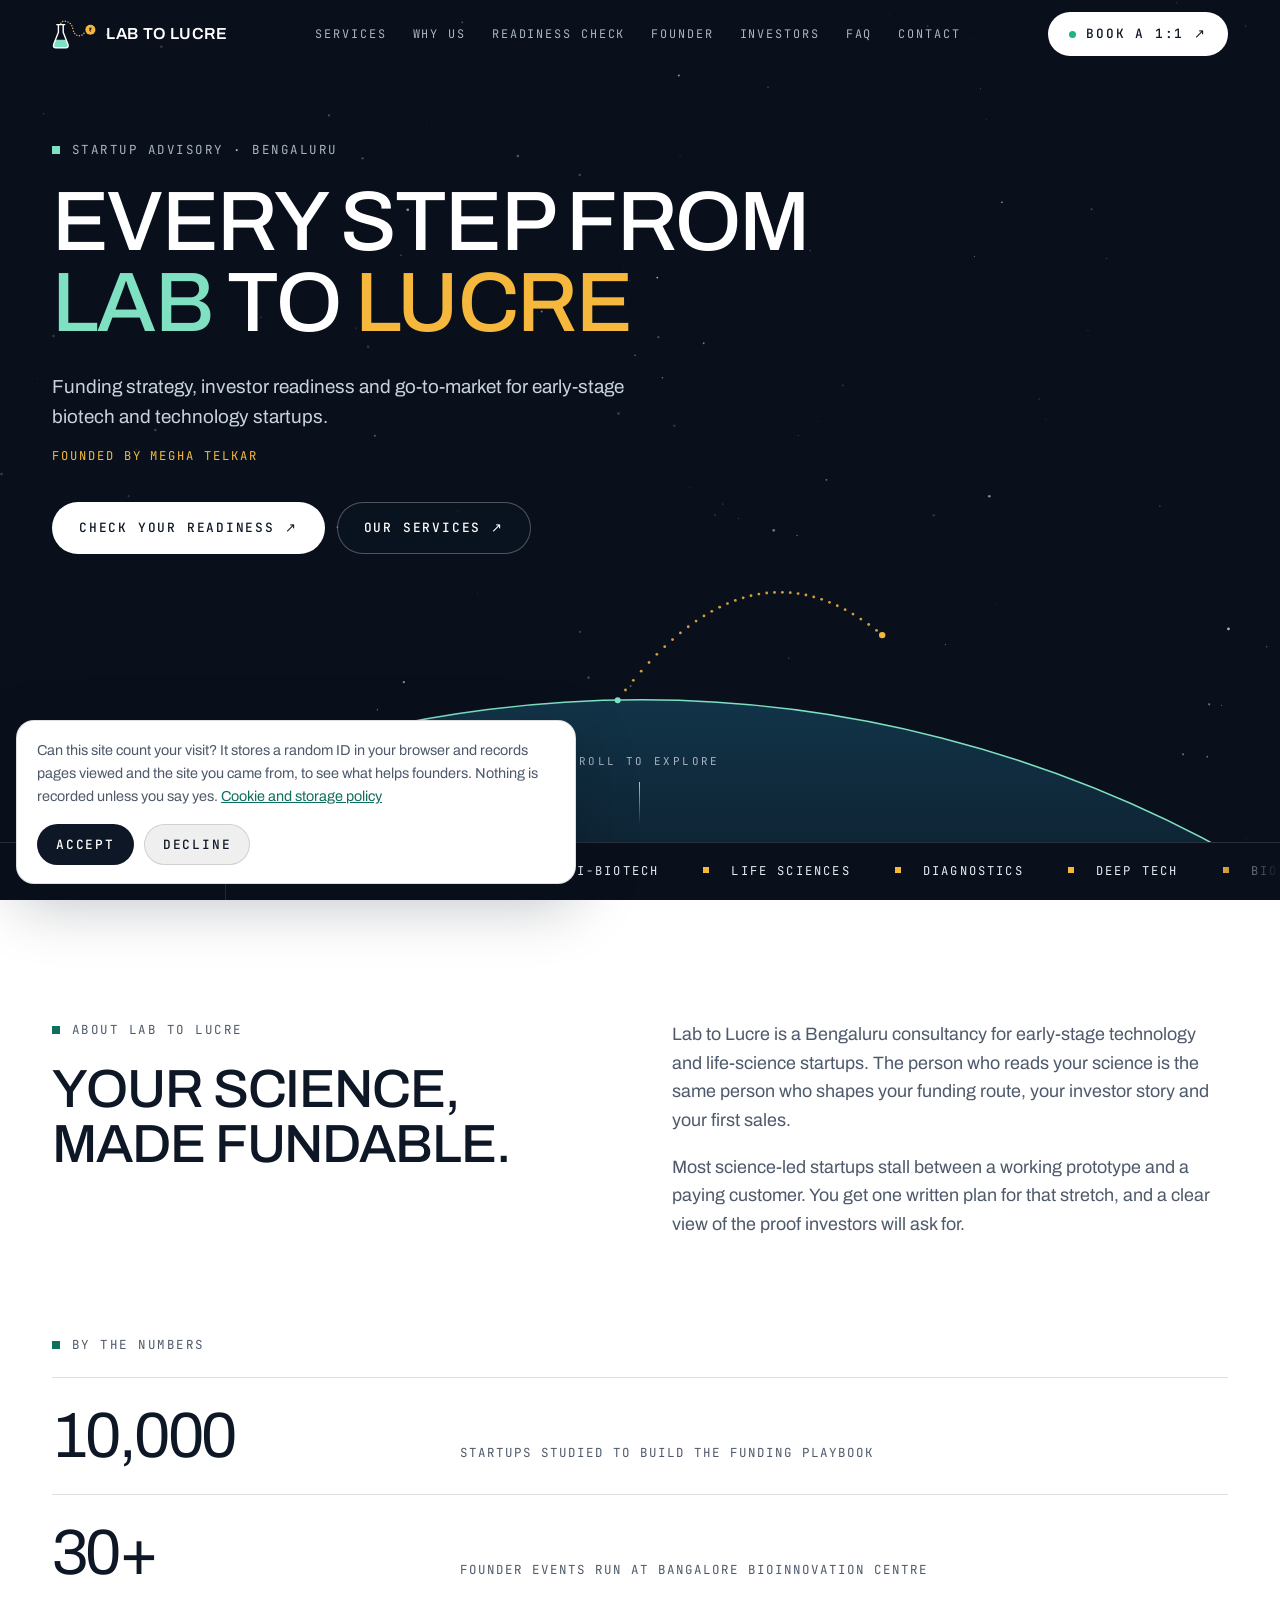
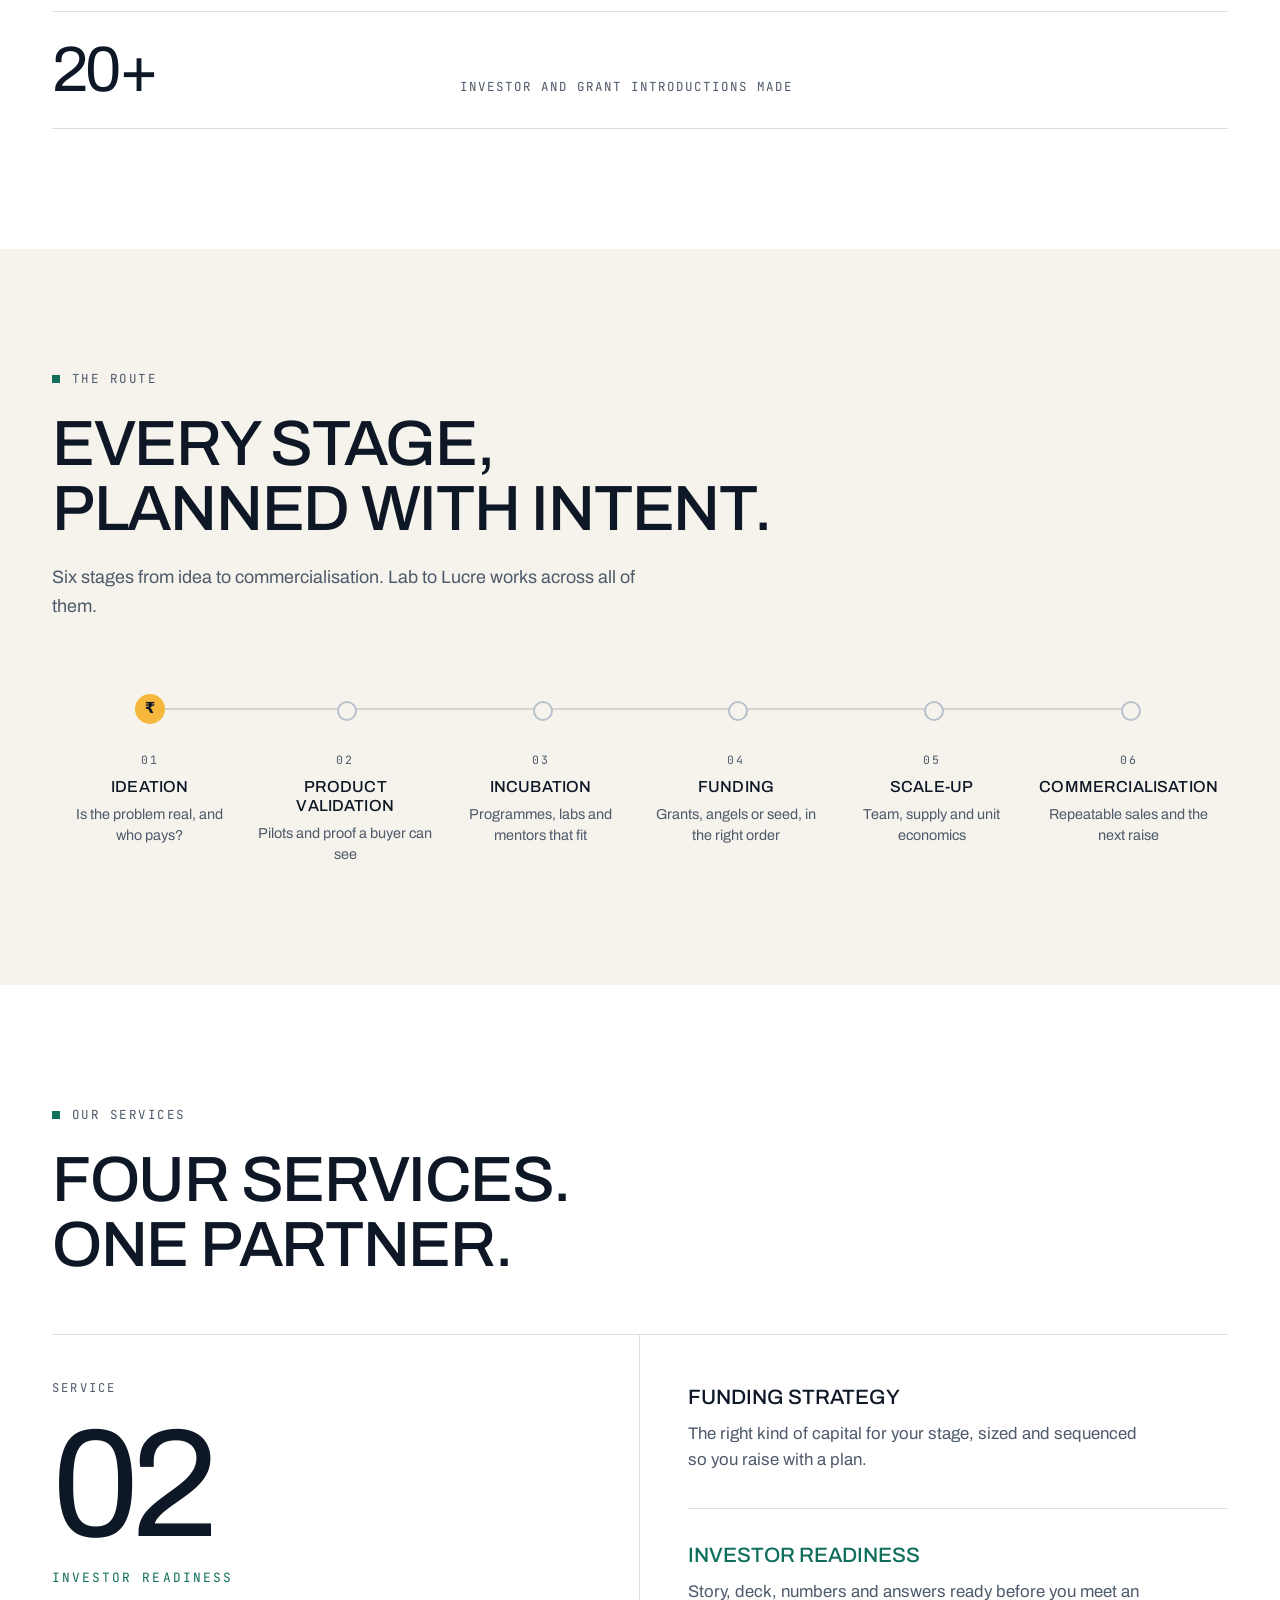
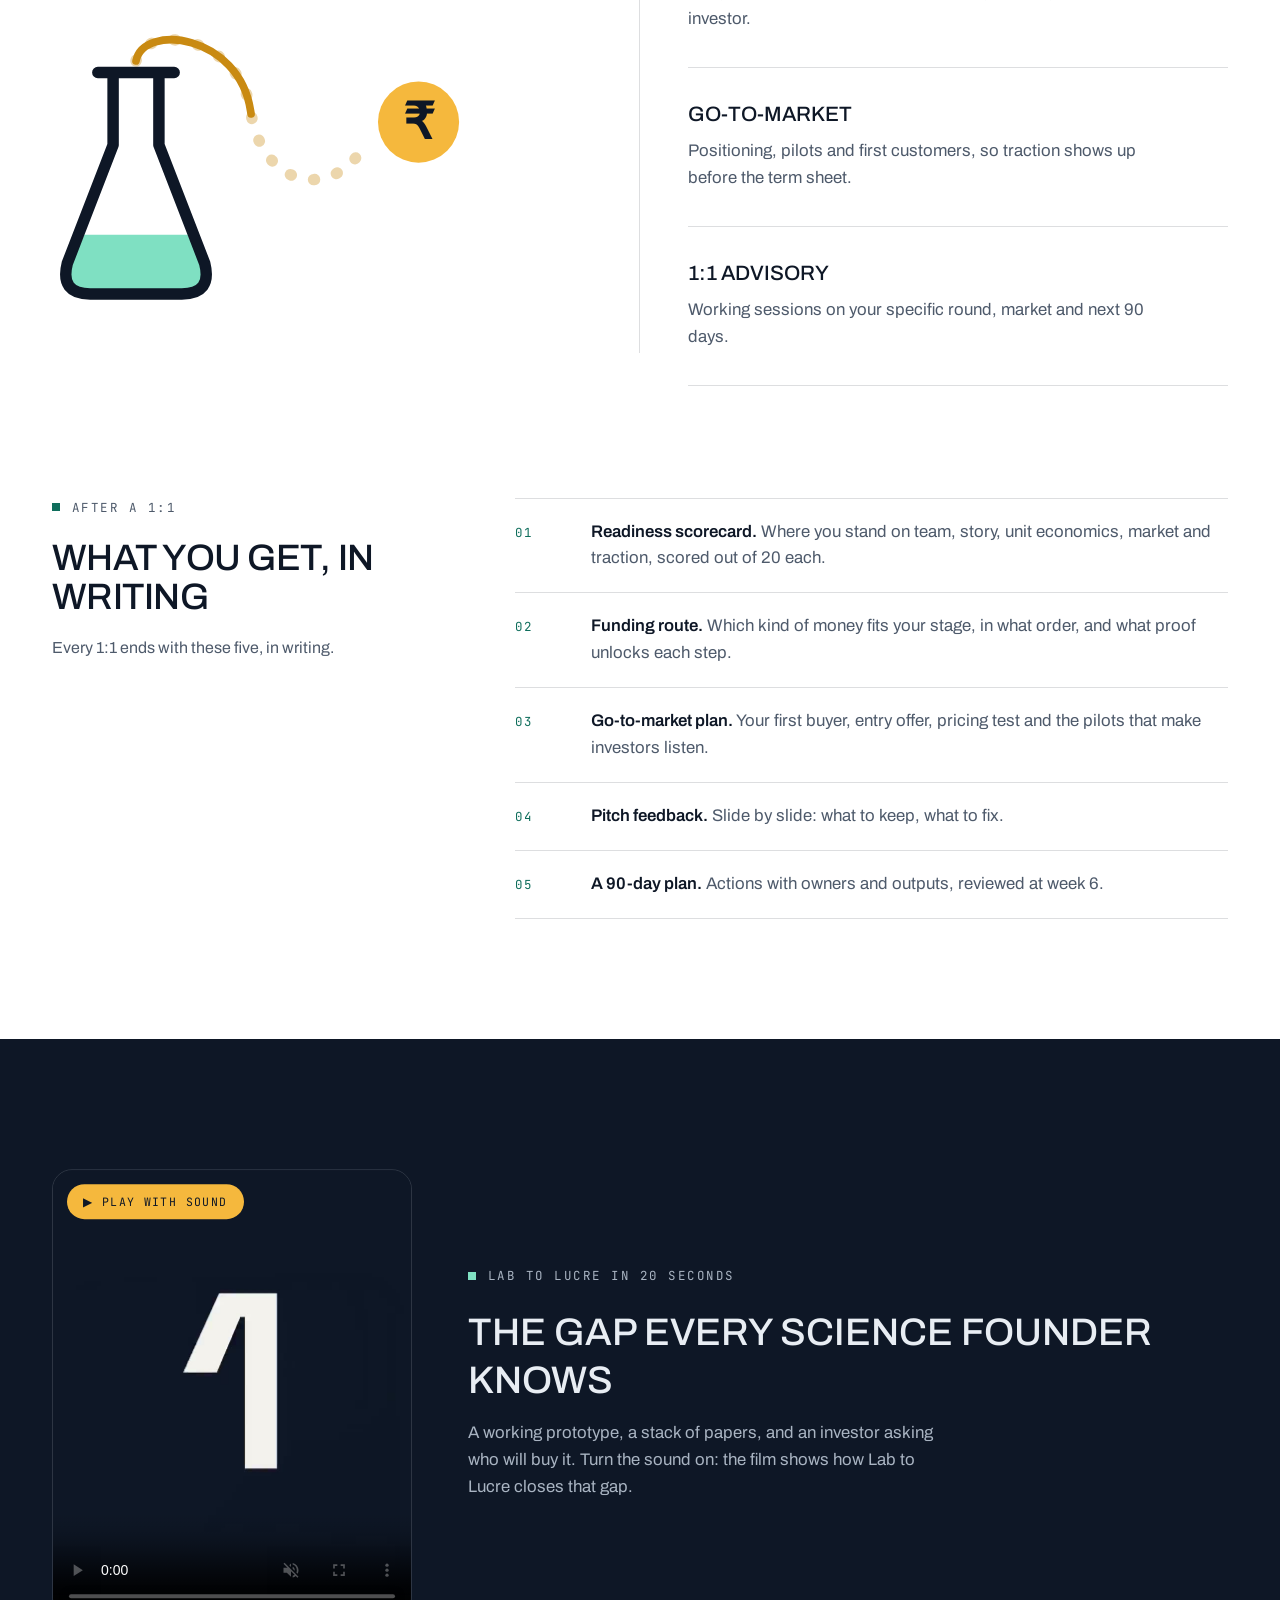
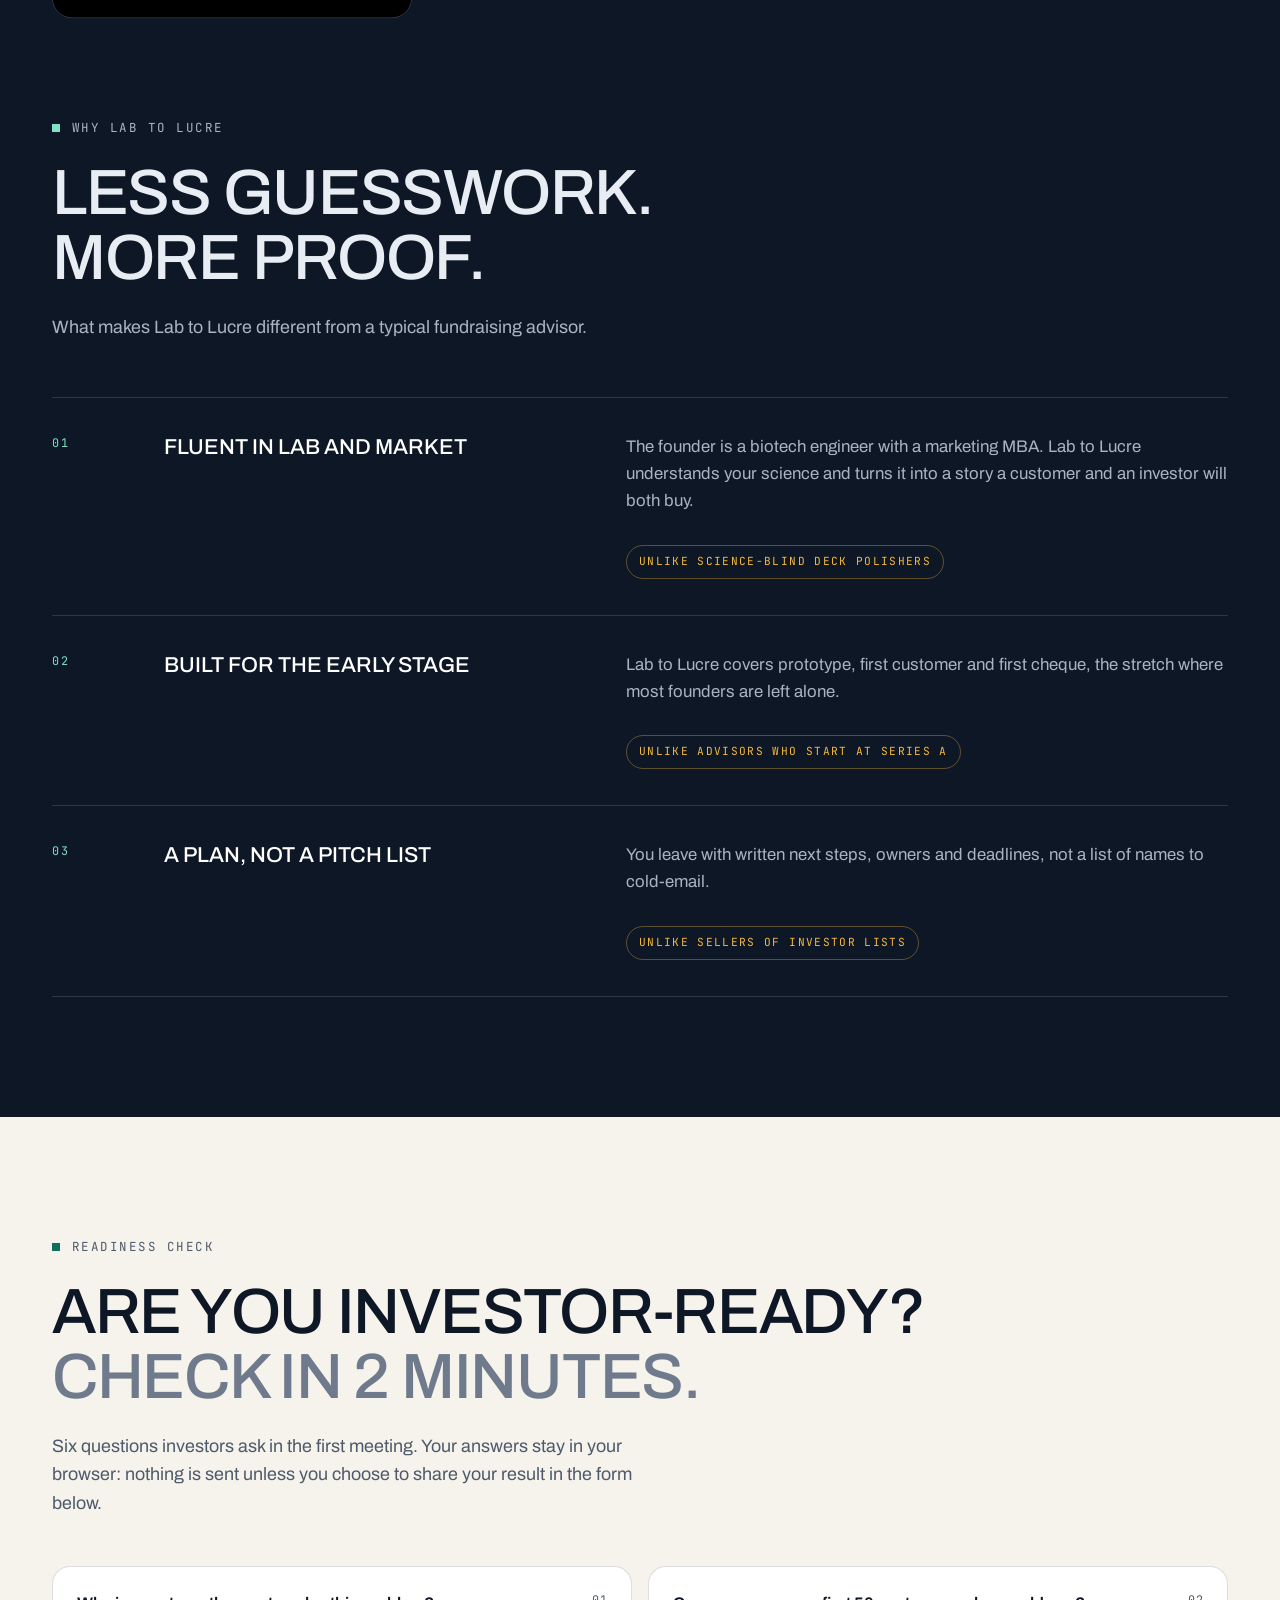
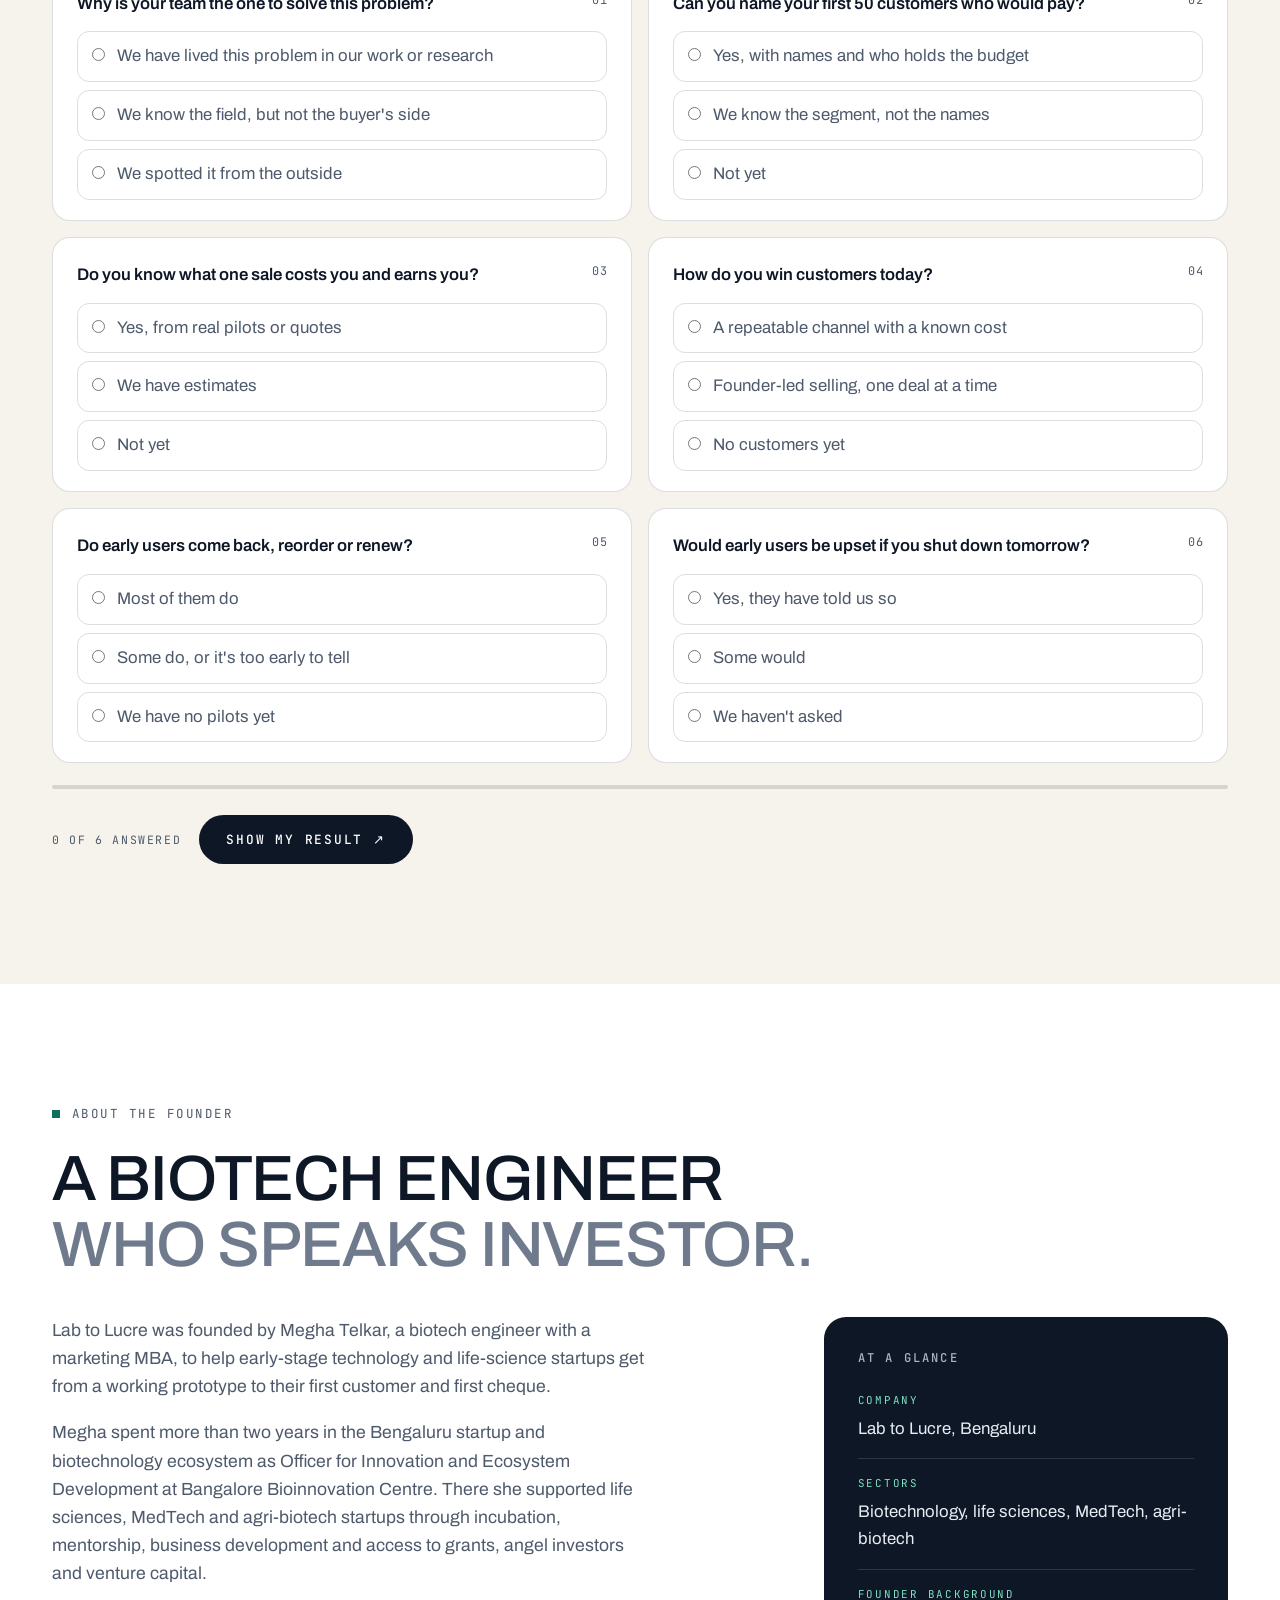
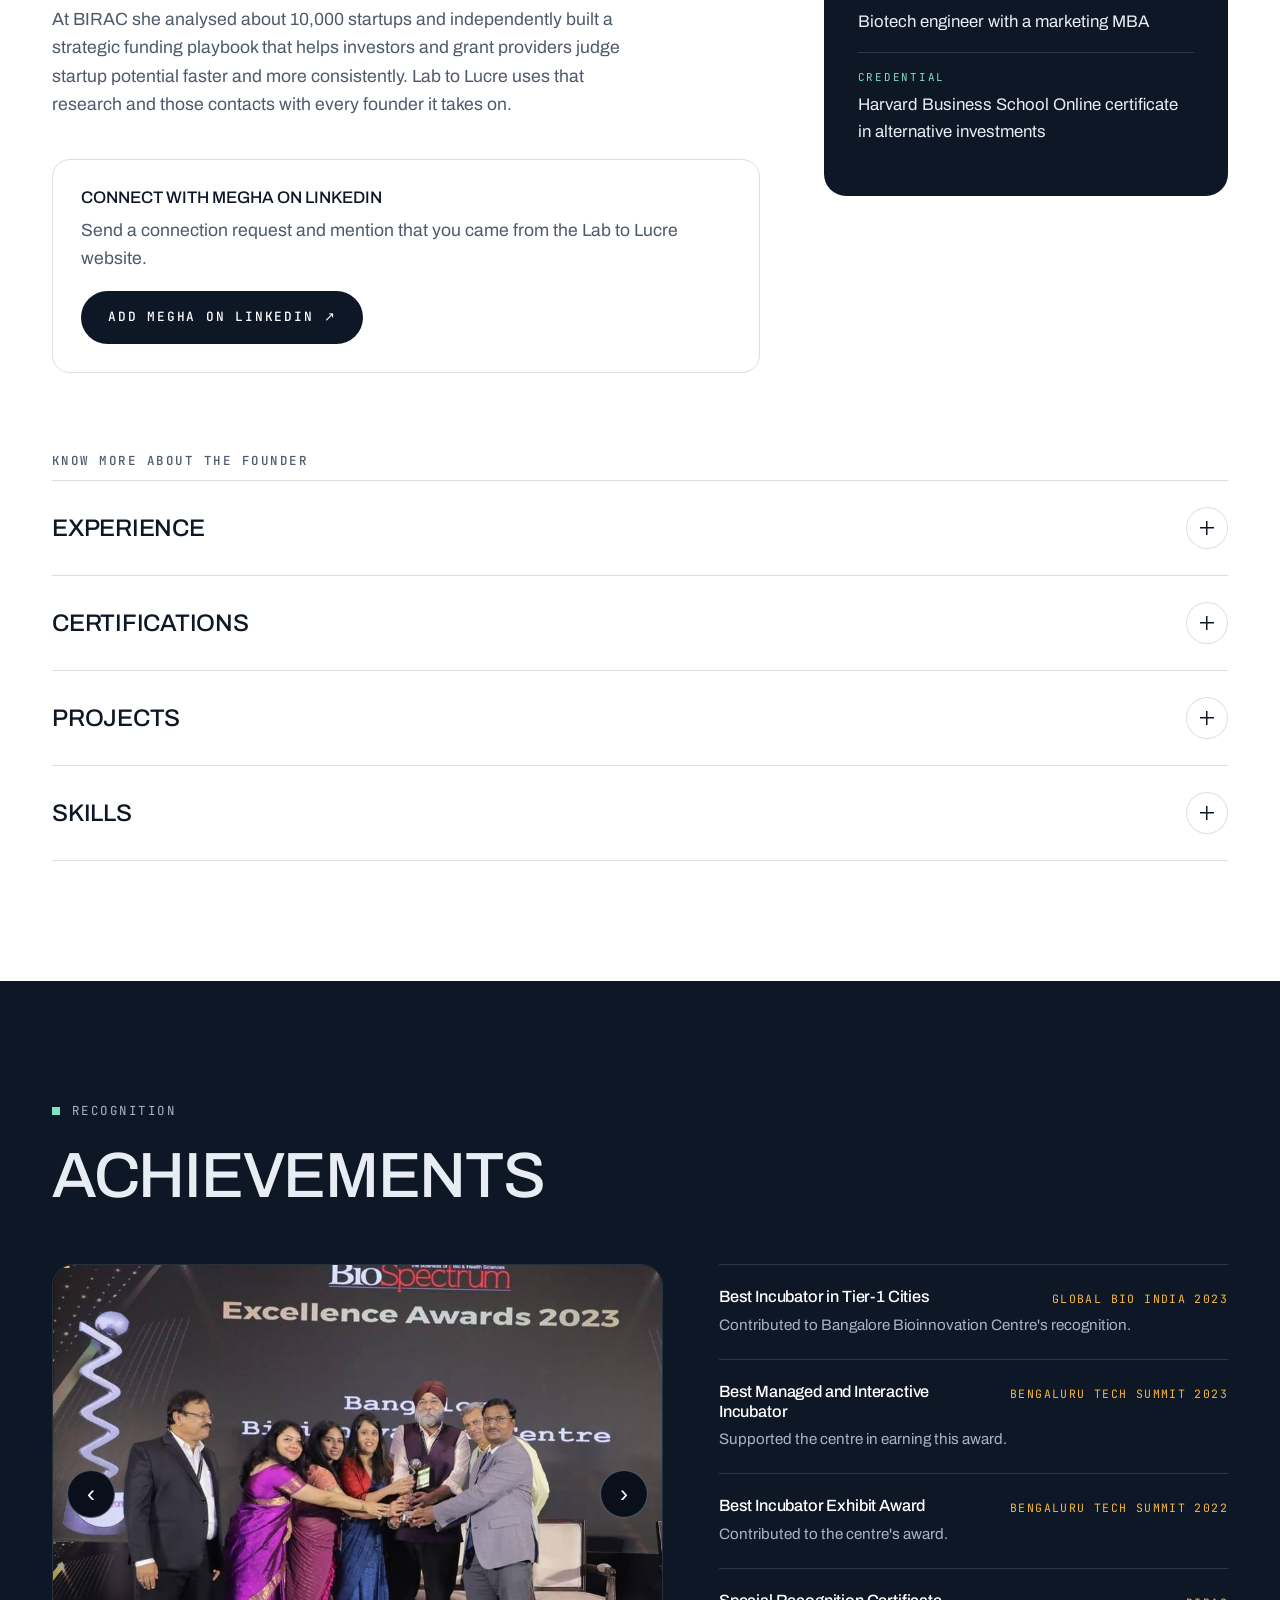
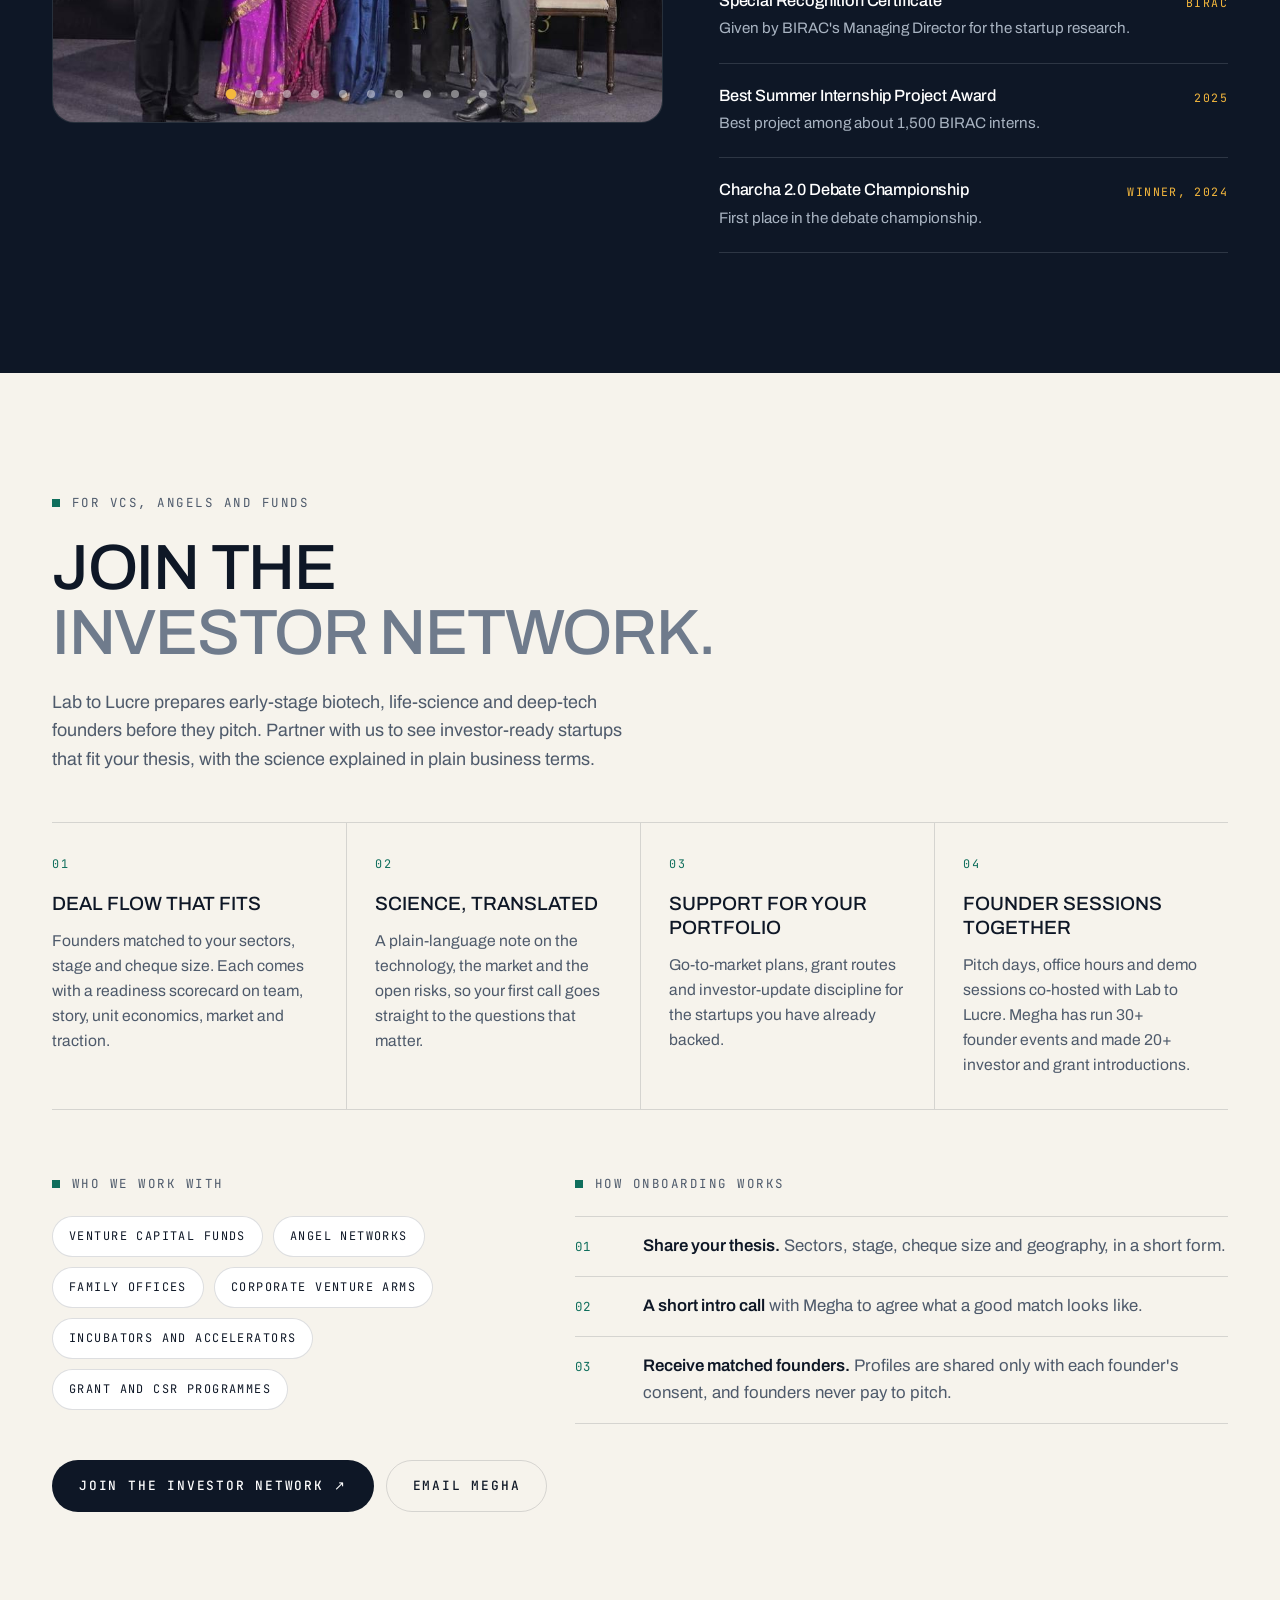
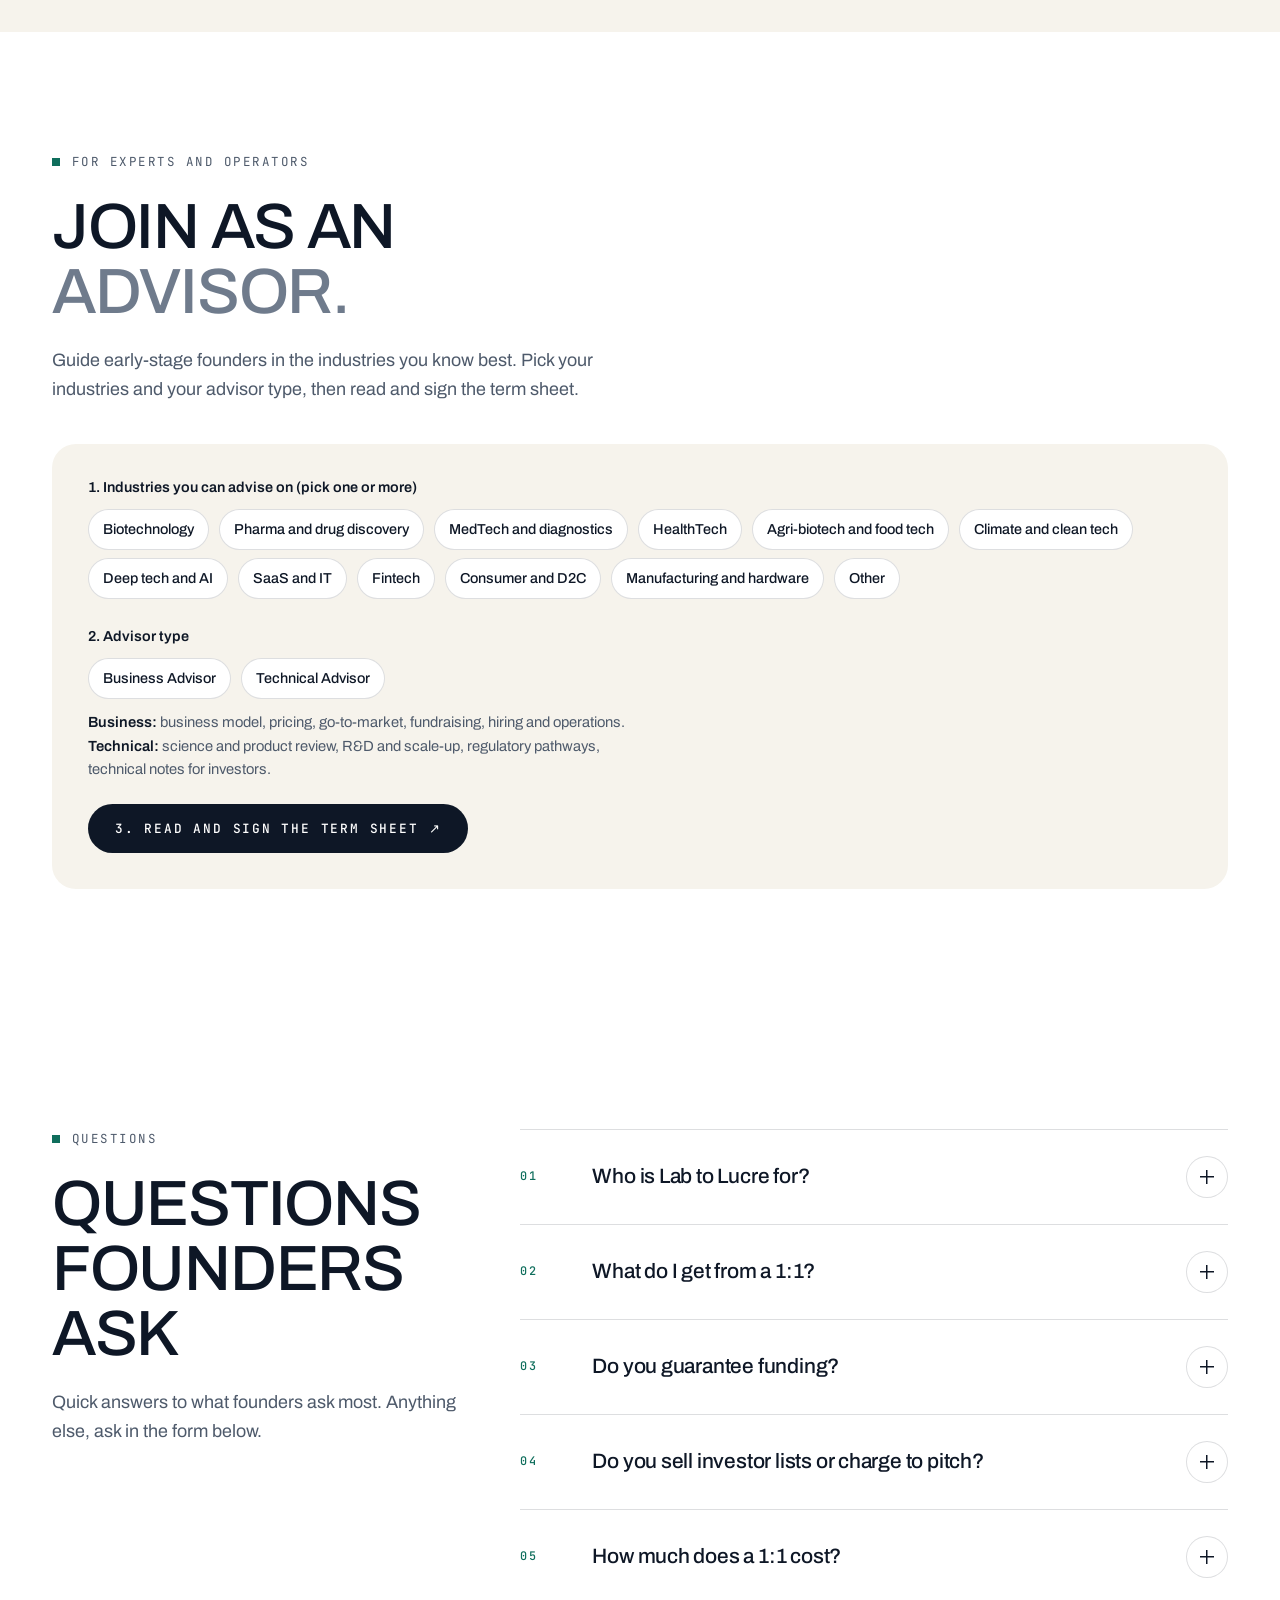
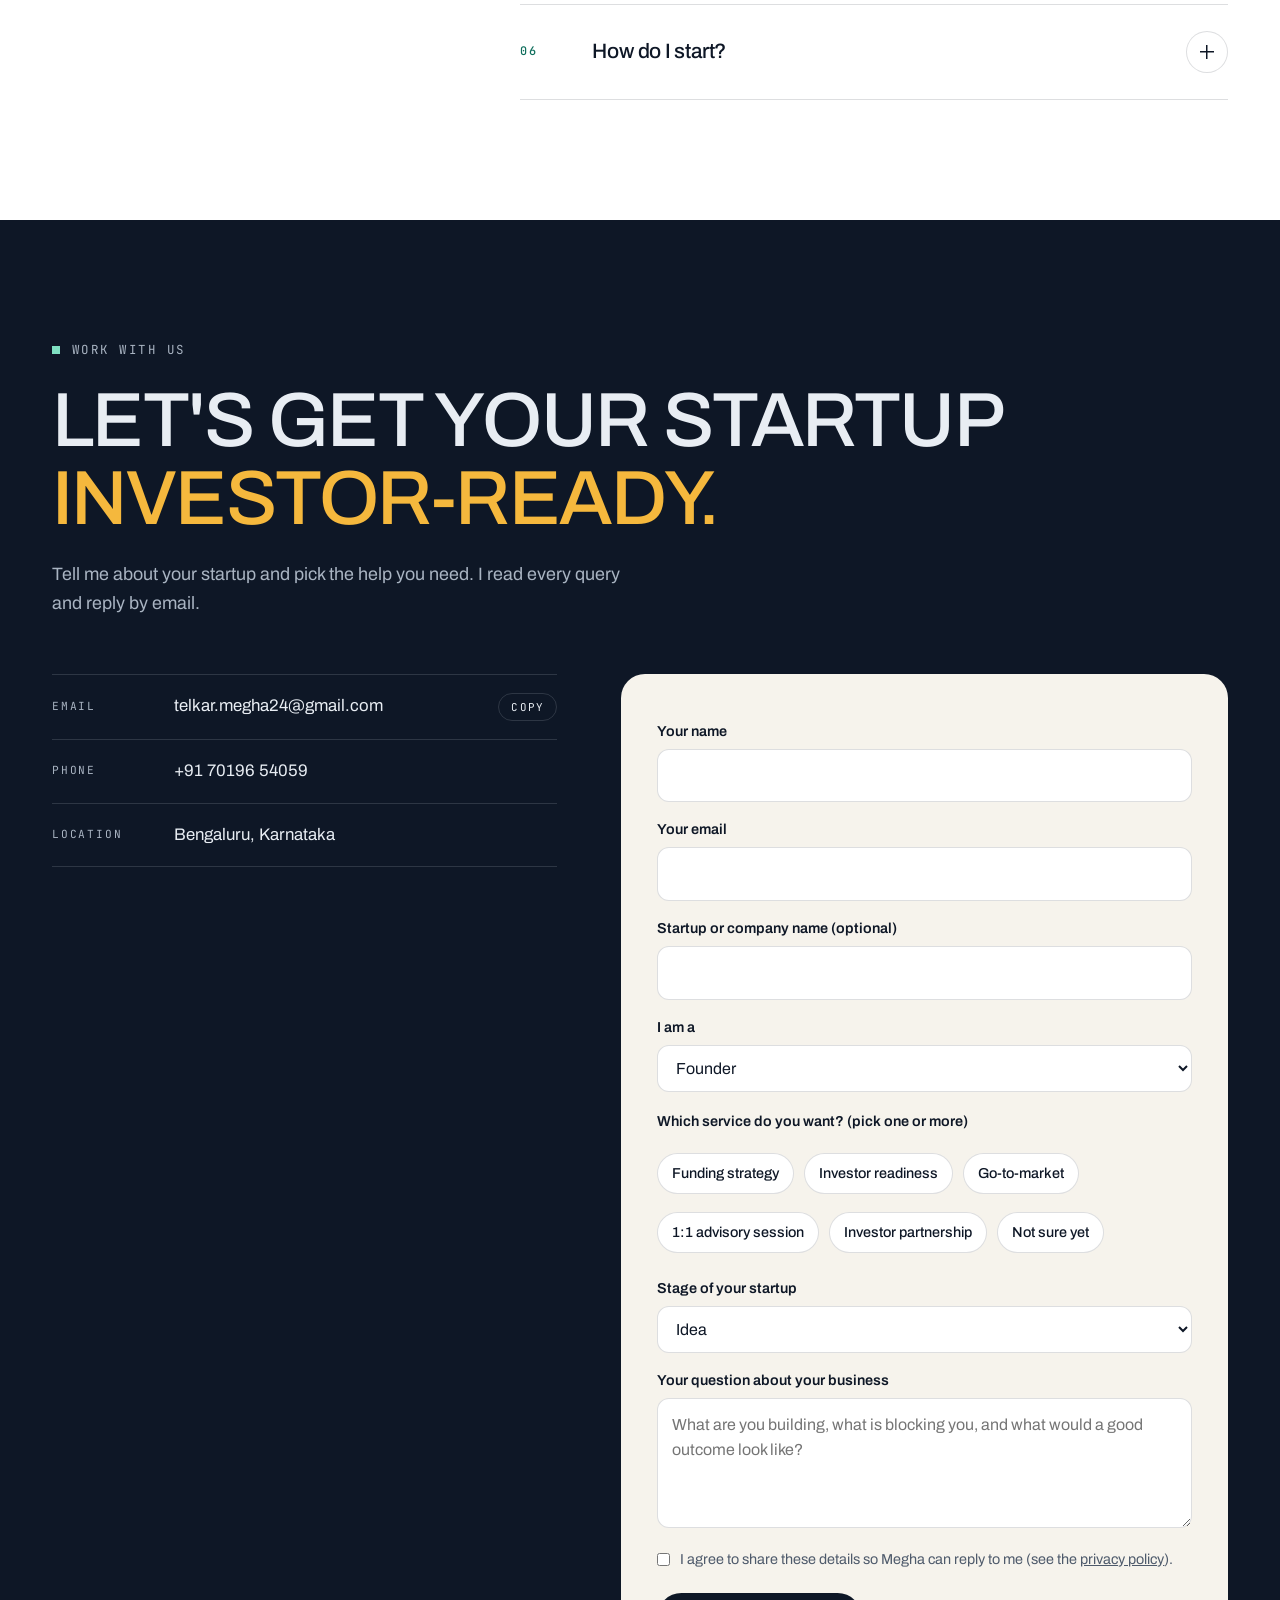
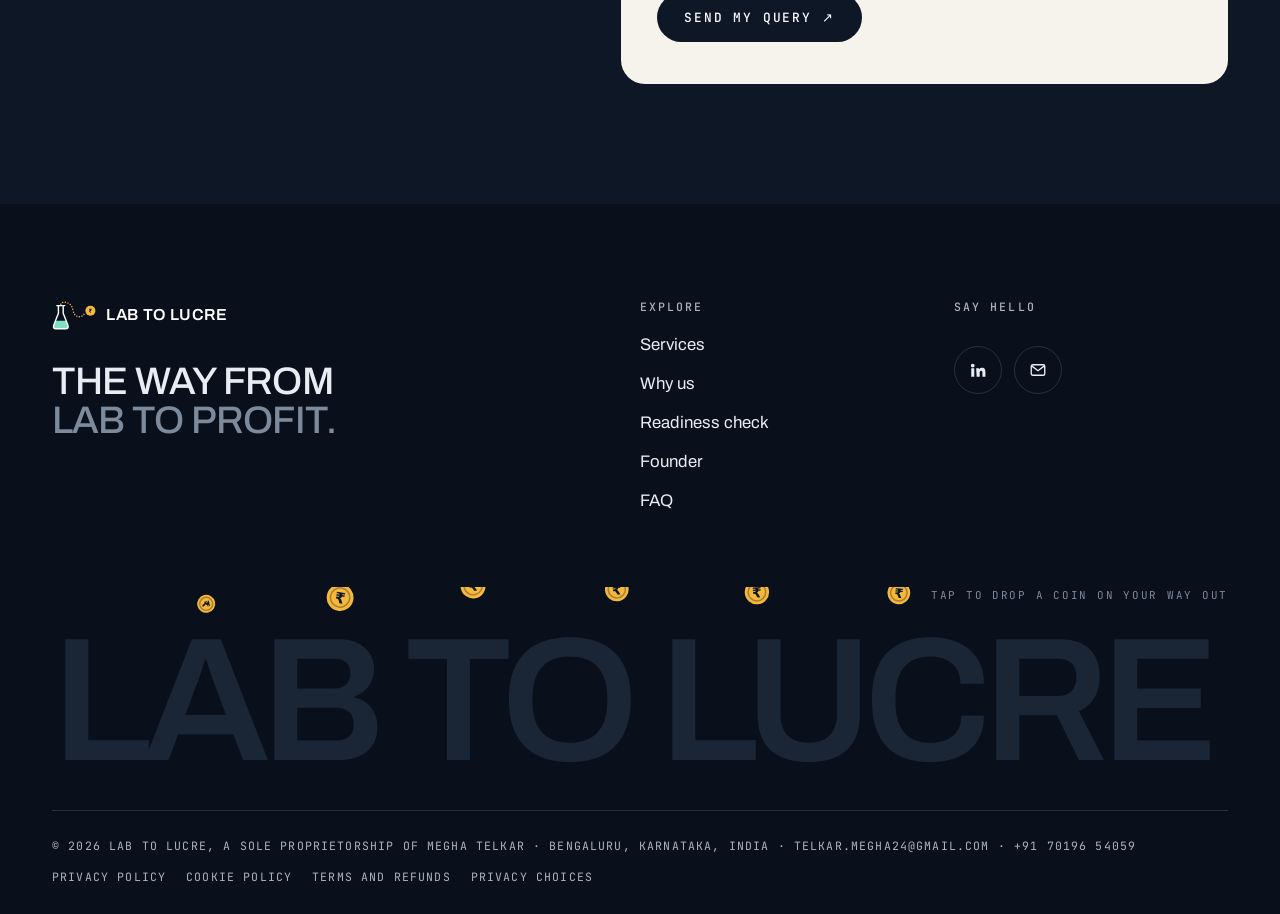
<file: index.html>
<!DOCTYPE html>
<html lang="en">
<head>
<meta charset="UTF-8">
<meta name="viewport" content="width=device-width, initial-scale=1">
<meta http-equiv="Content-Security-Policy" content="default-src 'self'; script-src 'self' 'unsafe-inline'; style-src 'self' 'unsafe-inline'; font-src 'self'; img-src 'self' data:; media-src 'self' data: blob:; connect-src https://script.google.com https://script.googleusercontent.com; object-src 'none'; base-uri 'none'; form-action 'self' mailto:; upgrade-insecure-requests">
<meta name="referrer" content="strict-origin-when-cross-origin">
<meta http-equiv="X-Content-Type-Options" content="nosniff">
<meta http-equiv="Permissions-Policy" content="camera=(), microphone=(), geolocation=(), payment=()">
<title>Lab to Lucre | Startup funding strategy by Megha Telkar</title>
<meta name="description" content="Funding strategy, investor readiness and go-to-market for early-stage biotech, life-science and tech startups in India. A written plan in 5 working days.">
<meta name="author" content="Megha Telkar">
<meta name="robots" content="index, follow">
<meta name="theme-color" content="#0E1726">
<link rel="canonical" href="https://meghatelkar.github.io/megha-portfolio/">
<link rel="icon" href="favicon.svg" type="image/svg+xml">
<link rel="icon" href="favicon-32.png" sizes="32x32" type="image/png">
<link rel="apple-touch-icon" href="apple-touch-icon.png">
<meta property="og:type" content="website">
<meta property="og:url" content="https://meghatelkar.github.io/megha-portfolio/">
<meta property="og:site_name" content="Lab to Lucre">
<meta property="og:image" content="https://meghatelkar.github.io/megha-portfolio/og-image.png">
<meta property="og:image:width" content="1200">
<meta property="og:image:height" content="630">
<meta property="og:image:alt" content="Lab to Lucre logo: a lab flask with a dotted route to a rupee coin">
<meta property="og:title" content="Lab to Lucre | The way from lab to profit">
<meta property="og:description" content="Funding strategy, investor readiness and go-to-market for early-stage biotech and technology startups. Founded by Megha Telkar, Bengaluru.">
<meta property="og:locale" content="en_IN">
<meta name="twitter:card" content="summary_large_image">
<meta name="twitter:image" content="https://meghatelkar.github.io/megha-portfolio/og-image.png">
<meta name="twitter:title" content="Lab to Lucre | The way from lab to profit">
<meta name="twitter:description" content="Funding strategy, investor readiness and go-to-market for early-stage biotech and technology startups.">
<script type="application/ld+json">{"@context": "https://schema.org", "@graph": [{"@type": "ProfessionalService", "@id": "https://meghatelkar.github.io/megha-portfolio/#company", "name": "Lab to Lucre", "url": "https://meghatelkar.github.io/megha-portfolio/", "logo": "https://meghatelkar.github.io/megha-portfolio/icon-512.png", "image": "https://meghatelkar.github.io/megha-portfolio/og-image.png", "slogan": "The way from lab to profit", "description": "Consulting for early-stage technology and life-science startups: funding strategy, investor readiness, go-to-market and 1:1 advisory.", "areaServed": "IN", "email": "telkar.megha24@gmail.com", "telephone": "+91-70196-54059", "address": {"@type": "PostalAddress", "addressLocality": "Bengaluru", "addressRegion": "Karnataka", "addressCountry": "IN"}, "founder": {"@id": "https://meghatelkar.github.io/megha-portfolio/#megha"}, "knowsAbout": ["Startup funding", "Investor readiness", "Go-to-market strategy", "Biotechnology", "Life sciences", "MedTech"], "hasOfferCatalog": {"@type": "OfferCatalog", "name": "Services", "itemListElement": [{"@type": "Offer", "itemOffered": {"@type": "Service", "name": "Funding strategy"}}, {"@type": "Offer", "itemOffered": {"@type": "Service", "name": "Investor readiness"}}, {"@type": "Offer", "itemOffered": {"@type": "Service", "name": "Go-to-market strategy"}}, {"@type": "Offer", "itemOffered": {"@type": "Service", "name": "1:1 advisory session"}}]}}, {"@type": "Person", "@id": "https://meghatelkar.github.io/megha-portfolio/#megha", "name": "Megha Telkar", "jobTitle": "Founder, Lab to Lucre", "worksFor": {"@id": "https://meghatelkar.github.io/megha-portfolio/#company"}, "url": "https://meghatelkar.github.io/megha-portfolio/#about", "sameAs": ["https://www.linkedin.com/in/megha-telkar-286a5b22a/"], "alumniOf": [{"@type": "CollegeOrUniversity", "name": "Christ (Deemed to be University)"}, {"@type": "CollegeOrUniversity", "name": "R.V. College of Engineering"}], "hasCredential": [{"@type": "EducationalOccupationalCredential", "name": "Introduction to Alternative Investments, Harvard Business School Online"}]}, {"@type": "FAQPage", "mainEntity": [{"@type": "Question", "name": "Who is Lab to Lucre for?", "acceptedAnswer": {"@type": "Answer", "text": "Early-stage founders in biotech, life sciences, MedTech, agri-biotech and other technology startups, from a working prototype to the first raise."}}, {"@type": "Question", "name": "What do I get from a 1:1?", "acceptedAnswer": {"@type": "Answer", "text": "A written readiness report within 5 working days and a 90-day plan covering your funding route, investor story and go-to-market."}}, {"@type": "Question", "name": "Do you guarantee funding?", "acceptedAnswer": {"@type": "Answer", "text": "No. Investors make their own decisions, and anyone who guarantees funding should be a red flag. Lab to Lucre gets you ready and shows you the right route."}}, {"@type": "Question", "name": "Do you sell investor lists or charge to pitch?", "acceptedAnswer": {"@type": "Answer", "text": "No. What you get is the written report and the 90-day plan."}}, {"@type": "Question", "name": "How do I start?", "acceptedAnswer": {"@type": "Answer", "text": "Fill in the form below with your stage and question. Megha reads every query and replies by email."}}]}]}</script>
<script>document.documentElement.classList.add('js');</script>
<link rel="preload" href="assets/fonts/archivo-latin-500-normal.woff2" as="font" type="font/woff2" crossorigin>
<style>
@font-face{font-family:'Archivo';font-weight:400;font-display:swap;src:url(assets/fonts/archivo-latin-400-normal.woff2) format('woff2')}
@font-face{font-family:'Archivo';font-weight:500;font-display:swap;src:url(assets/fonts/archivo-latin-500-normal.woff2) format('woff2')}
@font-face{font-family:'Archivo';font-weight:600;font-display:swap;src:url(assets/fonts/archivo-latin-600-normal.woff2) format('woff2')}
@font-face{font-family:'Archivo';font-weight:700;font-display:swap;src:url(assets/fonts/archivo-latin-700-normal.woff2) format('woff2')}
@font-face{font-family:'JetBrains Mono';font-weight:400;font-display:swap;src:url(assets/fonts/jetbrains-mono-latin-400-normal.woff2) format('woff2')}
@font-face{font-family:'JetBrains Mono';font-weight:500;font-display:swap;src:url(assets/fonts/jetbrains-mono-latin-500-normal.woff2) format('woff2')}
:root{
  --navy:#0E1726; --night:#09101C; --deep:#0B1422; --paper:#F6F3EC; --white:#fff;
  --mint:#7FE0C2; --gold:#F5B83D; --teal:#0F6E5C;
  --text:#0E1726; --muted:#4E5A6B; --dmuted:#A9B4C2; --dtext:#E8EDF3;
  --line:rgba(14,23,38,.14); --dline:rgba(232,237,243,.14);
  --display:'Archivo',system-ui,-apple-system,'Segoe UI',Roboto,sans-serif;
  --mono:'JetBrains Mono',ui-monospace,SFMono-Regular,Menlo,Consolas,monospace;
  --ease:cubic-bezier(.2,.7,.2,1);
}
*{box-sizing:border-box;margin:0;padding:0}
html{scroll-behavior:smooth;scroll-padding-top:84px;-webkit-text-size-adjust:100%}
body{font-family:var(--display);color:var(--text);background:var(--white);line-height:1.6;font-size:1.05rem;overflow-x:hidden}
a{color:inherit}
img,video{max-width:100%;display:block}
:focus-visible{outline:3px solid var(--mint);outline-offset:3px;border-radius:4px}
.wrap{max-width:1240px;margin:0 auto;padding:0 32px}
@media (max-width:640px){.wrap{padding:0 20px}}
.skip{position:absolute;left:-9999px;top:8px;z-index:100;background:var(--gold);color:var(--navy);padding:10px 16px;border-radius:8px;font-weight:600}
.skip:focus{left:8px}
.progress{position:fixed;top:0;left:0;right:0;height:2px;background:linear-gradient(90deg,var(--mint),var(--gold));transform-origin:0 50%;transform:scaleX(0);z-index:70}

/* type system */
h1,h2,h3{font-family:var(--display);font-weight:500;line-height:1.02;letter-spacing:-.02em;text-transform:uppercase}
h2{font-size:clamp(2.1rem,5vw,4rem);margin-bottom:22px}
h3{font-size:1.15rem;letter-spacing:0;line-height:1.25}
.eyebrow{font-family:var(--mono);font-size:.78rem;letter-spacing:.2em;text-transform:uppercase;color:var(--muted);display:flex;align-items:center;gap:12px;margin-bottom:22px}
.eyebrow::before{content:"";width:8px;height:8px;background:var(--teal);flex:none}
.dark .eyebrow,.hero .eyebrow{color:var(--dmuted)}
.dark .eyebrow::before,.hero .eyebrow::before{background:var(--mint)}
.lead{max-width:60ch;color:var(--muted);font-size:1.12rem}
.dark .lead{color:var(--dmuted)}
.muted-2{color:#6F7B8C}
.dark .muted-2{color:#8794A6}
section{padding:120px 0;position:relative}
@media (max-width:860px){section{padding:84px 0}}
.dark{background:var(--navy);color:var(--dtext)}
.paper{background:var(--paper)}
.ln{display:block;overflow:hidden;padding-bottom:.06em;margin-bottom:-.06em}
.ln>span{display:block}
.mint{color:var(--mint)} .gold{color:var(--gold)}

/* buttons */
.btn{display:inline-flex;align-items:center;gap:10px;padding:15px 26px;border-radius:999px;font-family:var(--mono);font-size:.8rem;letter-spacing:.14em;text-transform:uppercase;font-weight:500;text-decoration:none;border:1px solid transparent;cursor:pointer;}
.btn-solid{background:var(--white);color:var(--navy)}
.btn-solid:hover{background:var(--gold)}
.btn-gold{background:var(--gold);color:var(--navy)}
.btn-gold:hover{background:var(--white)}
.btn-ghost{border-color:rgba(232,237,243,.3);color:var(--white);background:rgba(14,23,38,.35)}
.btn-ghost:hover{border-color:var(--mint);color:var(--mint)}
.btn-ink{background:var(--navy);color:var(--white)}
.btn-ink:hover{background:var(--teal)}
.btn-line{border-color:var(--line);color:var(--navy)}
.btn-line:hover{border-color:var(--navy)}
.btns{display:flex;flex-wrap:wrap;gap:12px;margin-top:36px}

/* header */
header{position:fixed;top:0;left:0;right:0;z-index:60;color:var(--white);transition:background .35s,box-shadow .35s}
.newsbar{border-bottom:1px solid var(--dline);font-family:var(--mono);font-size:.72rem;letter-spacing:.14em;text-transform:uppercase;overflow:hidden;max-height:40px;transition:max-height .35s var(--ease),opacity .25s}
.newsbar .wrap{display:flex;justify-content:space-between;gap:20px;align-items:center;height:36px}
.newsbar a{text-decoration:none}
.newsbar a:hover{color:var(--gold)}
.newsbar b{color:var(--dmuted);font-weight:500}
.newsbar .right{display:flex;gap:14px;color:var(--dmuted)}
header.scrolled{background:var(--night);box-shadow:0 1px 0 var(--dline)}
header.scrolled .newsbar{max-height:0;opacity:0;border-color:transparent}
nav.main{display:flex;align-items:center;justify-content:space-between;height:68px;gap:20px}
.logo{display:flex;align-items:center;gap:10px;text-decoration:none;color:var(--white);font-weight:600;letter-spacing:.04em;text-transform:uppercase;font-size:1rem;flex:none}
.logo .mark{width:44px;height:auto;color:var(--white)}
.links{display:flex;gap:26px;list-style:none;font-family:var(--mono);font-size:.74rem;letter-spacing:.16em;text-transform:uppercase}
.links a{text-decoration:none;color:var(--dmuted);padding:6px 0;position:relative}
.links a::after{content:"";position:absolute;left:0;right:0;bottom:0;height:1px;background:var(--mint);display:none}
.links a:hover,.links a.active{color:var(--white)}
.links a.active::after{display:block}
.nav-cta{padding:11px 20px}
.burger{display:none;background:none;border:1px solid var(--dline);color:var(--white);border-radius:999px;width:44px;height:44px;font-size:1.2rem;cursor:pointer}
@media (max-width:1020px){
  .links{display:none;position:absolute;top:100%;left:0;right:0;flex-direction:column;gap:0;background:var(--night);padding:8px 20px 20px;border-bottom:1px solid var(--dline)}
  .links.show{display:flex}
  .links a{display:block;padding:14px 0;border-bottom:1px solid var(--dline)}
  .links a::after{display:none}
  .burger{display:block}
  .newsbar .right{display:none}
}
.btn{white-space:nowrap}
@media (max-width:520px){.nav-cta{padding:10px 14px;letter-spacing:.06em;font-size:.7rem}.nav-cta .ar,.nav-cta .live{display:none}.logo span{font-size:.88rem}.logo .mark{width:36px}}

/* hero */
.hero{background:var(--night);color:var(--white);min-height:100vh;min-height:100svh;padding:140px 0 0;display:flex;flex-direction:column;overflow:hidden;isolation:isolate}
.hero-fx{position:absolute;inset:0;width:100%;height:100%;z-index:-1}
.hero .wrap{width:100%}
.hero h1{font-size:clamp(2.6rem,6.6vw,5.6rem);line-height:.96;font-weight:500}
.hero .sub{margin-top:28px;max-width:52ch;color:#C9D3DD;font-size:clamp(1.02rem,1.6vw,1.18rem)}
.hero .byline{margin-top:14px;font-family:var(--mono);font-size:.76rem;letter-spacing:.16em;text-transform:uppercase;color:var(--gold)}
.cue{margin:auto auto 0;padding:110px 0 18px;font-family:var(--mono);font-size:.68rem;letter-spacing:.22em;text-transform:uppercase;color:var(--dmuted);display:flex;flex-direction:column;align-items:center;gap:12px}
.cue i{display:block;width:1px;height:42px;background:linear-gradient(var(--mint),transparent);transform-origin:top;animation:cue 2.2s var(--ease) infinite}
@keyframes cue{0%{transform:scaleY(0)}50%{transform:scaleY(1)}100%{transform:scaleY(1);opacity:0}}
.ticker{border-top:1px solid var(--dline);background:var(--night);display:flex;align-items:center;height:58px;font-family:var(--mono);font-size:.76rem;letter-spacing:.18em;text-transform:uppercase}
.ticker .lbl{flex:none;padding:0 28px 0 32px;color:var(--dmuted);border-right:1px solid var(--dline);height:100%;display:flex;align-items:center}
.ticker .vp{overflow:hidden;flex:1;-webkit-mask:linear-gradient(90deg,transparent,#000 6%,#000 94%,transparent);mask:linear-gradient(90deg,transparent,#000 6%,#000 94%,transparent)}
.ticker .tr{display:flex;width:max-content;animation:tick 38s linear infinite}
.ticker .tr span{padding:0 22px;white-space:nowrap;color:var(--dtext)}
.ticker .tr span::before{content:"";display:inline-block;width:6px;height:6px;background:var(--gold);margin-right:22px;vertical-align:middle;transform:translateY(-1px)}
@keyframes tick{to{transform:translateX(-50%)}}
@media (max-width:640px){.ticker .lbl{display:none}}

/* about company */
.split h2{font-size:clamp(2rem,4.2vw,3.5rem)}
.split{display:grid;grid-template-columns:1fr 1fr;gap:64px;align-items:start}
.split .copy p+p{margin-top:18px}
.split .copy p{color:var(--muted);font-size:1.12rem;max-width:56ch}
@media (max-width:860px){.split{grid-template-columns:1fr;gap:28px}}

/* numbers */
.nums{border-top:1px solid var(--line);margin-top:56px}
.num{border-bottom:1px solid var(--line);padding:26px 0;display:grid;grid-template-columns:minmax(200px,1fr) 2fr;gap:24px;align-items:baseline}
.num span{font-family:var(--mono);font-size:.78rem;letter-spacing:.16em;text-transform:uppercase;color:var(--muted);order:2}
.num b{font-weight:400;font-size:clamp(2.6rem,5vw,4.2rem);letter-spacing:-.04em;line-height:1;font-variant-numeric:tabular-nums;order:1}
@media (max-width:640px){.num{grid-template-columns:1fr;gap:6px}}


/* journey route */
.route{position:relative;margin-top:72px;--p:1}
.stages{list-style:none;display:grid;grid-template-columns:repeat(6,1fr);position:relative;counter-reset:st}
.stages::before,.stages::after{content:"";position:absolute;left:8.333%;top:15px;height:2px;border-radius:2px}
.stages::before{right:8.333%;background:var(--line)}
.stages::after{width:calc(83.333% * var(--p));background:linear-gradient(90deg,var(--teal),var(--gold))}
.stages li{position:relative;text-align:center;padding:58px 10px 0;counter-increment:st}
.stages li::before{content:"";position:absolute;left:50%;top:8px;width:16px;height:16px;margin-left:-8px;border-radius:50%;background:var(--paper);border:2px solid #B9C1CC;transition:background .3s,border-color .3s,box-shadow .3s;z-index:1}
.stages li.lit::before{background:var(--teal);border-color:var(--teal)}
.stages li.end.lit::before{background:var(--gold);border-color:var(--gold)}
.stages .n{display:block;font-family:var(--mono);font-size:.72rem;letter-spacing:.16em;color:var(--muted);margin-bottom:8px}
.stages .n::before{content:counter(st,decimal-leading-zero)}
.stages b{display:block;font-weight:500;text-transform:uppercase;font-size:1rem;letter-spacing:.01em;line-height:1.2}
.stages small{display:block;margin-top:8px;color:var(--muted);font-size:.9rem;line-height:1.45}
.traveller{position:absolute;z-index:2;left:calc(8.333% + 83.333% * var(--p));top:1px;transform:translateX(-50%);width:30px;height:30px;border-radius:50%;background:var(--gold);color:var(--navy);font-weight:700;font-size:.95rem;display:grid;place-items:center;pointer-events:none}
@media (max-width:860px){
  .stages{grid-template-columns:1fr;gap:26px}
  .stages::before,.stages::after{left:15px;top:16px;width:2px;height:calc(100% - 32px)}
  .stages::before{right:auto}
  .stages::after{height:calc((100% - 32px) * var(--p))}
  .stages li{text-align:left;padding:0 0 0 54px}
  .stages li::before{left:15px;top:4px}
  .traveller{left:16px;top:calc(16px + (100% - 32px) * var(--p));transform:translate(-50%,-50%)}
}

/* services: sticky split */
.svc-split{display:grid;grid-template-columns:1fr 1fr;gap:0;border-top:1px solid var(--line);margin-top:56px}
.svc-panel{position:sticky;top:110px;align-self:start;padding:44px 48px 44px 0;border-right:1px solid var(--line);min-height:460px;display:flex;flex-direction:column}
.svc-panel .idx{font-family:var(--mono);font-size:.76rem;letter-spacing:.18em;text-transform:uppercase;color:var(--muted)}
.svc-panel .big{font-size:clamp(5rem,12vw,10rem);font-weight:400;letter-spacing:-.05em;line-height:.9;margin-top:18px;font-variant-numeric:tabular-nums}
.svc-panel .now{font-family:var(--mono);font-size:.8rem;letter-spacing:.16em;text-transform:uppercase;margin-top:14px;color:var(--teal);min-height:1.4em}
.svc-panel svg{width:100%;max-width:420px;margin-top:auto;padding-top:30px}
.svc-panel .rt{stroke-dasharray:.5 12}
.svc-list{padding:16px 0 16px 48px}
.svc{display:block;padding:34px 0;border-bottom:1px solid var(--line);position:relative}
.svc h3{transition:color .3s}
.svc.on h3{color:var(--teal)}
.svc h3{font-size:1.3rem;margin-bottom:10px}
.svc p{color:var(--muted);max-width:46ch}
@media (max-width:860px){.svc-split{grid-template-columns:1fr}.svc-panel{display:none}.svc-list{padding:0}}

.get{margin-top:96px;display:grid;grid-template-columns:4fr 7fr;gap:56px}
.get>ol{list-style:none;counter-reset:g;border-top:1px solid var(--line)}
.get>ol>li{counter-increment:g;display:grid;grid-template-columns:64px 1fr;gap:12px;padding:20px 0;border-bottom:1px solid var(--line);color:var(--muted)}
.get>ol>li::before{content:counter(g,decimal-leading-zero);font-family:var(--mono);font-size:.78rem;letter-spacing:.14em;color:var(--teal);padding-top:4px}
.get>ol>li b{color:var(--text);font-weight:600}
.steps{list-style:none;display:flex;flex-wrap:wrap;gap:10px;margin-top:28px}
.steps li{font-family:var(--mono);font-size:.74rem;letter-spacing:.12em;text-transform:uppercase;border:1px solid var(--line);border-radius:999px;padding:10px 16px;color:var(--muted);transition:background .4s,color .4s,border-color .4s}
.steps li.lit-step{background:var(--navy);color:var(--white);border-color:var(--navy)}
.slots{font-family:var(--mono);font-size:.74rem;letter-spacing:.12em;text-transform:uppercase;color:var(--teal);display:inline-flex;align-items:center;gap:8px}
.slots::before{content:"";width:8px;height:8px;border-radius:50%;background:#1FB386;}
.dark .slots{color:var(--mint)}
@keyframes ping{70%{box-shadow:0 0 0 10px rgba(31,179,134,0)}100%{box-shadow:0 0 0 0 rgba(31,179,134,0)}}
@media (max-width:860px){.get{grid-template-columns:1fr;gap:20px;margin-top:64px}}

/* why + film */
.why{overflow:hidden}
.film{display:grid;grid-template-columns:minmax(240px,360px) 1fr;gap:56px;align-items:center;margin-bottom:110px}
.vid{position:relative;border-radius:20px;overflow:hidden;border:1px solid var(--dline)}
.vid video{width:100%;aspect-ratio:4/5;object-fit:cover;background:#07101c}
.vid-sound{position:absolute;left:14px;top:14px;background:var(--gold);color:var(--navy);border:0;border-radius:999px;padding:10px 16px;font-family:var(--mono);font-size:.72rem;letter-spacing:.12em;text-transform:uppercase;cursor:pointer}
.film h3{font-size:clamp(1.6rem,3vw,2.4rem);margin-bottom:16px}
.film p{color:var(--dmuted);max-width:48ch}
.usp{border-top:1px solid var(--dline);margin-top:56px}
.usp article{display:grid;grid-template-columns:80px 1fr 1.4fr;gap:8px 32px;padding:36px 0;border-bottom:1px solid var(--dline)}
.usp .k{font-family:var(--mono);font-size:.74rem;letter-spacing:.16em;color:var(--mint)}
.usp h3{font-size:1.35rem;color:var(--white)}
.usp .vs{grid-column:3;justify-self:start}
.usp p{color:var(--dmuted)}
.usp .vs{display:inline-block;margin-top:22px;font-family:var(--mono);font-size:.7rem;letter-spacing:.12em;text-transform:uppercase;color:var(--gold);border:1px solid rgba(245,184,61,.35);border-radius:999px;padding:7px 12px}
.research{margin-top:64px;border:1px solid var(--dline);border-radius:20px;padding:40px;display:grid;grid-template-columns:4fr 7fr;gap:40px;background:rgba(255,255,255,.02)}
.research h3{color:var(--white);font-size:1.25rem}
.research ul{list-style:none}
.research li{padding:14px 0 14px 28px;border-bottom:1px solid var(--dline);color:var(--dmuted);position:relative}
.research li:last-child{border-bottom:0}
.research li::before{content:"";position:absolute;left:0;top:23px;width:8px;height:8px;background:var(--gold)}
.cta{margin-top:56px;display:flex;flex-wrap:wrap;align-items:center;gap:22px}
@media (max-width:860px){.film{grid-template-columns:1fr;gap:28px;margin-bottom:72px}.vid{max-width:360px}.usp article{grid-template-columns:1fr;gap:12px}.usp .vs{grid-column:1;justify-self:start}.research{grid-template-columns:1fr;padding:28px;gap:16px}}

/* readiness check */
.quiz{display:grid;grid-template-columns:1fr 1fr;gap:16px;margin-top:48px}
.quiz fieldset{border:1px solid var(--line);border-radius:18px;padding:26px 24px 20px;background:var(--white);position:relative;counter-increment:q}
.quiz{counter-reset:q}
.quiz legend{float:left;width:100%;font-weight:600;font-size:1.05rem;line-height:1.35;margin-bottom:16px;padding-right:44px}
.quiz fieldset::before{content:counter(q,decimal-leading-zero);position:absolute;right:22px;top:24px;font-family:var(--mono);font-size:.74rem;letter-spacing:.14em;color:var(--muted)}
.quiz label{clear:both;display:flex;gap:12px;align-items:flex-start;padding:11px 14px;border:1px solid var(--line);border-radius:12px;margin-top:8px;cursor:pointer;color:var(--muted)}
.quiz label:hover{border-color:var(--navy)}
.quiz label:has(input:checked){border-color:var(--teal);background:rgba(15,110,92,.07);color:var(--text)}
.quiz input{accent-color:var(--teal);margin-top:5px;flex:none}
.quiz .qfoot{grid-column:1/-1;display:flex;flex-wrap:wrap;align-items:center;gap:18px;margin-top:10px}
.note{font-size:.95rem;color:var(--muted)}
.result{margin-top:28px;background:var(--navy);color:var(--white);border-radius:22px;padding:44px;display:grid;grid-template-columns:auto 1fr;gap:12px 44px;align-items:start}
.result[hidden]{display:none}
.result .score{font-size:clamp(4.5rem,10vw,7rem);line-height:.9;letter-spacing:-.05em;grid-row:span 3;font-variant-numeric:tabular-nums}
.result .score small{font-size:.3em;color:var(--dmuted);letter-spacing:0}
.result h3{font-size:1.3rem;text-transform:none;letter-spacing:-.01em}
.result ul{list-style:none}
.result li{padding:12px 0;border-bottom:1px solid var(--dline);color:var(--dmuted)}
.result li b{color:var(--gold);font-weight:600}
.result .btn{justify-self:start;margin-top:8px}
@media (max-width:860px){.quiz{grid-template-columns:1fr}.result{grid-template-columns:1fr;padding:30px}.result .score{grid-row:auto}}

/* founder */
.about{display:grid;grid-template-columns:7fr 4fr;gap:64px;align-items:start}
.about .copy p{color:var(--muted);font-size:1.1rem;max-width:60ch}
.about .copy p+p{margin-top:18px}
.facts{background:var(--navy);color:var(--dtext);border-radius:22px;padding:34px;position:sticky;top:110px}
.facts h3{font-family:var(--mono);font-size:.76rem;letter-spacing:.18em;color:var(--dmuted);font-weight:500;margin-bottom:10px}
.facts dl div{padding:16px 0;border-bottom:1px solid var(--dline)}
.facts dl div:last-child{border-bottom:0}
.facts dt{font-family:var(--mono);font-size:.68rem;letter-spacing:.16em;text-transform:uppercase;color:var(--mint)}
.facts dd{margin-top:6px}
.li-inline{margin-top:40px;padding:28px;border:1px solid var(--line);border-radius:18px}
.li-inline h3{font-size:1.05rem}
.li-inline p{color:var(--muted);font-size:.98rem;margin:8px 0 18px}
.li-id{display:block;margin-top:12px;font-family:var(--mono);font-size:.72rem;color:var(--muted);letter-spacing:.06em}
@media (max-width:860px){.about{grid-template-columns:1fr;gap:32px}.facts{position:static}}
.more{margin-top:80px}
.more-h{font-family:var(--mono);font-size:.78rem;letter-spacing:.2em;color:var(--muted);font-weight:500;margin-bottom:12px}
.dd{border-top:1px solid var(--line)}
.dd:last-child{border-bottom:1px solid var(--line)}
.dd summary{list-style:none;cursor:pointer;display:flex;justify-content:space-between;align-items:center;gap:20px;padding:26px 0;font-weight:500;font-size:clamp(1.15rem,2vw,1.5rem);text-transform:uppercase;letter-spacing:-.01em}
.dd summary::-webkit-details-marker{display:none}
.dd summary::after{content:"";flex:none;width:40px;height:40px;border-radius:50%;border:1px solid var(--line);background:linear-gradient(currentColor,currentColor) center/14px 1.5px no-repeat,linear-gradient(currentColor,currentColor) center/1.5px 14px no-repeat;transition:transform .35s var(--ease),background-color .3s}
.dd[open] summary::after{transform:rotate(45deg);background-color:var(--gold);border-color:var(--gold)}
.dd summary:hover{color:var(--teal)}
.dd-body{padding:0 0 32px}
.timeline{display:grid;gap:22px}
.job{border:1px solid var(--line);border-radius:18px;padding:28px}
.job-head{display:flex;gap:18px;align-items:center;margin-bottom:16px}
.lg{width:64px;height:64px;border-radius:14px;border:1px solid var(--line);display:grid;place-items:center;overflow:hidden;flex:none;background:#fff;position:relative}
.lg.wide{width:96px}
.lg b{font-family:var(--mono);font-size:.75rem}
.lg img{position:absolute;inset:6px;width:calc(100% - 12px);height:calc(100% - 12px);object-fit:contain;background:#fff}
.job-top{display:flex;flex-wrap:wrap;justify-content:space-between;gap:6px 16px;align-items:baseline}
.job-top h3{text-transform:none;letter-spacing:-.01em;font-size:1.1rem}
.when{font-family:var(--mono);font-size:.74rem;letter-spacing:.1em;color:var(--teal)}
.org{color:var(--muted);font-size:.95rem}
.job ul{padding-left:20px;color:var(--muted)}
.job li{margin-top:8px}
.job .extra{display:none}
.job.open .extra{display:list-item}
.toggle{margin-top:16px;background:none;border:1px solid var(--line);border-radius:999px;padding:10px 16px;font-family:var(--mono);font-size:.72rem;letter-spacing:.12em;text-transform:uppercase;cursor:pointer;color:var(--text)}
.toggle:hover{border-color:var(--navy)}
.tags{display:flex;flex-wrap:wrap;gap:8px}
.tag{border:1px solid var(--line);border-radius:999px;padding:7px 14px;font-size:.88rem;color:var(--muted)}
.cards{display:grid;gap:0;border-top:1px solid var(--line)}
.card{border-bottom:1px solid var(--line);padding:22px 0;display:grid;grid-template-columns:1fr 2fr;gap:6px 32px}
.card>*{grid-column:2}.card h3,.card .where{grid-column:1}
.card p:not(.where){grid-row:1}
.card h3{text-transform:none;letter-spacing:-.01em}
.card .where{font-family:var(--mono);font-size:.72rem;letter-spacing:.1em;color:var(--teal)}
.card p{color:var(--muted);font-size:.97rem}
.card .tags{margin-top:auto;padding-top:8px}
.skill-groups{display:grid;grid-template-columns:repeat(2,1fr);gap:28px}
.group h3{font-size:.95rem;margin-bottom:12px;text-transform:none;letter-spacing:0}
@media (max-width:860px){.skill-groups{grid-template-columns:1fr}.card{grid-template-columns:1fr}.card>*,.card h3,.card .where{grid-column:1}.card p:not(.where){grid-row:auto}}

/* achievements */
.ach-grid{display:grid;grid-template-columns:6fr 5fr;gap:56px;align-items:start;margin-top:56px}
.slider{position:relative;border-radius:22px;overflow:hidden;border:1px solid var(--dline);background:#07101c}
.track{display:flex;overflow-x:auto;scroll-snap-type:x mandatory;scrollbar-width:none}
.track::-webkit-scrollbar{display:none}
.slide{flex:0 0 100%;scroll-snap-align:start;aspect-ratio:4/3}
.slide img{width:100%;height:100%;object-fit:cover}
.sl-btn{position:absolute;top:50%;transform:translateY(-50%);width:48px;height:48px;border-radius:50%;border:1px solid rgba(255,255,255,.3);background:var(--night);color:#fff;font-size:1.5rem;cursor:pointer;}
.sl-btn:hover{background:var(--gold);color:var(--navy);border-color:var(--gold)}
.prev{left:14px}.next{right:14px}
.dots{position:absolute;left:0;right:0;bottom:16px;display:flex;justify-content:center;gap:4px}
.dots button{width:24px;height:24px;border:0;background:none;cursor:pointer;position:relative}
.dots button::before{content:"";position:absolute;left:50%;top:50%;width:8px;height:8px;margin:-4px 0 0 -4px;border-radius:50%;background:rgba(255,255,255,.45);transition:background .2s,transform .2s}
.dots button.on::before{background:var(--gold);transform:scale(1.3)}
.sl-progress{position:absolute;left:0;top:0;height:3px;width:100%;background:var(--gold);transform-origin:0 50%;transform:scaleX(0)}
.ach{list-style:none;border-top:1px solid var(--dline)}
.ach article{display:grid;grid-template-columns:1fr auto;gap:4px 20px;padding:22px 0;border-bottom:1px solid var(--dline)}
.ach h3{font-size:1.02rem;color:var(--white);text-transform:none;letter-spacing:-.01em}
.ach .yr{font-family:var(--mono);font-size:.72rem;letter-spacing:.12em;text-transform:uppercase;color:var(--gold);grid-column:2;grid-row:1;text-align:right;padding-top:3px}
.ach p:not(.yr){color:var(--dmuted);font-size:.95rem;grid-column:1/-1}
@media (max-width:860px){.ach-grid{grid-template-columns:1fr;gap:36px}}

/* faq */
.faq-grid{display:grid;grid-template-columns:4fr 7fr;gap:64px;align-items:start}
.faq-side{position:sticky;top:110px}
.ask{margin-top:36px;border-radius:20px;background:var(--paper);padding:28px}
.ask h3{font-size:1.05rem;margin-bottom:8px}
.ask p{color:var(--muted);font-size:.97rem;margin-bottom:18px}
.faq .dd summary{justify-content:flex-start;font-size:clamp(1.05rem,1.8vw,1.3rem);text-transform:none;letter-spacing:-.01em}
.faq .dd summary .qn{font-family:var(--mono);font-size:.74rem;letter-spacing:.14em;color:var(--teal);width:52px;flex:none}
.faq .dd summary::after{margin-left:auto}
.faq .dd-body p{color:var(--muted);padding-left:52px;max-width:64ch}
@media (max-width:860px){.faq-grid{grid-template-columns:1fr;gap:24px}.faq-side{position:static}.faq .dd-body p{padding-left:0}}

/* contact */
.contact{overflow:hidden}
.contact h2{font-size:clamp(2.4rem,6vw,5rem)}
.contact-grid{display:grid;grid-template-columns:5fr 6fr;gap:64px;align-items:start;margin-top:56px;position:relative}
.details{list-style:none;border-top:1px solid var(--dline)}
.details li{display:grid;grid-template-columns:110px 1fr auto;gap:12px;align-items:center;padding:18px 0;border-bottom:1px solid var(--dline);color:var(--dtext);word-break:break-word}
.details span{font-family:var(--mono);font-size:.7rem;letter-spacing:.16em;text-transform:uppercase;color:var(--dmuted)}
.details a{text-decoration:none}
.details a:hover{color:var(--gold)}
button.copy{background:none;border:1px solid var(--dline);color:var(--dtext);border-radius:999px;padding:6px 12px;font-family:var(--mono);font-size:.68rem;letter-spacing:.12em;text-transform:uppercase;cursor:pointer}
button.copy:hover{border-color:var(--gold);color:var(--gold)}
#form{background:var(--paper);color:var(--text);border-radius:24px;padding:36px;display:grid;gap:6px;position:relative}
#form label{font-size:.9rem;font-weight:600;margin-top:10px}
#form input[type=text],#form input[type=email],#form select,#form textarea{width:100%;font:inherit;font-size:1rem;padding:13px 14px;border:1px solid var(--line);border-radius:12px;background:var(--white);color:var(--text)}
#form input:focus,#form select:focus,#form textarea:focus{outline:2px solid var(--teal);outline-offset:1px;border-color:transparent}
#form textarea{min-height:130px;resize:vertical}
.opts{border:0;margin-top:12px}
.opts legend{font-size:.9rem;font-weight:600;margin-bottom:10px}
.chip{display:inline-flex;margin:0 6px 8px 0;cursor:pointer}
.chip input{position:absolute;opacity:0;width:1px;height:1px}
.chip span{border:1px solid var(--line);border-radius:999px;padding:8px 14px;font-size:.9rem;font-weight:500;background:var(--white)}
.chip input:checked+span{background:var(--navy);color:var(--white);border-color:var(--navy)}
.chip input:focus-visible+span{outline:3px solid var(--teal);outline-offset:2px}
#form .consent{display:flex;gap:10px;align-items:flex-start;font-weight:400;color:var(--muted);margin-top:14px}
#form .consent input{margin-top:5px;accent-color:var(--teal)}
#form .btn{justify-self:start;margin-top:16px}
@media (max-width:860px){.contact-grid{grid-template-columns:1fr;gap:36px}#form{padding:24px}.details li{grid-template-columns:1fr auto}.details span{grid-column:1/-1}}

/* footer */
footer{background:var(--night);color:var(--dtext);padding:96px 0 40px}
.f-grid{display:grid;grid-template-columns:6fr 3fr 3fr 3fr;gap:40px}
.f-brand .logo{margin-bottom:32px}
.f-line{font-size:clamp(1.7rem,3vw,2.6rem);font-weight:500;text-transform:uppercase;line-height:1;letter-spacing:-.02em}
.f-line span{display:block;color:#7D8A9C}
.social{display:flex;gap:12px;margin-top:32px}
.social a{width:48px;height:48px;border-radius:50%;border:1px solid var(--dline);display:grid;place-items:center}
.social a:hover{border-color:var(--gold);color:var(--gold)}
.social svg{width:18px;height:18px}
.f-col h3{font-family:var(--mono);font-size:.72rem;letter-spacing:.18em;color:var(--dmuted);font-weight:500;margin-bottom:18px}
.f-col ul{list-style:none;display:grid;gap:12px}
.f-col a{text-decoration:none;color:var(--dtext)}
.f-col a:hover{color:var(--gold)}
.f-base{margin-top:80px;padding-top:26px;border-top:1px solid var(--dline);display:flex;flex-wrap:wrap;justify-content:space-between;gap:12px;font-family:var(--mono);font-size:.72rem;letter-spacing:.1em;text-transform:uppercase;color:var(--dmuted)}
.f-base a{text-decoration:none}
.f-base a:hover{color:var(--gold)}
@media (max-width:860px){.f-grid{grid-template-columns:1fr 1fr}.f-brand{grid-column:1/-1}}

/* privacy notice + back to top */
.privacy{position:fixed;left:16px;right:16px;bottom:16px;max-width:560px;z-index:80;background:var(--white);color:var(--text);border:1px solid var(--line);border-radius:18px;padding:18px 20px;box-shadow:0 20px 60px rgba(9,16,28,.25);display:none;gap:16px;align-items:center}
.privacy.show{display:flex}
.privacy p{font-size:.9rem;color:var(--muted)}
.privacy a{color:var(--teal)}
.privacy .btn{flex:none;padding:11px 18px}
.totop{position:fixed;right:20px;bottom:20px;z-index:55;width:48px;height:48px;border-radius:50%;border:0;background:var(--gold);color:var(--navy);box-shadow:0 8px 24px rgba(9,16,28,.3);font-size:1.1rem;cursor:pointer;opacity:0;pointer-events:none;transform:translateY(10px);transition:opacity .3s,transform .3s}
.totop.show{opacity:1;pointer-events:auto;transform:none}
.totop:hover{background:var(--white)}

/* motion */
@media (prefers-reduced-motion:no-preference){
  .js .rv{opacity:0;transform:translateY(28px);transition:opacity .9s var(--ease) var(--rd,0s),transform .9s var(--ease) var(--rd,0s)}
  .js .rv.in{opacity:1;transform:none}
  .js .ln>span{transform:translateY(105%);transition:transform 1s var(--ease) calc(var(--li,0) * .09s)}
  .js .in .ln>span,.js .ln.in>span{transform:none}
  .js .hero .eyebrow,.js .hero .sub,.js .hero .byline,.js .hero .btns{animation:rise 1s var(--ease) both}
  .js .hero .eyebrow{animation-delay:.1s}.js .hero .sub{animation-delay:.75s}.js .hero .byline{animation-delay:.9s}.js .hero .btns{animation-delay:1.05s}
  .js .hero h1 .ln>span{transition-delay:calc(.25s + var(--li,0) * .12s)}
  .js .ticker{animation:fade 1.2s ease 1.3s both}
  .vid{transition:transform .2s linear}
}
@keyframes rise{from{opacity:0;transform:translateY(22px)}to{opacity:1;transform:none}}
@keyframes fade{from{opacity:0}to{opacity:1}}
@media (prefers-reduced-motion:reduce){
  html{scroll-behavior:auto}
  .ticker .tr{animation:none;flex-wrap:wrap;width:auto}
  .ticker .tr span.dup{display:none}
  .cue i,.slots::before{animation:none}
  .traveller{display:none}
}

/* live dot on the booking button */
.live{width:7px;height:7px;border-radius:50%;background:#1FB386;;flex:none}

/* app-style micro-interactions (60fps) */
.btn:active{transform:scale(.96)}
.quiz label:has(input:checked){animation:pick .35s cubic-bezier(.3,1.6,.5,1)}
@keyframes pick{0%{transform:scale(.97)}100%{transform:scale(1)}}
.quiz fieldset{transition:border-color .3s,box-shadow .3s}
.quiz fieldset:has(input:checked){border-color:rgba(15,110,92,.45)}
.quiz fieldset:has(input:checked)::before{content:"\2713";color:#fff;background:var(--teal);width:24px;height:24px;border-radius:50%;display:grid;place-items:center;font-size:.8rem;top:20px;right:18px;letter-spacing:0;animation:pop .4s cubic-bezier(.3,1.6,.5,1)}
@keyframes pop{0%{transform:scale(0)}100%{transform:scale(1)}}
.qbar{grid-column:1/-1;height:4px;border-radius:4px;background:var(--line);overflow:hidden;margin-top:6px}
.qbar i{display:block;height:100%;width:calc(var(--q,0) * 100% / 6);background:linear-gradient(90deg,var(--teal),var(--gold));transition:width .5s cubic-bezier(.2,.7,.2,1)}
.qcount{font-family:var(--mono);font-size:.72rem;letter-spacing:.14em;text-transform:uppercase;color:var(--muted)}
.ring{width:150px;height:150px;grid-row:span 3;position:relative}
.ring svg{width:100%;height:100%;transform:rotate(-90deg)}
.ring circle{fill:none;stroke-width:10}
.ring .bg{stroke:rgba(232,237,243,.12)}
.ring .fg{stroke:var(--gold);stroke-linecap:round;stroke-dasharray:0 100;transition:stroke-dasharray 1s cubic-bezier(.2,.7,.2,1)}
.ring .score{position:absolute;inset:0;display:flex;align-items:baseline;justify-content:center;padding-top:44px;font-size:3.4rem;grid-row:auto;line-height:1}
.ring .score small{font-size:.32em;margin-left:2px}
#form button[type=submit].sent{background:var(--teal)}
button.copy.ok{border-color:var(--mint);color:var(--mint)}

/* footer: oversized wordmark that fills as you arrive, coins fall where you point (Footer gallery) */
.giant{position:relative;margin-top:72px;padding-top:30px;overflow:hidden;user-select:none;-webkit-user-select:none;cursor:pointer;touch-action:pan-y}
.gw{display:inline-block;font-weight:600;text-transform:uppercase;letter-spacing:-.045em;line-height:.8;font-size:clamp(3.4rem,15.2vw,15.5rem);white-space:nowrap;padding:.08em 0 .06em;
  background:linear-gradient(90deg,var(--mint) 0%,var(--gold) var(--fill,0%),#1A2536 var(--fill,0%));-webkit-background-clip:text;background-clip:text;color:transparent}
#coinFx{position:absolute;inset:0;width:100%;height:100%;pointer-events:none}
.giant-hint{position:absolute;right:0;top:0;font-family:var(--mono);font-size:.68rem;letter-spacing:.16em;text-transform:uppercase;color:#7D8A9C}
@media (prefers-reduced-motion:reduce){.giant{cursor:auto}.gw{--fill:100%}}
footer{padding-bottom:28px}
.f-base{margin-top:28px}
.f-grid{grid-template-columns:6fr 3fr 3fr}
@media (max-width:860px){.f-grid{grid-template-columns:1fr 1fr}}

.privacy{flex-wrap:wrap}
.pc-btns{display:flex;gap:10px;flex:none}
.privacy .btn{padding:11px 18px}
.f-base p{max-width:none}
.f-base .legal{display:flex;flex-wrap:wrap;gap:6px 20px}
#form [aria-invalid=true]{border-color:#B42318;outline:1px solid #B42318}

/* fee agreement pop-up */
.fee-back{position:fixed;inset:0;z-index:90;background:rgba(9,16,28,.72);display:grid;place-items:center;padding:16px}
.fee-back[hidden]{display:none}
.fee{position:relative;background:var(--paper);color:var(--text);border-radius:24px;max-width:560px;width:100%;max-height:calc(100vh - 32px);overflow:auto;padding:34px 32px 26px}
.fee h2{font-size:clamp(1.6rem,4vw,2.2rem);margin-bottom:6px}
.fee-price{display:flex;align-items:baseline;gap:8px;margin:6px 0 18px}
.fee-price b{font-size:2.6rem;font-weight:600;letter-spacing:-.03em}
.fee-price span{font-family:var(--mono);font-size:.8rem;letter-spacing:.14em;text-transform:uppercase;color:var(--muted)}
.fee-terms{list-style:none;border-top:1px solid var(--line)}
.fee-terms li{padding:12px 0;border-bottom:1px solid var(--line);color:var(--muted);font-size:.98rem}
.fee-terms b{color:var(--text)}
.fee-agree{display:flex;gap:10px;align-items:flex-start;margin-top:18px;font-size:.98rem;cursor:pointer}
.fee-agree input{margin-top:5px;accent-color:var(--teal);width:18px;height:18px;flex:none}
.fee-agree a,.fee-alt a{color:var(--teal)}
.fee-btns{display:flex;flex-wrap:wrap;gap:10px;margin-top:20px}
.fee-btns .btn[disabled]{opacity:.45;cursor:not-allowed}
.fee-alt{margin-top:16px;font-size:.92rem;color:var(--muted)}
.fee-x{position:absolute;right:14px;top:12px;width:40px;height:40px;border-radius:50%;border:1px solid var(--line);background:none;font-size:1.5rem;line-height:1;cursor:pointer;color:var(--text)}
.fee-note{grid-column:1/-1;font-size:.92rem;color:var(--muted);background:rgba(15,110,92,.08);border-radius:12px;padding:10px 14px;margin-bottom:6px}
@media (max-width:520px){.fee{padding:28px 20px 20px}}

/* investors */
.inv .lead{margin-bottom:8px}
.inv-grid{display:grid;grid-template-columns:repeat(4,1fr);border-top:1px solid var(--line);margin-top:48px}
.inv-grid article{padding:32px 28px 32px 0;border-bottom:1px solid var(--line)}
.inv-grid article+article{padding-left:28px;border-left:1px solid var(--line)}
.inv-grid .k{display:block;font-family:var(--mono);font-size:.74rem;letter-spacing:.16em;color:var(--teal);margin-bottom:18px}
.inv-grid h3{font-size:1.2rem;margin-bottom:12px}
.inv-grid p{color:var(--muted);font-size:.98rem}
.inv-how{display:grid;grid-template-columns:5fr 7fr;gap:56px;margin-top:64px}
.inv-who{list-style:none;display:flex;flex-wrap:wrap;gap:10px}
.inv-who li{font-family:var(--mono);font-size:.74rem;letter-spacing:.12em;text-transform:uppercase;border:1px solid var(--line);border-radius:999px;padding:10px 16px;color:var(--navy);background:var(--white)}
.inv-steps{list-style:none;counter-reset:s;border-top:1px solid var(--line)}
.inv-steps li{counter-increment:s;display:grid;grid-template-columns:56px 1fr;gap:12px;padding:16px 0;border-bottom:1px solid var(--line);color:var(--muted)}
.inv-steps li::before{content:counter(s,decimal-leading-zero);font-family:var(--mono);font-size:.78rem;letter-spacing:.14em;color:var(--teal);padding-top:4px}
.inv-steps b{color:var(--text);font-weight:600}
@media (max-width:1020px){.inv-grid{grid-template-columns:1fr 1fr}.inv-grid article:nth-child(3){padding-left:0;border-left:0}}
@media (max-width:860px){.inv-how{grid-template-columns:1fr;gap:36px;margin-top:48px}}
@media (max-width:560px){.inv-grid{grid-template-columns:1fr}.inv-grid article,.inv-grid article+article{padding:26px 0;border-left:0}}

/* advisors */
.adv-form{background:var(--paper);border-radius:24px;padding:32px 36px;margin-top:40px;display:grid;gap:4px}
.adv-form .opts{margin-top:0}
.adv-form .opts+.opts{margin-top:14px}
.adv-hint{font-size:.92rem;color:var(--muted);margin-top:4px;max-width:70ch}
.adv-hint b{color:var(--text);font-weight:600}
.adv-form .btn{justify-self:start;margin-top:18px}
.adv-box{max-width:720px}
.adv-picked{font-family:var(--mono);font-size:.74rem;letter-spacing:.12em;text-transform:uppercase;color:var(--teal);margin:4px 0 14px}
.adv-scroll{max-height:38vh;overflow:auto;border:1px solid var(--line);border-radius:14px;background:var(--white);padding:4px 18px}
.adv-terms{padding-left:20px}
.adv-terms li{padding:10px 0;border-bottom:1px solid var(--line);color:var(--muted);font-size:.94rem}
.adv-terms li:last-child{border-bottom:0}
.adv-terms b{color:var(--text)}
.adv-terms a{color:var(--teal)}
.adv-sign{display:grid;gap:4px;margin-top:18px}
.adv-sign label{font-size:.9rem;font-weight:600;margin-top:10px}
.adv-sign input[type=text],.adv-sign input[type=email],.adv-sign input[type=tel],.adv-sign textarea{width:100%;font:inherit;font-size:1rem;padding:12px 14px;border:1px solid var(--line);border-radius:12px;background:var(--white);color:var(--text)}
.adv-sign textarea{min-height:90px;resize:vertical}
.adv-sign input:focus,.adv-sign textarea:focus{outline:2px solid var(--teal);outline-offset:1px;border-color:transparent}
.adv-sign [aria-invalid=true]{border-color:#B42318;outline:1px solid #B42318}
.adv-sign .fee-agree{font-weight:400}
.adv-grid{display:grid;grid-template-columns:1fr 1fr;gap:0 16px}
.adv-grid>div{display:grid;gap:4px}
@media (max-width:640px){.adv-form{padding:24px 20px}.adv-grid{grid-template-columns:1fr}}

</style>
</head>
<body>
<a class="skip" href="#main">Skip to content</a>
<div class="progress" id="progress" aria-hidden="true"></div>
<header>
  <nav class="wrap main" aria-label="Main">
    <a class="logo" href="#top"><svg class="mark" viewBox="0 -8 220 152" aria-hidden="true" focusable="false"><path d="M17 96 H71 L80 120 Q84 136 68 136 H20 Q4 136 8 120 Z" fill="#7FE0C2"/><path d="M24 20 H64 M32 20 V58 L8 120 Q4 136 20 136 H68 Q84 136 80 120 L56 58 V20" fill="none" stroke="currentColor" stroke-width="7" stroke-linejoin="round" stroke-linecap="round"/><path d="M44 14 C48 -6 98 0 104 40 C110 80 146 88 164 58" fill="none" stroke="#F5B83D" stroke-width="7" stroke-linecap="round" stroke-dasharray="0.5 13"/><circle cx="192" cy="46" r="25" fill="#F5B83D"/><path transform="translate(184.00 56)" d="M15.025390625 -15.326171875 14.287109375 -12.591796875H0.984375L1.708984375 -15.326171875ZM8.1484375 0.0 1.326171875 -8.1484375 1.3125 -10.58203125H4.703125Q5.8515625 -10.58203125 6.6171875 -10.9990234375Q7.3828125 -11.416015625 7.779296875 -12.140625Q8.17578125 -12.865234375 8.17578125 -13.794921875Q8.17578125 -15.203125 7.3623046875 -16.078125Q6.548828125 -16.953125 4.703125 -16.953125H0.984375L1.8046875 -20.37109375H4.703125Q7.232421875 -20.37109375 8.9140625 -19.60546875Q10.595703125 -18.83984375 11.443359375 -17.4384765625Q12.291015625 -16.037109375 12.291015625 -14.109375Q12.291015625 -12.400390625 11.716796875 -11.1015625Q11.142578125 -9.802734375 9.92578125 -8.955078125Q8.708984375 -8.107421875 6.767578125 -7.73828125L6.6171875 -7.669921875L12.71484375 -0.177734375V0.0ZM15.0390625 -20.37109375 14.287109375 -17.58203125 3.36328125 -17.595703125 4.115234375 -20.37109375Z" fill="#0E1726"/></svg><span>Lab to Lucre</span></a>
    <ul class="links" id="links">
      <li><a href="#company">Services</a></li>
      <li><a href="#why-me">Why us</a></li>
      <li><a href="#check">Readiness check</a></li>
      <li><a href="#about">Founder</a></li>
      <li><a href="#investors">Investors</a></li>
      <li><a href="#faq">FAQ</a></li>
      <li><a href="#contact">Contact</a></li>
    </ul>
    <div style="display:flex;gap:10px;align-items:center">
      <a class="btn btn-solid nav-cta" href="#contact"><span class="live" aria-hidden="true"></span>Book a 1:1 <span class="ar" aria-hidden="true">&#8599;</span></a>
      <button class="burger" id="burger" type="button" aria-label="Open menu" aria-expanded="false" aria-controls="links">&#9776;</button>
    </div>
  </nav>
</header>

<main id="main" tabindex="-1">
<section class="hero" id="top">
  <canvas class="hero-fx" id="heroFx" aria-hidden="true"></canvas>
  <div class="wrap">
    <p class="eyebrow">Startup advisory &middot; Bengaluru</p>
    <h1 id="heroTitle"><span class="ln" style="--li:0"><span>Every step from</span></span><span class="ln" style="--li:1"><span><span class="mint">lab</span> to <span class="gold">lucre</span></span></span></h1>
    <p class="sub">Funding strategy, investor readiness and go-to-market for early-stage biotech and technology startups.</p>
    <p class="byline">Founded by Megha Telkar</p>
    <div class="btns">
      <a class="btn btn-solid" href="#check">Check your readiness <span class="ar" aria-hidden="true">&#8599;</span></a>
      <a class="btn btn-ghost" href="#company">Our services <span class="ar" aria-hidden="true">&#8599;</span></a>
    </div>
  </div>
  <div class="cue" aria-hidden="true">Scroll to explore<i></i></div>
  <div class="ticker" aria-hidden="true">
    <span class="lbl">Sectors we work in</span>
    <div class="vp"><div class="tr">
      <span>Biotech</span><span>MedTech</span><span>Agri-biotech</span><span>Life sciences</span><span>Diagnostics</span><span>Deep tech</span>
      <span class="dup">Biotech</span><span class="dup">MedTech</span><span class="dup">Agri-biotech</span><span class="dup">Life sciences</span><span class="dup">Diagnostics</span><span class="dup">Deep tech</span>
    </div></div>
  </div>
</section>

<section class="intro-sec" aria-labelledby="h-intro">
  <div class="wrap">
    <div class="split">
      <div>
        <p class="eyebrow">About Lab to Lucre</p>
        <h2 id="h-intro" class="rvl"><span class="ln" style="--li:0"><span>Your science,</span></span><span class="ln" style="--li:1"><span>made fundable.</span></span></h2>
      </div>
      <div class="copy">
        <p class="rv">Lab to Lucre is a Bengaluru consultancy for early-stage technology and life-science startups. The person who reads your science is the same person who shapes your funding route, your investor story and your first sales.</p>
        <p class="rv">Most science-led startups stall between a working prototype and a paying customer. You get one written plan for that stretch, and a clear view of the proof investors will ask for.</p>
      </div>
    </div>
    <p class="eyebrow" style="margin-top:96px">By the numbers</p>
    <div class="nums" role="list" aria-label="Lab to Lucre in numbers" style="margin-top:0">
      <div class="num" role="listitem"><span>Startups studied to build the funding playbook</span><b data-count="10000" data-suffix="">10,000</b></div>
      <div class="num" role="listitem"><span>Founder events run at Bangalore Bioinnovation Centre</span><b data-count="30" data-suffix="+">30+</b></div>
      <div class="num" role="listitem"><span>Investor and grant introductions made</span><b data-count="20" data-suffix="+">20+</b></div>
    </div>
  </div>
</section>

<section id="journey" class="paper" aria-labelledby="h-journey">
  <div class="wrap">
    <p class="eyebrow">The route</p>
    <h2 id="h-journey" class="rvl"><span class="ln" style="--li:0"><span>Every stage,</span></span><span class="ln" style="--li:1"><span>planned with intent.</span></span></h2>
    <p class="lead rv">Six stages from idea to commercialisation. Lab to Lucre works across all of them.</p>
    <div class="route" id="route"><span class="traveller" aria-hidden="true">&#8377;</span>
      <ol class="stages" id="stages">
        <li><span class="n" aria-hidden="true"></span><b>Ideation</b><small>Is the problem real, and who pays?</small></li>
        <li><span class="n" aria-hidden="true"></span><b>Product validation</b><small>Pilots and proof a buyer can see</small></li>
        <li><span class="n" aria-hidden="true"></span><b>Incubation</b><small>Programmes, labs and mentors that fit</small></li>
        <li><span class="n" aria-hidden="true"></span><b>Funding</b><small>Grants, angels or seed, in the right order</small></li>
        <li><span class="n" aria-hidden="true"></span><b>Scale-up</b><small>Team, supply and unit economics</small></li>
        <li class="end"><span class="n" aria-hidden="true"></span><b>Commercialisation</b><small>Repeatable sales and the next raise</small></li>
      </ol>
    </div>
  </div>
</section>

<section id="company" class="company" aria-labelledby="h-company">
  <div class="wrap">
    <p class="eyebrow">Our services</p>
    <h2 id="h-company" class="rvl"><span class="ln" style="--li:0"><span>Four services.</span></span><span class="ln" style="--li:1"><span>One partner.</span></span></h2>
    <div class="svc-split">
      <div class="svc-panel" aria-hidden="true">
        <span class="idx">Service</span>
        <span class="big" id="svcBig">01</span>
        <span class="now" id="svcNow">Funding strategy</span>
        <svg viewBox="0 -8 220 152"><path d="M17 96 H71 L80 120 Q84 136 68 136 H20 Q4 136 8 120 Z" fill="#7FE0C2" id="svcLiquid" style="transform-origin:44px 136px;transition:transform .6s cubic-bezier(.2,.7,.2,1)"/><path d="M24 20 H64 M32 20 V58 L8 120 Q4 136 20 136 H68 Q84 136 80 120 L56 58 V20" fill="none" stroke="#0E1726" stroke-width="6" stroke-linejoin="round" stroke-linecap="round"/><path class="rt" d="M44 14 C48 -6 98 0 104 40 C110 80 146 88 164 58" fill="none" stroke="#C98A12" stroke-width="6" stroke-linecap="round" opacity=".35"/><path id="svcRoute" d="M44 14 C48 -6 98 0 104 40 C110 80 146 88 164 58" fill="none" stroke="#C98A12" stroke-width="4" stroke-linecap="round" pathLength="100" stroke-dasharray="25 100" style="transition:stroke-dasharray .7s cubic-bezier(.2,.7,.2,1)"/><circle cx="192" cy="46" r="25" fill="#F5B83D" id="svcCoin" style="transform-origin:192px 46px;transition:transform .6s cubic-bezier(.3,1.6,.5,1)"/><text x="192" y="55" text-anchor="middle" font-size="26" font-weight="700" fill="#0E1726" font-family="Archivo,sans-serif">&#8377;</text></svg>
      </div>
      <div class="svc-list" role="list">
        <div class="svc" role="listitem" data-n="01" data-name="Funding strategy"><div><h3>Funding strategy</h3><p>The right kind of capital for your stage, sized and sequenced so you raise with a plan.</p></div></div>
        <div class="svc" role="listitem" data-n="02" data-name="Investor readiness"><div><h3>Investor readiness</h3><p>Story, deck, numbers and answers ready before you meet an investor.</p></div></div>
        <div class="svc" role="listitem" data-n="03" data-name="Go-to-market"><div><h3>Go-to-market</h3><p>Positioning, pilots and first customers, so traction shows up before the term sheet.</p></div></div>
        <div class="svc" role="listitem" data-n="04" data-name="1:1 advisory"><div><h3>1:1 advisory</h3><p>Working sessions on your specific round, market and next 90 days.</p></div></div>
      </div>
    </div>
    <div class="get">
      <div>
        <p class="eyebrow">After a 1:1</p>
        <h3 style="font-size:clamp(1.6rem,3vw,2.3rem);line-height:1.05;letter-spacing:-.02em">What you get, in writing</h3>
        <p class="lead" style="margin-top:18px;font-size:1rem">Every 1:1 ends with these five, in writing.</p>
      </div>
      <ol>
        <li class="rv"><span><b>Readiness scorecard.</b> Where you stand on team, story, unit economics, market and traction, scored out of 20 each.</span></li>
        <li class="rv"><span><b>Funding route.</b> Which kind of money fits your stage, in what order, and what proof unlocks each step.</span></li>
        <li class="rv"><span><b>Go-to-market plan.</b> Your first buyer, entry offer, pricing test and the pilots that make investors listen.</span></li>
        <li class="rv"><span><b>Pitch feedback.</b> Slide by slide: what to keep, what to fix.</span></li>
        <li class="rv"><span><b>A 90-day plan.</b> Actions with owners and outputs, reviewed at week 6.</span></li>
      </ol>
    </div>
  </div>
</section>

<section id="why-me" class="why dark" aria-labelledby="h-why">
  <div class="wrap">
    <div class="film">
      <div class="vid rv"><video id="cv" muted loop playsinline controls preload="metadata" poster="assets/company-video-poster-10736f14.jpg" aria-label="Lab to Lucre company video, 20 seconds"><source src="assets/company-video-1d6958a3.mp4" type="video/mp4">Your browser cannot play this video.</video><button class="vid-sound" id="cvSound" type="button">&#9654; Play with sound</button></div>
      <div>
        <p class="eyebrow">Lab to Lucre in 20 seconds</p>
        <h3 class="rv">The gap every science founder knows</h3>
        <p class="rv">A working prototype, a stack of papers, and an investor asking who will buy it. Turn the sound on: the film shows how Lab to Lucre closes that gap.</p>
      </div>
    </div>
    <p class="eyebrow">Why Lab to Lucre</p>
    <h2 id="h-why" class="rvl"><span class="ln" style="--li:0"><span>Less guesswork.</span></span><span class="ln" style="--li:1"><span>More proof.</span></span></h2>
    <p class="lead rv">What makes Lab to Lucre different from a typical fundraising advisor.</p>
    <div class="usp">
      <article class="rv"><span class="k">01</span><h3>Fluent in lab and market</h3><p>The founder is a biotech engineer with a marketing MBA. Lab to Lucre understands your science and turns it into a story a customer and an investor will both buy.</p><span class="vs">Unlike science-blind deck polishers</span></article>
      <article class="rv"><span class="k">02</span><h3>Built for the early stage</h3><p>Lab to Lucre covers prototype, first customer and first cheque, the stretch where most founders are left alone.</p><span class="vs">Unlike advisors who start at Series A</span></article>
      <article class="rv"><span class="k">03</span><h3>A plan, not a pitch list</h3><p>You leave with written next steps, owners and deadlines, not a list of names to cold-email.</p><span class="vs">Unlike sellers of investor lists</span></article>
    </div>
  </div>
</section>

<section id="check" class="check paper" aria-labelledby="h-check">
  <div class="wrap">
    <p class="eyebrow">Readiness check</p>
    <h2 id="h-check" class="rvl"><span class="ln" style="--li:0"><span>Are you investor-ready?</span></span><span class="ln" style="--li:1"><span class="muted-2">Check in 2 minutes.</span></span></h2>
    <p class="lead rv">Six questions investors ask in the first meeting. Your answers stay in your browser: nothing is sent unless you choose to share your result in the form below.</p>
    <form id="quiz" class="quiz" novalidate>
      <fieldset><legend>Why is your team the one to solve this problem?</legend>
        <label><input type="radio" name="q1" value="2"> We have lived this problem in our work or research</label>
        <label><input type="radio" name="q1" value="1"> We know the field, but not the buyer's side</label>
        <label><input type="radio" name="q1" value="0"> We spotted it from the outside</label></fieldset>
      <fieldset><legend>Can you name your first 50 customers who would pay?</legend>
        <label><input type="radio" name="q2" value="2"> Yes, with names and who holds the budget</label>
        <label><input type="radio" name="q2" value="1"> We know the segment, not the names</label>
        <label><input type="radio" name="q2" value="0"> Not yet</label></fieldset>
      <fieldset><legend>Do you know what one sale costs you and earns you?</legend>
        <label><input type="radio" name="q3" value="2"> Yes, from real pilots or quotes</label>
        <label><input type="radio" name="q3" value="1"> We have estimates</label>
        <label><input type="radio" name="q3" value="0"> Not yet</label></fieldset>
      <fieldset><legend>How do you win customers today?</legend>
        <label><input type="radio" name="q4" value="2"> A repeatable channel with a known cost</label>
        <label><input type="radio" name="q4" value="1"> Founder-led selling, one deal at a time</label>
        <label><input type="radio" name="q4" value="0"> No customers yet</label></fieldset>
      <fieldset><legend>Do early users come back, reorder or renew?</legend>
        <label><input type="radio" name="q5" value="2"> Most of them do</label>
        <label><input type="radio" name="q5" value="1"> Some do, or it's too early to tell</label>
        <label><input type="radio" name="q5" value="0"> We have no pilots yet</label></fieldset>
      <fieldset><legend>Would early users be upset if you shut down tomorrow?</legend>
        <label><input type="radio" name="q6" value="2"> Yes, they have told us so</label>
        <label><input type="radio" name="q6" value="1"> Some would</label>
        <label><input type="radio" name="q6" value="0"> We haven't asked</label></fieldset>
      <div class="qbar" aria-hidden="true"><i id="qBar"></i></div>
      <div class="qfoot"><span class="qcount" id="qCount" aria-hidden="true">0 of 6 answered</span><button class="btn btn-ink" type="submit">Show my result <span class="ar" aria-hidden="true">&#8599;</span></button>
      <p class="note" id="quizNote" role="status"></p></div>
    </form>
    <div class="result" id="quizResult" hidden tabindex="-1">
      <div class="ring"><svg viewBox="0 0 120 120" aria-hidden="true"><circle class="bg" cx="60" cy="60" r="50" pathLength="100"/><circle class="fg" id="qRing" cx="60" cy="60" r="50" pathLength="100"/></svg><p class="score"><span id="qScore">0</span><small>/12</small></p></div>
      <h3 id="qBand"></h3>
      <ul id="qGaps"></ul>
      <a class="btn btn-gold" id="qShare" href="#contact">Get a plan for these gaps <span class="ar" aria-hidden="true">&#8599;</span></a>
    </div>
  </div>
</section>

<section id="about" aria-labelledby="h-about">
  <div class="wrap">
    <p class="eyebrow">About the founder</p>
    <h2 id="h-about" class="rvl"><span class="ln" style="--li:0"><span>A biotech engineer</span></span><span class="ln" style="--li:1"><span class="muted-2">who speaks investor.</span></span></h2>
    <div class="about" style="margin-top:40px">
      <div class="copy">
        <p class="rv">Lab to Lucre was founded by Megha Telkar, a biotech engineer with a marketing MBA, to help early-stage technology and life-science startups get from a working prototype to their first customer and first cheque.</p>
        <p class="rv">Megha spent more than two years in the Bengaluru startup and biotechnology ecosystem as Officer for Innovation and Ecosystem Development at Bangalore Bioinnovation Centre. There she supported life sciences, MedTech and agri-biotech startups through incubation, mentorship, business development and access to grants, angel investors and venture capital.</p>
        <p class="rv">At BIRAC she analysed about 10,000 startups and independently built a strategic funding playbook that helps investors and grant providers judge startup potential faster and more consistently. Lab to Lucre uses that research and those contacts with every founder it takes on.</p>
        <div class="li-inline rv">
          <h3>Connect with Megha on LinkedIn</h3>
          <p>Send a connection request and mention that you came from the Lab to Lucre website.</p>
          <a class="btn btn-ink" id="li-btn" href="https://www.linkedin.com/in/megha-telkar-286a5b22a/" target="_blank" rel="noopener noreferrer">Add Megha on LinkedIn <span class="ar" aria-hidden="true">&#8599;</span></a>
        </div>
      </div>
      <div class="facts rv">
        <h3>At a glance</h3>
        <dl>
          <div><dt>Company</dt><dd>Lab to Lucre, Bengaluru</dd></div>
          <div><dt>Sectors</dt><dd>Biotechnology, life sciences, MedTech, agri-biotech</dd></div>
          <div><dt>Founder background</dt><dd>Biotech engineer with a marketing MBA</dd></div>
          <div><dt>Credential</dt><dd>Harvard Business School Online certificate in alternative investments</dd></div>
        </dl>
      </div>
    </div>
    <div class="more">
      <h3 class="more-h">Know more about the founder</h3>
    <details class="dd"><summary>Experience</summary><div class="dd-body">
    <div class="timeline">
      <article class="job open">
        <div class="job-head"><span class="lg" title="BIRAC"><b>BIRAC</b><img src="assets/birac-logo-40c99b13.png" alt="BIRAC logo" onerror="this.remove()"></span><div class="job-meta"><div class="job-top"><h3>Intern, Business Systems and Trade Analysis</h3><span class="when">2025</span></div>
        <p class="org">Biotechnology Industry Research Assistance Council (BIRAC)</p></div></div>
        <ul>
          <li>Studied the business systems and trade rules that shape young biotech and life-science companies in India.</li>
          <li>Conducted structured research on a dataset of about 10,000 startups to identify the variables linked to venture performance, funding readiness and business success.</li>
          <li>Mapped the funding and commercialisation barriers that stop research-led ventures from reaching the market.</li>
          <li>Built, on her own, a funding playbook that gives investors and government grant providers one standard way to judge a startup, so their decisions are faster and more consistent.</li>
          <li>Turned the findings into practical guidance for founders stuck in the gap between research and revenue.</li>
        </ul>
      </article>
      <article class="job" id="bbc">
        <div class="job-head"><span class="lg wide" title="Bangalore Bioinnovation Centre"><b>BBC</b><img src="assets/bangalore-bioinnovation-centre-logo-9e2c4a92.png" alt="Bangalore Bioinnovation Centre logo" onerror="this.remove()"></span><div class="job-meta"><div class="job-top"><h3>Officer, Innovation and Ecosystem Development</h3><span class="when">2022 to 2024</span></div>
        <p class="org">Bangalore Bioinnovation Centre (BBC)</p></div></div>
        <ul>
          <li>Ran the incubator's deal flow: found promising startups and advised them on go-to-market and market entry.</li>
          <li>Ran 30+ founder events and made 20+ introductions to investors and grant bodies.</li>
          <li>Worked with founders, investors, government bodies, mentors and industry partners to build the centre's network.</li>
          <li>Matched startups with grants, angel investors and venture capital suited to their stage.</li>
          <li class="extra">Connected founders with industry partners and with buyers in India and abroad.</li>
          <li class="extra">Brought startups to biotech, technology and investment events where they could meet buyers and investors.</li>
          <li class="extra">Gave life-science, MedTech and agri-biotech startups mentoring, technical help and access to the centre's laboratories.</li>
          <li class="extra">Helped startups at every stage from idea to commercialisation, including scale-up plans and regulatory routes.</li>
        </ul>
        <button class="toggle" type="button" aria-expanded="false">Show all responsibilities</button>
      </article>
    </div>
  </div></details>
    <details class="dd"><summary>Certifications</summary><div class="dd-body">
    <div class="certs" style="margin-top:0">
      <div class="tags">
        <span class="tag">Introduction to Alternative Investments (ALTIN), HarvardX / Harvard Business School Online, verified certificate, Oct 2026</span>
        <span class="tag">Fundamentals of Quantitative Financial Modelling, University of Pennsylvania</span>
        <span class="tag">Generative AI for Excel and Business Leaders, IBM</span>
        <span class="tag">Intellectual Property Rights and Innovation (prior-art search)</span>
        <span class="tag">Drug Delivery and Principles, NPTEL</span>
      </div>
    </div>
  </div></details>
    <details class="dd"><summary>Projects</summary><div class="dd-body">
    <div class="cards">
      <article class="card">
        <h3>Strategic funding playbook</h3>
        <p class="where">BIRAC, 2025</p>
        <p>A standard framework that lets investors and government grant providers evaluate startup potential, built independently to make funding decisions faster and more consistent.</p>
        <div class="tags"><span class="tag">Funding strategy</span><span class="tag">Investor readiness</span></div>
      </article>
      <article class="card">
        <h3>Startup performance research</h3>
        <p class="where">BIRAC, 2025</p>
        <p>Structured analysis of about 10,000 startups to find the variables linked to venture performance, funding readiness and business success, and the barriers between research and market entry.</p>
        <div class="tags"><span class="tag">Data analysis</span><span class="tag">Market research</span></div>
      </article>
      <article class="card">
        <h3>Deal-flow and founder programming</h3>
        <p class="where">Bangalore Bioinnovation Centre, 2022 to 2024</p>
        <p>Ran the startup deal flow, advised founders on go-to-market, and ran 30+ events connecting startups with investors, mentors and industry.</p>
        <div class="tags"><span class="tag">Incubation</span><span class="tag">Ecosystem building</span></div>
      </article>
    </div>
  </div></details>
    <details class="dd"><summary>Skills</summary><div class="dd-body">
    <div class="skill-groups">
      <div class="group"><h3>Startup scouting and innovation</h3><div class="tags"><span class="tag">Startup research and evaluation</span><span class="tag">Technology scouting</span><span class="tag">Ecosystem mapping</span><span class="tag">Venture assessment</span><span class="tag">Incubation support</span></div></div>
      <div class="group"><h3>Research and business analysis</h3><div class="tags"><span class="tag">Market research</span><span class="tag">Business systems analysis</span><span class="tag">Startup data analysis</span><span class="tag">Trend monitoring</span><span class="tag">Questionnaire design</span></div></div>
      <div class="group"><h3>Funding and commercialisation</h3><div class="tags"><span class="tag">Startup funding and grants</span><span class="tag">Angel and VC networks</span><span class="tag">Investor readiness</span><span class="tag">Scale-up and market access</span><span class="tag">Commercialisation pathways</span></div></div>
      <div class="group"><h3>Programme and stakeholder management</h3><div class="tags"><span class="tag">Programme coordination</span><span class="tag">Stakeholder engagement</span><span class="tag">Startup outreach</span><span class="tag">Mentorship coordination</span><span class="tag">Event support</span></div></div>
      <div class="group"><h3>Strategy and business development</h3><div class="tags"><span class="tag">Strategic planning</span><span class="tag">Business development</span><span class="tag">Digital marketing and branding</span><span class="tag">Negotiation</span><span class="tag">Problem-solving</span></div></div>
      <div class="group"><h3>Industry knowledge and tools</h3><div class="tags"><span class="tag">Biotechnology and life sciences</span><span class="tag">MedTech and agri-biotech</span><span class="tag">IPR and prior-art search</span><span class="tag">Regulatory pathways</span><span class="tag">Basic bioinformatics</span><span class="tag">Excel and PowerPoint</span></div></div>
    </div>
  </div></details>
    </div>
  </div>
</section>

<section id="achievements" class="dark" aria-labelledby="h-achievements">
  <div class="wrap">
    <p class="eyebrow">Recognition</p>
    <h2 id="h-achievements" class="rvl"><span class="ln" style="--li:0"><span>Achievements</span></span></h2>
    <div class="ach-grid">
    <div class="slider" id="slider" role="region" aria-roledescription="carousel" aria-label="Photos from my achievements">
      <div class="track" id="track" tabindex="0"><figure class="slide" role="group" aria-roledescription="slide" aria-label="1 of 10"><img src="assets/biospectrum-excellence-awards-2023-5c09482b.jpg" alt="BioSpectrum Excellence Awards 2023" loading="lazy"></figure><figure class="slide" role="group" aria-roledescription="slide" aria-label="2 of 10"><img src="assets/bengaluru-tech-summit-2023-82cc5062.jpg" alt="Bengaluru Tech Summit 2023" loading="lazy"></figure><figure class="slide" role="group" aria-roledescription="slide" aria-label="3 of 10"><img src="assets/global-bio-india-2023-88ec08a5.jpg" alt="Global Bio-India 2023" loading="lazy"></figure><figure class="slide" role="group" aria-roledescription="slide" aria-label="4 of 10"><img src="assets/startup-investors-summit-april-2024-4cee5b99.jpg" alt="Startup Investors Summit, April 2024" loading="lazy"></figure><figure class="slide" role="group" aria-roledescription="slide" aria-label="5 of 10"><img src="assets/certificate-of-merit-on-stage-b442c81e.jpg" alt="Certificate of Merit on stage" loading="lazy"></figure><figure class="slide" role="group" aria-roledescription="slide" aria-label="6 of 10"><img src="assets/receiving-an-award-on-stage-8c895d72.jpg" alt="Receiving an award on stage" loading="lazy"></figure><figure class="slide" role="group" aria-roledescription="slide" aria-label="7 of 10"><img src="assets/receiving-a-certificate-on-stage-ee038569.jpg" alt="Receiving a certificate on stage" loading="lazy"></figure><figure class="slide" role="group" aria-roledescription="slide" aria-label="8 of 10"><img src="assets/certificate-of-appreciation-bosch-global-f8bda1d3.jpg" alt="Certificate of Appreciation, Bosch Global Software Technologies" loading="lazy"></figure><figure class="slide" role="group" aria-roledescription="slide" aria-label="9 of 10"><img src="assets/on-stage-with-fellow-participants-and-fa-26c13978.jpg" alt="On stage with fellow participants and faculty" loading="lazy"></figure><figure class="slide" role="group" aria-roledescription="slide" aria-label="10 of 10"><img src="assets/receiving-a-certificate-with-teammates-41f28352.jpg" alt="Receiving a certificate with teammates" loading="lazy"></figure></div>
      <button class="sl-btn prev" id="slPrev" type="button" aria-label="Previous photo">&#8249;</button>
      <button class="sl-btn next" id="slNext" type="button" aria-label="Next photo">&#8250;</button>
      <div class="dots" id="slDots"></div>
    </div>
      <div class="ach">
        <article class="rv"><h3>Best Incubator in Tier-1 Cities</h3><p class="yr">Global Bio India 2023</p><p>Contributed to Bangalore Bioinnovation Centre's recognition.</p></article>
        <article class="rv"><h3>Best Managed and Interactive Incubator</h3><p class="yr">Bengaluru Tech Summit 2023</p><p>Supported the centre in earning this award.</p></article>
        <article class="rv"><h3>Best Incubator Exhibit Award</h3><p class="yr">Bengaluru Tech Summit 2022</p><p>Contributed to the centre's award.</p></article>
        <article class="rv"><h3>Special Recognition Certificate</h3><p class="yr">BIRAC</p><p>Given by BIRAC's Managing Director for the startup research.</p></article>
        <article class="rv"><h3>Best Summer Internship Project Award</h3><p class="yr">2025</p><p>Best project among about 1,500 BIRAC interns.</p></article>
        <article class="rv"><h3>Charcha 2.0 Debate Championship</h3><p class="yr">Winner, 2024</p><p>First place in the debate championship.</p></article>
      </div>
    </div>
  </div>
</section>

<section id="investors" class="inv paper" aria-labelledby="h-investors">
  <div class="wrap">
    <p class="eyebrow">For VCs, angels and funds</p>
    <h2 id="h-investors" class="rvl"><span class="ln" style="--li:0"><span>Join the</span></span><span class="ln" style="--li:1"><span class="muted-2">investor network.</span></span></h2>
    <p class="lead rv">Lab to Lucre prepares early-stage biotech, life-science and deep-tech founders before they pitch. Partner with us to see investor-ready startups that fit your thesis, with the science explained in plain business terms.</p>
    <div class="inv-grid">
      <article class="rv"><span class="k">01</span><h3>Deal flow that fits</h3><p>Founders matched to your sectors, stage and cheque size. Each comes with a readiness scorecard on team, story, unit economics, market and traction.</p></article>
      <article class="rv"><span class="k">02</span><h3>Science, translated</h3><p>A plain-language note on the technology, the market and the open risks, so your first call goes straight to the questions that matter.</p></article>
      <article class="rv"><span class="k">03</span><h3>Support for your portfolio</h3><p>Go-to-market plans, grant routes and investor-update discipline for the startups you have already backed.</p></article>
      <article class="rv"><span class="k">04</span><h3>Founder sessions together</h3><p>Pitch days, office hours and demo sessions co-hosted with Lab to Lucre. Megha has run 30+ founder events and made 20+ investor and grant introductions.</p></article>
    </div>
    <div class="inv-how">
      <div>
        <p class="eyebrow">Who we work with</p>
        <ul class="inv-who"><li>Venture capital funds</li><li>Angel networks</li><li>Family offices</li><li>Corporate venture arms</li><li>Incubators and accelerators</li><li>Grant and CSR programmes</li></ul>
      </div>
      <div>
        <p class="eyebrow">How onboarding works</p>
        <ol class="inv-steps">
          <li><span><b>Share your thesis.</b> Sectors, stage, cheque size and geography, in a short form.</span></li>
          <li><span><b>A short intro call</b> with Megha to agree what a good match looks like.</span></li>
          <li><span><b>Receive matched founders.</b> Profiles are shared only with each founder's consent, and founders never pay to pitch.</span></li>
        </ol>
      </div>
    </div>
    <div class="btns rv"><a class="btn btn-ink" href="#contact" data-role="Investor" id="invJoin">Join the investor network <span class="ar" aria-hidden="true">&#8599;</span></a><a class="btn btn-line" href="mailto:telkar.megha24@gmail.com?subject=Investor%20partnership%20with%20Lab%20to%20Lucre">Email Megha</a></div>
  </div>
</section>

<section id="advisors" aria-labelledby="h-advisors">
  <div class="wrap">
    <p class="eyebrow">For experts and operators</p>
    <h2 id="h-advisors" class="rvl"><span class="ln" style="--li:0"><span>Join as an</span></span><span class="ln" style="--li:1"><span class="muted-2">advisor.</span></span></h2>
    <p class="lead rv">Guide early-stage founders in the industries you know best. Pick your industries and your advisor type, then read and sign the term sheet.</p>
    <form id="advForm" class="adv-form rv" novalidate>
      <fieldset class="opts" id="advInds"><legend>1. Industries you can advise on (pick one or more)</legend>
        <label class="chip"><input type="checkbox" name="ind" value="Biotechnology"><span>Biotechnology</span></label>
        <label class="chip"><input type="checkbox" name="ind" value="Pharma and drug discovery"><span>Pharma and drug discovery</span></label>
        <label class="chip"><input type="checkbox" name="ind" value="MedTech and diagnostics"><span>MedTech and diagnostics</span></label>
        <label class="chip"><input type="checkbox" name="ind" value="HealthTech"><span>HealthTech</span></label>
        <label class="chip"><input type="checkbox" name="ind" value="Agri-biotech and food tech"><span>Agri-biotech and food tech</span></label>
        <label class="chip"><input type="checkbox" name="ind" value="Climate and clean tech"><span>Climate and clean tech</span></label>
        <label class="chip"><input type="checkbox" name="ind" value="Deep tech and AI"><span>Deep tech and AI</span></label>
        <label class="chip"><input type="checkbox" name="ind" value="SaaS and IT"><span>SaaS and IT</span></label>
        <label class="chip"><input type="checkbox" name="ind" value="Fintech"><span>Fintech</span></label>
        <label class="chip"><input type="checkbox" name="ind" value="Consumer and D2C"><span>Consumer and D2C</span></label>
        <label class="chip"><input type="checkbox" name="ind" value="Manufacturing and hardware"><span>Manufacturing and hardware</span></label>
        <label class="chip"><input type="checkbox" name="ind" value="Other"><span>Other</span></label>
      </fieldset>
      <fieldset class="opts" id="advTypes"><legend>2. Advisor type</legend>
        <label class="chip"><input type="radio" name="atype" value="Business Advisor"><span>Business Advisor</span></label>
        <label class="chip"><input type="radio" name="atype" value="Technical Advisor"><span>Technical Advisor</span></label>
        <p class="adv-hint"><b>Business:</b> business model, pricing, go-to-market, fundraising, hiring and operations. <b>Technical:</b> science and product review, R&amp;D and scale-up, regulatory pathways, technical notes for investors.</p>
      </fieldset>
      <button class="btn btn-ink" type="submit" id="advOpen">3. Read and sign the term sheet <span class="ar" aria-hidden="true">&#8599;</span></button>
      <p class="note" id="advNote" role="status"></p>
    </form>
  </div>
</section>

<section id="faq" class="faq" aria-labelledby="h-faq">
  <div class="wrap faq-grid">
    <div class="faq-side">
      <p class="eyebrow">Questions</p>
      <h2 id="h-faq" class="rvl"><span class="ln" style="--li:0"><span>Questions</span></span><span class="ln" style="--li:1"><span>founders ask</span></span></h2>
      <p class="lead rv">Quick answers to what founders ask most. Anything else, ask in the form below.</p>
    </div>
    <div>
      <details class="dd"><summary><span class="qn">01</span>Who is Lab to Lucre for?</summary><div class="dd-body"><p>Early-stage founders in biotech, life sciences, MedTech, agri-biotech and other technology startups, from a working prototype to the first raise.</p></div></details>
      <details class="dd"><summary><span class="qn">02</span>What do I get from a 1:1?</summary><div class="dd-body"><p>A written readiness report within 5 working days and a 90-day plan covering your funding route, investor story and go-to-market.</p></div></details>
      <details class="dd"><summary><span class="qn">03</span>Do you guarantee funding?</summary><div class="dd-body"><p>No. Investors make their own decisions, and anyone who guarantees funding should be a red flag. Lab to Lucre gets you ready and shows you the right route.</p></div></details>
      <details class="dd"><summary><span class="qn">04</span>Do you sell investor lists or charge to pitch?</summary><div class="dd-body"><p>No. What you get is the written report and the 90-day plan.</p></div></details>
      <details class="dd"><summary><span class="qn">05</span>How much does a 1:1 cost?</summary><div class="dd-body"><p>It depends on your stage and the help you need, so every fee is decided case by case. Send the booking form and Megha will email you a quote; you pay before the session. A booked session can be rescheduled once; payments are not refunded.</p></div></details>
      <details class="dd"><summary><span class="qn">06</span>How do I start?</summary><div class="dd-body"><p>Fill in the form below with your stage and question. Megha reads every query and replies by email.</p></div></details>
    </div>
  </div>
</section>

<section id="contact" class="contact dark" aria-labelledby="h-contact">
  <div class="wrap">
    <p class="eyebrow">Work with us</p>
    <h2 id="h-contact" class="rvl"><span class="ln" style="--li:0"><span>Let's get your startup</span></span><span class="ln" style="--li:1"><span class="gold">investor-ready.</span></span></h2>
    <p class="lead rv">Tell me about your startup and pick the help you need. I read every query and reply by email.</p>
    <div class="contact-grid">
      <ul class="details rv">
        <li><span>Email</span><a href="mailto:telkar.megha24@gmail.com" id="mail">telkar.megha24@gmail.com</a><button class="copy" id="copy" type="button">Copy</button></li>
        <li><span>Phone</span><a href="tel:+917019654059">+91 70196 54059</a></li>
        <li><span>Location</span>Bengaluru, Karnataka</li>
      </ul>
    <form id="form" novalidate>
      <div aria-hidden="true" style="position:absolute;left:-9999px;width:1px;height:1px;overflow:hidden"><label for="website">Leave this empty</label><input id="website" name="website" type="text" tabindex="-1" autocomplete="off"></div>
      <label for="name">Your name</label>
      <input id="name" type="text" autocomplete="name" required maxlength="100">
      <label for="email">Your email</label>
      <input id="email" type="email" autocomplete="email" required maxlength="150">
      <label for="org">Startup or company name (optional)</label>
      <input id="org" type="text" autocomplete="organization" maxlength="150">
      <label for="role">I am a</label>
      <select id="role"><option>Founder</option><option>Investor</option><option>Recruiter or hiring manager</option><option>Collaborator or partner</option><option>Other</option></select>
      <fieldset class="opts" id="svcs"><legend>Which service do you want? (pick one or more)</legend>
        <label class="chip"><input type="checkbox" name="svc" value="Funding strategy"><span>Funding strategy</span></label>
        <label class="chip"><input type="checkbox" name="svc" value="Investor readiness"><span>Investor readiness</span></label>
        <label class="chip"><input type="checkbox" name="svc" value="Go-to-market"><span>Go-to-market</span></label>
        <label class="chip"><input type="checkbox" name="svc" value="1:1 advisory session"><span>1:1 advisory session</span></label>
        <label class="chip"><input type="checkbox" name="svc" value="Investor partnership"><span>Investor partnership</span></label>
        <label class="chip"><input type="checkbox" name="svc" value="Not sure yet"><span>Not sure yet</span></label>
      </fieldset>
      <label for="stage">Stage of your startup</label>
      <select id="stage"><option>Idea</option><option>Prototype or lab stage</option><option>First customers or pilots</option><option>Preparing to raise</option><option>Already raising</option><option>Not a startup / other</option></select>
      <label for="msg">Your question about your business</label>
      <textarea id="msg" required maxlength="2000" placeholder="What are you building, what is blocking you, and what would a good outcome look like?"></textarea>
      <label class="consent"><input id="consent" type="checkbox"> <span>I agree to share these details so Megha can reply to me (see the <a href="privacy.html">privacy policy</a>).</span></label>
      <button class="btn btn-ink" type="submit">Send my query <span class="ar" aria-hidden="true">&#8599;</span></button>
      <p class="note" id="note" role="status"></p>
    </form>
    </div>
  </div>
</section>
</main>

<div class="fee-back" id="feeBack" hidden>
  <div class="fee" role="dialog" aria-modal="true" aria-labelledby="feeTitle" aria-describedby="feeDesc" id="feeBox">
    <p class="eyebrow" style="margin-bottom:12px">Before you book</p>
    <h2 id="feeTitle">1:1 advisory session</h2>
    <p class="fee-price"><b>Fee decided case by case</b></p>
    <ul class="fee-terms" id="feeDesc">
      <li><b>A quote for your needs.</b> The fee depends on your stage and the help you need. Megha confirms it by email before anything is booked.</li>
      <li><b>Pay before the session.</b> Once you send your details, you get an automatic email with the next steps and payment options. Your slot is confirmed after you accept the quote and pay.</li>
      <li><b>Rescheduling:</b> you can move a booked session once, if you tell Megha before it starts.</li>
      <li><b>No refunds</b> once paid, including for missed sessions.</li>
      <li>Every session ends with written next steps. No funding outcome is guaranteed.</li>
    </ul>
    <label class="fee-agree"><input type="checkbox" id="feeAgree"> <span>I understand the fee is quoted case by case and paid before the session, and I agree to the <a href="terms.html#refunds" target="_blank" rel="noopener">terms and refund policy</a>.</span></label>
    <div class="fee-btns"><button type="button" class="btn btn-ink" id="feeOk" disabled>Agree and continue <span class="ar" aria-hidden="true">&#8599;</span></button><button type="button" class="btn btn-line" id="feeNo">Not now</button></div>
    <p class="fee-alt">Investor or fund? <a href="#investors" id="feeInv">Partner with Lab to Lucre</a>. Recruiter or just saying hello? <a href="mailto:telkar.megha24@gmail.com">Email Megha directly</a>.</p>
    <button type="button" class="fee-x" id="feeX" aria-label="Close">&times;</button>
  </div>
</div>
<div class="fee-back" id="advBack" hidden>
  <div class="fee adv-box" role="dialog" aria-modal="true" aria-labelledby="advTitle" id="advBox">
    <p class="eyebrow" style="margin-bottom:12px">Lab to Lucre Advisor Network</p>
    <h2 id="advTitle">Advisory terms</h2>
    <p class="adv-picked" id="advPicked"></p>
    <div class="adv-scroll" tabindex="0" aria-label="Term sheet text">
      <ol class="adv-terms" data-terms="Business Advisor" hidden>
        <li><b>Parties.</b> Lab to Lucre, a sole proprietorship of Megha S Telkar, Bengaluru, Karnataka ("Lab to Lucre"), and the person accepting below ("Advisor").</li>
        <li><b>Role.</b> The Advisor guides early-stage startups referred by Lab to Lucre on business matters: business model, pricing and unit economics; go-to-market, sales and partnerships; fundraising strategy, pitch decks and investor conversations; hiring, operations and governance.</li>
        <li><b>Industries.</b> The Advisor advises only in the industries selected on this form, and Lab to Lucre refers only startups in those industries.</li>
        <li><b>Engagements.</b> Lab to Lucre proposes each startup engagement by email. The Advisor may accept or decline any engagement, and none starts without the Advisor's written yes.</li>
        <li><b>Time commitment.</b> Up to 4 hours a month across accepted engagements, unless the Advisor agrees otherwise in writing.</li>
        <li><b>Compensation and profit sharing.</b> To be discussed and agreed on a call with Megha before any paid engagement starts. Nothing is payable for joining the network.</li>
        <li><b>Independent advisor.</b> The Advisor is not an employee, partner or agent of Lab to Lucre, and cannot sign or commit on behalf of Lab to Lucre or any startup.</li>
        <li><b>Confidentiality.</b> The Advisor keeps confidential all non-public information about Lab to Lucre, its clients and their startups (financials, cap tables, pitch decks, customer data and plans), during the term and for 2 years after it ends.</li>
        <li><b>Intellectual property.</b> Ideas, documents and plans a startup shares stay that startup's property. Advice the Advisor gives a startup may be used freely by that startup.</li>
        <li><b>Conflicts of interest.</b> The Advisor tells Lab to Lucre in writing, before accepting an engagement, about any interest in a competing business, an investor in the startup, or the startup itself.</li>
        <li><b>No investment advice or guarantees.</b> The Advisor gives business guidance only, does not promise funding, valuations or outcomes, and does not offer securities to anyone.</li>
        <li><b>Non-solicitation.</b> During the term and for 12 months after it, the Advisor does not take on a Lab to Lucre client for paid work outside Lab to Lucre without Lab to Lucre's written consent.</li>
        <li><b>Use of name.</b> Lab to Lucre may list the Advisor's name, photo, title and selected industries on its website and materials. The Advisor may withdraw this consent by email at any time.</li>
        <li><b>Personal data.</b> The Advisor's details are stored and used as set out in the <a href="privacy.html" target="_blank" rel="noopener">privacy policy</a>, in line with India's Digital Personal Data Protection Act, 2023.</li>
        <li><b>Term and exit.</b> 12 months from acceptance, renewing automatically. Either side may end it with 30 days' notice by email. Clauses 8, 9, 12 and 14 continue after it ends.</li>
        <li><b>Governing law.</b> The laws of India. Courts in Bengaluru, Karnataka have exclusive jurisdiction.</li>
      </ol>
      <ol class="adv-terms" data-terms="Technical Advisor" hidden>
        <li><b>Parties.</b> Lab to Lucre, a sole proprietorship of Megha S Telkar, Bengaluru, Karnataka ("Lab to Lucre"), and the person accepting below ("Advisor").</li>
        <li><b>Role.</b> The Advisor guides early-stage startups referred by Lab to Lucre on technical matters: reviewing the science, technology or product and its readiness; R&amp;D roadmaps, prototyping, scale-up and manufacturing; regulatory and quality pathways (for example CDSCO, ISO or clinical validation); and plain-language technical notes on a startup for Lab to Lucre or, with the startup's consent, its investors.</li>
        <li><b>Industries.</b> The Advisor advises only in the industries selected on this form, and Lab to Lucre refers only startups in those industries.</li>
        <li><b>Engagements.</b> Lab to Lucre proposes each startup engagement by email. The Advisor may accept or decline any engagement, and none starts without the Advisor's written yes.</li>
        <li><b>Time commitment.</b> Up to 4 hours a month across accepted engagements, unless the Advisor agrees otherwise in writing.</li>
        <li><b>Compensation and profit sharing.</b> To be discussed and agreed on a call with Megha before any paid engagement starts. Nothing is payable for joining the network.</li>
        <li><b>Independent advisor.</b> The Advisor is not an employee, partner or agent of Lab to Lucre, and cannot sign or commit on behalf of Lab to Lucre or any startup.</li>
        <li><b>Confidentiality.</b> The Advisor keeps confidential all non-public information about Lab to Lucre, its clients and their startups (lab data, formulations, designs, source code, unpublished results, patent filings, financials and plans), during the term and for 3 years after it ends; trade secrets stay confidential for as long as they remain trade secrets.</li>
        <li><b>Intellectual property.</b> All technology, data, inventions and know-how a startup shares stay that startup's property. The Advisor does not file patents, publish papers or present on any of it. Any joint invention with a startup is handled under a separate written agreement with that startup, signed before the work starts.</li>
        <li><b>Prior IP and employer rules.</b> The Advisor keeps ownership of their own prior know-how, confirms that advising does not breach any duty to a current employer or institution, and will not share any third party's confidential information with a startup.</li>
        <li><b>Conflicts of interest.</b> The Advisor tells Lab to Lucre in writing, before accepting an engagement, about any interest in a competing technology, an investor in the startup, or the startup itself.</li>
        <li><b>Opinion, not certification.</b> Technical notes are the Advisor's professional opinion based on the information shared. They are not a certification, a regulatory approval or a guarantee of results.</li>
        <li><b>Non-solicitation.</b> During the term and for 12 months after it, the Advisor does not take on a Lab to Lucre client for paid work outside Lab to Lucre without Lab to Lucre's written consent.</li>
        <li><b>Use of name.</b> Lab to Lucre may list the Advisor's name, photo, title and selected industries on its website and materials. The Advisor may withdraw this consent by email at any time.</li>
        <li><b>Personal data.</b> The Advisor's details are stored and used as set out in the <a href="privacy.html" target="_blank" rel="noopener">privacy policy</a>, in line with India's Digital Personal Data Protection Act, 2023.</li>
        <li><b>Term and exit.</b> 12 months from acceptance, renewing automatically. Either side may end it with 30 days' notice by email. On exit, the Advisor returns or deletes startup materials. Clauses 8, 9, 10, 13 and 15 continue after it ends.</li>
        <li><b>Governing law.</b> The laws of India. Courts in Bengaluru, Karnataka have exclusive jurisdiction.</li>
      </ol>
    </div>
    <form id="advSign" class="adv-sign" novalidate>
      <div aria-hidden="true" style="position:absolute;left:-9999px;width:1px;height:1px;overflow:hidden"><label for="advWebsite">Leave this empty</label><input id="advWebsite" type="text" tabindex="-1" autocomplete="off"></div>
      <div class="adv-grid">
        <div><label for="advName">Full name</label><input id="advName" type="text" autocomplete="name" required maxlength="100"></div>
        <div><label for="advEmail">Email</label><input id="advEmail" type="email" autocomplete="email" required maxlength="150"></div>
        <div><label for="advLinkedin">LinkedIn profile</label><input id="advLinkedin" type="text" inputmode="url" placeholder="linkedin.com/in/..." maxlength="200"></div>
        <div><label for="advPhone">Phone (optional)</label><input id="advPhone" type="tel" autocomplete="tel" maxlength="30"></div>
      </div>
      <label for="advQual">Highest qualification and field</label><input id="advQual" type="text" maxlength="200" placeholder="e.g. PhD, Molecular Biology">
      <label for="advExp">Your experience in a few lines</label><textarea id="advExp" maxlength="1500" placeholder="Roles, companies, what you can help founders with"></textarea>
      <label for="advSigName">Type your full name to sign</label><input id="advSigName" type="text" required maxlength="100">
      <label class="fee-agree"><input type="checkbox" id="advAccept"> <span id="advAcceptText">I have read and accept the advisory terms above.</span></label>
      <div class="fee-btns"><button type="submit" class="btn btn-ink" id="advSubmit">Sign and accept <span class="ar" aria-hidden="true">&#8599;</span></button><button type="button" class="btn btn-line" id="advCancel">Cancel</button></div>
      <p class="note" id="advSignNote" role="status"></p>
    </form>
    <button type="button" class="fee-x" id="advX" aria-label="Close">&times;</button>
  </div>
</div>
<div class="privacy" id="privacy" role="region" aria-label="Privacy choices"><p>Can this site count your visit? It stores a random ID in your browser and records pages viewed and the site you came from, to see what helps founders. Nothing is recorded unless you say yes. <a href="privacy.html#storage">Cookie and storage policy</a></p><div class="pc-btns"><button type="button" class="btn btn-ink" id="consentYes">Accept</button><button type="button" class="btn btn-line" id="consentNo">Decline</button></div></div>
<button class="totop" id="totop" type="button" aria-label="Back to top">&#8593;</button>
<footer>
  <div class="wrap">
    <div class="f-grid">
      <div class="f-brand">
        <a class="logo" href="#top"><svg class="mark" viewBox="0 -8 220 152" aria-hidden="true" focusable="false"><path d="M17 96 H71 L80 120 Q84 136 68 136 H20 Q4 136 8 120 Z" fill="#7FE0C2"/><path d="M24 20 H64 M32 20 V58 L8 120 Q4 136 20 136 H68 Q84 136 80 120 L56 58 V20" fill="none" stroke="currentColor" stroke-width="7" stroke-linejoin="round" stroke-linecap="round"/><path d="M44 14 C48 -6 98 0 104 40 C110 80 146 88 164 58" fill="none" stroke="#F5B83D" stroke-width="7" stroke-linecap="round" stroke-dasharray="0.5 13"/><circle cx="192" cy="46" r="25" fill="#F5B83D"/><path transform="translate(184.00 56)" d="M15.025390625 -15.326171875 14.287109375 -12.591796875H0.984375L1.708984375 -15.326171875ZM8.1484375 0.0 1.326171875 -8.1484375 1.3125 -10.58203125H4.703125Q5.8515625 -10.58203125 6.6171875 -10.9990234375Q7.3828125 -11.416015625 7.779296875 -12.140625Q8.17578125 -12.865234375 8.17578125 -13.794921875Q8.17578125 -15.203125 7.3623046875 -16.078125Q6.548828125 -16.953125 4.703125 -16.953125H0.984375L1.8046875 -20.37109375H4.703125Q7.232421875 -20.37109375 8.9140625 -19.60546875Q10.595703125 -18.83984375 11.443359375 -17.4384765625Q12.291015625 -16.037109375 12.291015625 -14.109375Q12.291015625 -12.400390625 11.716796875 -11.1015625Q11.142578125 -9.802734375 9.92578125 -8.955078125Q8.708984375 -8.107421875 6.767578125 -7.73828125L6.6171875 -7.669921875L12.71484375 -0.177734375V0.0ZM15.0390625 -20.37109375 14.287109375 -17.58203125 3.36328125 -17.595703125 4.115234375 -20.37109375Z" fill="#0E1726"/></svg><span>Lab to Lucre</span></a>
        <p class="f-line">The way from<span>lab to profit.</span></p>
      </div>
      <nav class="f-col" aria-label="Footer"><h3>Explore</h3><ul><li><a href="#company">Services</a></li><li><a href="#why-me">Why us</a></li><li><a href="#check">Readiness check</a></li><li><a href="#about">Founder</a></li><li><a href="#faq">FAQ</a></li></ul></nav>
      <div class="f-col"><h3>Say hello</h3><div class="social"><a href="https://www.linkedin.com/in/megha-telkar-286a5b22a/" target="_blank" rel="noopener noreferrer" aria-label="Megha Telkar on LinkedIn"><svg viewBox="0 0 24 24" fill="currentColor" aria-hidden="true"><path d="M4.98 3.5a2.5 2.5 0 1 1 0 5 2.5 2.5 0 0 1 0-5zM3 9.5h4V21H3zM9.5 9.5h3.8v1.6h.06c.53-1 1.83-2.06 3.77-2.06 4.03 0 4.77 2.65 4.77 6.1V21h-4v-5.1c0-1.22-.02-2.79-1.7-2.79-1.7 0-1.96 1.33-1.96 2.7V21h-4z"/></svg></a><a href="mailto:telkar.megha24@gmail.com" aria-label="Email Megha"><svg viewBox="0 0 24 24" fill="none" stroke="currentColor" stroke-width="1.8" aria-hidden="true"><rect x="3" y="5" width="18" height="14" rx="2"/><path d="M3.5 6.5 12 13l8.5-6.5"/></svg></a></div></div>
    </div>
    <div class="giant" id="giant" aria-hidden="true"><span class="giant-hint">Tap to drop a coin on your way out</span><span class="gw" id="gw">Lab to Lucre</span><canvas id="coinFx"></canvas></div>
    <div class="f-base"><p>&copy; <span id="yr"></span> Lab to Lucre, a sole proprietorship of Megha Telkar &middot; Bengaluru, Karnataka, India &middot; <a href="mailto:telkar.megha24@gmail.com">telkar.megha24@gmail.com</a> &middot; <a href="tel:+917019654059">+91 70196 54059</a></p><p class="legal"><a href="privacy.html">Privacy policy</a><a href="privacy.html#storage">Cookie policy</a><a href="terms.html">Terms and refunds</a><a href="#" data-privacy-choices>Privacy choices</a></p></div>
  </div>
</footer>

<script>
document.getElementById('yr').textContent = new Date().getFullYear();
(function(){
  var burger=document.getElementById('burger'),links=document.getElementById('links');
  burger.addEventListener('click',function(){var open=links.classList.toggle('show');burger.setAttribute('aria-expanded',open);burger.setAttribute('aria-label',open?'Close menu':'Open menu');});
  links.addEventListener('click',function(e){if(e.target.tagName==='A'){links.classList.remove('show');burger.setAttribute('aria-expanded',false);burger.setAttribute('aria-label','Open menu');}});
  document.addEventListener('keydown',function(e){if(e.key==='Escape'&&links.classList.contains('show')){links.classList.remove('show');burger.setAttribute('aria-expanded',false);burger.focus();}});
  document.querySelectorAll('.toggle').forEach(function(btn){btn.addEventListener('click',function(){var job=btn.closest('.job'),open=job.classList.toggle('open');btn.textContent=open?'Show fewer responsibilities':'Show all responsibilities';btn.setAttribute('aria-expanded',open);});});
  var anchors=[].slice.call(document.querySelectorAll('.links a'));
  if('IntersectionObserver' in window){var obs=new IntersectionObserver(function(es){es.forEach(function(en){if(en.isIntersecting)anchors.forEach(function(a){var on=a.getAttribute('href')==='#'+en.target.id;a.classList.toggle('active',on);if(on)a.setAttribute('aria-current','true');else a.removeAttribute('aria-current');});});},{rootMargin:'-45% 0px -50% 0px'});document.querySelectorAll('main section[id]').forEach(function(s){obs.observe(s)});}
  var reduce=matchMedia('(prefers-reduced-motion: reduce)').matches,header=document.querySelector('header'),bar=document.getElementById('progress'),top=document.getElementById('totop'),tick=false;
  function onScroll(){var y=window.scrollY,max=document.documentElement.scrollHeight-innerHeight;header.classList.toggle('scrolled',y>40);bar.style.transform='scaleX('+(max>0?y/max:0)+')';top.classList.toggle('show',y>650);tick=false;}
  addEventListener('scroll',function(){if(!tick){tick=true;requestAnimationFrame(onScroll);}},{passive:true});onScroll();
  top.addEventListener('click',function(){window.scrollTo({top:0,behavior:reduce?'auto':'smooth'});document.getElementById('main').focus({preventScroll:true});});
  var copy=document.getElementById('copy'),mail=document.getElementById('mail');
  copy.addEventListener('click',function(){function done(ok){copy.textContent=ok?'Copied':'Selected';setTimeout(function(){copy.textContent='Copy'},1800);}
    if(navigator.clipboard&&navigator.clipboard.writeText){navigator.clipboard.writeText(mail.textContent.trim()).then(function(){done(true)},function(){sel();done(false)});}else{sel();done(false);}
    function sel(){var r=document.createRange();r.selectNodeContents(mail);var s=getSelection();s.removeAllRanges();s.addRange(r);}});
})();
</script>
<script>
// ===== Visit counting (only after consent) + contact form (sends to the "Client base" Google Sheet) =====
(function () {
  'use strict';
  var ENDPOINT = 'https://script.google.com/macros/s/AKfycbxnIHTOlkpdZ9sSZYx7pX0ZSZSZCT5ilEByrKPvuS1ihNavH7VNxWYxA3dz0ADqdpomDQ/exec';
  var TOKEN = 'MEGHA6679';

  function store(kind, k, v) { try { var s = kind === 'l' ? localStorage : sessionStorage; if (v === null) { s.removeItem(k); return null; } if (v !== undefined) { s.setItem(k, v); return v; } return s.getItem(k); } catch (e) { return null; } }
  function rid() { return Math.random().toString(36).slice(2, 10) + Date.now().toString(36).slice(-4); }
  // Do Not Track and Global Privacy Control are treated as a "no"
  var signalNo = navigator.doNotTrack === '1' || navigator.globalPrivacyControl === true;
  function consented() { return !signalNo && store('l', 'consent') === 'yes'; }

  // only what is needed: page, where the visit came from, device type
  var p = new URLSearchParams(location.search);
  function host(u) { try { return new URL(u).hostname.replace(/^www\./, ''); } catch (e) { return ''; } }
  var refHost = host(document.referrer || '');
  var src = (p.get('utm_source') || refHost || 'direct').slice(0, 60);
  var camp = [p.get('utm_medium'), p.get('utm_campaign')].filter(Boolean).join(' / ').slice(0, 80);
  var dev = /Mobi|Android|iPhone/i.test(navigator.userAgent) ? 'Mobile' : /iPad|Tablet/i.test(navigator.userAgent) ? 'Tablet' : 'Desktop';
  var pageUrl = location.origin + location.pathname;

  function post(body) {
    var s = JSON.stringify(body);
    try { if (navigator.sendBeacon && navigator.sendBeacon(ENDPOINT, new Blob([s], { type: 'text/plain;charset=UTF-8' }))) return; } catch (e) {}
    try { fetch(ENDPOINT, { method: 'POST', mode: 'no-cors', keepalive: true, headers: { 'Content-Type': 'text/plain;charset=UTF-8' }, body: s }); } catch (e) {}
  }

  // ---------- visit counting, started only when the visitor accepts ----------
  var started = false, q = [], vid = '', sid = '', visits = 0, t0 = Date.now(), timer = null;
  function base() { return { t: new Date().toISOString(), url: pageUrl, src: src, ref: refHost, camp: camp, dev: dev, vid: vid, sid: sid, n: visits }; }
  function flush() { if (!q.length || !consented()) { q = []; return; } post({ token: TOKEN, type: 'events', events: q.splice(0, q.length) }); }
  function ev(type, label, cat) { if (!started || !consented()) return; var e = base(); e.ev = type; e.label = label || ''; e.cat = cat || ''; q.push(e); if (q.length >= 10) flush(); }

  function start() {
    if (started || !consented()) return; started = true;
    vid = store('l', 'vid') || store('l', 'vid', rid()) || rid();
    visits = parseInt(store('l', 'visits') || '0', 10); sid = store('s', 'sid');
    if (!sid) { sid = store('s', 'sid', rid()) || rid(); visits++; store('l', 'visits', String(visits)); }
    timer = setInterval(flush, 6000);
    ev('page_view', document.title, '');
    if ('IntersectionObserver' in window) {
      var seen = {}, io = new IntersectionObserver(function (es) { es.forEach(function (x) { if (x.isIntersecting && !seen[x.target.id]) { seen[x.target.id] = 1; ev('section_view', x.target.id, 'section'); } }); }, { threshold: 0.5 });
      document.querySelectorAll('main section[id]').forEach(function (s) { io.observe(s); });
    }
  }
  function stop() {
    started = false; q = []; if (timer) clearInterval(timer);
    store('l', 'vid', null); store('l', 'visits', null); store('s', 'sid', null);
  }

  document.addEventListener('click', function (e) {
    var a = e.target.closest && e.target.closest('a,button'); if (!a || a.type === 'submit') return;
    var href = a.getAttribute('href') || '', cat = 'other';
    if (href.indexOf('mailto:') === 0) cat = 'email';
    else if (href.indexOf('tel:') === 0) cat = 'phone';
    else if (a.id === 'copy') cat = 'copy_email';
    else if (a.classList.contains('toggle')) cat = 'expand';
    else if (href.charAt(0) === '#' && a.closest('.links,.logo')) cat = 'nav';
    else if (a.classList.contains('btn')) cat = 'button';
    else if (/^https?:/.test(href)) cat = 'external_link';
    ev('click', (a.getAttribute('aria-label') || a.textContent || href).replace(/\s+/g, ' ').trim().slice(0, 60), cat);
  }, true);
  var marks = {};
  addEventListener('scroll', function () {
    if (!started) return;
    var max = document.documentElement.scrollHeight - innerHeight; if (max <= 0) return;
    var pct = scrollY / max * 100;
    [25, 50, 75, 100].forEach(function (m) { if (pct >= m - 1 && !marks[m]) { marks[m] = 1; ev('scroll_depth', m + '%', 'scroll'); } });
  }, { passive: true });
  function leave() { if (!started || !consented()) return; var e = base(); e.ev = 'time_on_page'; e.label = Math.round((Date.now() - t0) / 1000) + ' s'; e.cat = 'engagement'; q.push(e); flush(); }
  addEventListener('pagehide', leave);
  document.addEventListener('visibilitychange', function () { if (document.visibilityState === 'hidden') leave(); });

  // ---------- consent banner: Accept / Decline, changeable any time ----------
  var box = document.getElementById('privacy'), yes = document.getElementById('consentYes'), no = document.getElementById('consentNo');
  function show() { if (box) { box.classList.add('show'); if (yes) yes.focus({ preventScroll: true }); } }
  function hide() { if (box) box.classList.remove('show'); }
  if (signalNo) { stop(); }
  else if (store('l', 'consent') === 'yes') start();
  else if (store('l', 'consent') !== 'no') { if (box) box.classList.add('show'); }
  if (yes) yes.addEventListener('click', function () { store('l', 'consent', 'yes'); hide(); start(); });
  if (no) no.addEventListener('click', function () { store('l', 'consent', 'no'); stop(); hide(); });
  document.querySelectorAll('[data-privacy-choices]').forEach(function (b) { b.addEventListener('click', function (e) { e.preventDefault(); show(); }); });
  store('l', 'privacy_ok', null); // old notice key, no longer used

  // ---------- contact form (sent only after the consent box is ticked) ----------
  var form = document.getElementById('form'), note = document.getElementById('note');
  if (!form) return;
  function val(id) { return (document.getElementById(id).value || '').trim(); }
  var ROLES = ['Founder','Investor','Recruiter or hiring manager','Collaborator or partner','Other'];
  var STAGES = ['Idea','Prototype or lab stage','First customers or pilots','Preparing to raise','Already raising','Not a startup / other'];
  var SVCS = ['Funding strategy','Investor readiness','Go-to-market','1:1 advisory session','Investor partnership','Not sure yet'];
  function pick(v, list) { return list.indexOf(v) > -1 ? v : ''; }
  function bad(id, on) { var el = document.getElementById(id); if (el) { if (on) el.setAttribute('aria-invalid', 'true'); else el.removeAttribute('aria-invalid'); } }
  form.addEventListener('submit', function (e) {
    e.preventDefault();
    if (val('website')) { form.reset(); note.textContent = 'Thank you. Your message has been received.'; return; }
    var last = parseInt(store('l', 'last_submit') || '0', 10);
    if (Date.now() - last < 60000) { note.textContent = 'You just sent a message. Please wait a minute before sending another.'; return; }
    var name = val('name').slice(0, 100), email = val('email').slice(0, 150), msg0 = val('msg').slice(0, 2000);
    var picked = Array.prototype.map.call(document.querySelectorAll('input[name=svc]:checked'), function (c) { return c.value; }).filter(function (v) { return SVCS.indexOf(v) > -1; });
    var msg = msg0 ? ('Service wanted: ' + (picked.join(', ') || 'none selected') + ' | Stage: ' + pick(val('stage'), STAGES) + ((window.__feeGate && window.__feeGate(null) && (val('role') === 'Founder' || val('role') === 'Other')) ? ' | Fee: quoted case by case, pay before session' : '') + '\n\n' + msg0) : '';
    var okEmail = /^[^\s@<>"']+@[^\s@<>"']+\.[a-z]{2,}$/i.test(email);
    bad('name', !name); bad('email', !okEmail); bad('msg', !msg0);
    if (!name || !okEmail || !msg) { note.textContent = 'Enter your name, a valid email and your question.'; (document.querySelector('#form [aria-invalid=true]') || form).focus(); return; }
    if (!picked.length) { note.textContent = 'Please choose at least one service (or "Not sure yet").'; document.querySelector('input[name=svc]').focus(); return; }
    if (window.__feeGate && !window.__feeGate(function () { form.requestSubmit ? form.requestSubmit() : form.dispatchEvent(new Event('submit', { cancelable: true })); })) { note.textContent = 'Please agree to the 1:1 fee first.'; return; }
    var cb = document.getElementById('consent');
    if (!cb.checked) { note.textContent = 'Please tick the box so your details can be saved.'; bad('consent', true); cb.focus(); return; }
    bad('consent', false);
    var d = { token: TOKEN, type: 'contact', t: new Date().toISOString(), name: name, email: email, org: val('org').slice(0, 150), role: pick(val('role'), ROLES), message: msg, consent: 'Yes', fee: (window.__feeGate && window.__feeGate(null) && (val('role') === 'Founder' || val('role') === 'Other')) ? 'agreed' : '', source: src, device: dev, url: pageUrl };
    var btn = form.querySelector('button[type=submit]'); btn.disabled = true; note.textContent = 'Sending...';
    var finish = function (m, good) { btn.disabled = false; note.textContent = m; if (good) { form.reset(); ev('contact_submit', d.role + ' | ' + picked.join(', '), 'contact'); } };
    var body = JSON.stringify(d);
    fetch(ENDPOINT, { method: 'POST', headers: { 'Content-Type': 'text/plain;charset=UTF-8' }, body: body })
      .then(function (r) { return r.json(); })
      .then(function (j) {
        if (j && j.ok) { store('l', 'last_submit', String(Date.now())); finish(j.emailed ? 'Thank you. Check your inbox: the next steps are on their way, and Megha will send your quote.' : 'Thank you. Your message has been received and Megha will reply by email.', true); }
        else finish('Your message could not be saved. Please email telkar.megha24@gmail.com directly.', false);
      })
      .catch(function () {
        fetch(ENDPOINT, { method: 'POST', mode: 'no-cors', headers: { 'Content-Type': 'text/plain;charset=UTF-8' }, body: body })
          .then(function () { finish('Your message has been sent. If you do not hear back within two days, please email telkar.megha24@gmail.com.', true); })
          .catch(function () { finish('Your message could not be sent. Please email telkar.megha24@gmail.com directly.', false); });
      });
  });

  // ---------- advisor sign-up: pick industries and type, read the term sheet in a pop-up, sign ----------
  var aForm = document.getElementById('advForm'), aBack = document.getElementById('advBack'), aBox = document.getElementById('advBox'),
      aSign = document.getElementById('advSign'), aNote = document.getElementById('advNote'), sNote = document.getElementById('advSignNote');
  if (!aForm || !aBack) return;
  var INDS = Array.prototype.map.call(aForm.querySelectorAll('input[name=ind]'), function (c) { return c.value; });
  var TYPES = ['Business Advisor', 'Technical Advisor'];
  var aOpener = null, aType = '', aInds = [];
  function aVal(id) { return (document.getElementById(id).value || '').trim(); }
  function aBad(id, on) { var el = document.getElementById(id); if (on) el.setAttribute('aria-invalid', 'true'); else el.removeAttribute('aria-invalid'); }
  function aClose() { aBack.hidden = true; document.body.style.overflow = ''; if (aOpener && aOpener.focus) aOpener.focus(); }
  aForm.addEventListener('submit', function (e) {
    e.preventDefault();
    aInds = Array.prototype.map.call(aForm.querySelectorAll('input[name=ind]:checked'), function (c) { return c.value; }).filter(function (v) { return INDS.indexOf(v) > -1; });
    var t = aForm.querySelector('input[name=atype]:checked'); aType = t && TYPES.indexOf(t.value) > -1 ? t.value : '';
    if (!aInds.length) { aNote.textContent = 'Pick at least one industry.'; aForm.querySelector('input[name=ind]').focus(); return; }
    if (!aType) { aNote.textContent = 'Choose Business Advisor or Technical Advisor.'; aForm.querySelector('input[name=atype]').focus(); return; }
    aNote.textContent = '';
    Array.prototype.forEach.call(aBack.querySelectorAll('.adv-terms'), function (ol) { ol.hidden = ol.getAttribute('data-terms') !== aType; });
    document.getElementById('advTitle').textContent = (aType === 'Business Advisor' ? 'Business' : 'Technical') + ' Advisory Terms';
    document.getElementById('advPicked').textContent = 'Industries: ' + aInds.join(', ');
    document.getElementById('advAcceptText').textContent = 'I have read and accept the ' + (aType === 'Business Advisor' ? 'Business' : 'Technical') + ' Advisory Terms above.';
    sNote.textContent = ''; aOpener = document.activeElement;
    aBack.hidden = false; document.body.style.overflow = 'hidden';
    aBox.querySelector('.adv-scroll').scrollTop = 0; aBox.querySelector('.adv-scroll').focus();
  });
  document.getElementById('advCancel').addEventListener('click', aClose);
  document.getElementById('advX').addEventListener('click', aClose);
  aBack.addEventListener('click', function (e) { if (e.target === aBack) aClose(); });
  document.addEventListener('keydown', function (e) {
    if (aBack.hidden) return;
    if (e.key === 'Escape') { aClose(); return; }
    if (e.key === 'Tab') { var f = Array.prototype.filter.call(aBox.querySelectorAll('a[href],button:not([disabled]),input:not([tabindex="-1"]),textarea,[tabindex="0"]'), function (x) { return x.offsetParent !== null; });
      var a = f[0], z = f[f.length - 1]; if (e.shiftKey && document.activeElement === a) { e.preventDefault(); z.focus(); } else if (!e.shiftKey && document.activeElement === z) { e.preventDefault(); a.focus(); } }
  });
  aSign.addEventListener('submit', function (e) {
    e.preventDefault();
    if (aVal('advWebsite')) { aClose(); aForm.reset(); aSign.reset(); aNote.textContent = 'Thank you. Your details have been received.'; return; }
    var name = aVal('advName').slice(0, 100), email = aVal('advEmail').slice(0, 150), sig = aVal('advSigName').slice(0, 100);
    var li = aVal('advLinkedin').slice(0, 200); if (li && !/^https?:\/\//i.test(li)) li = 'https://' + li;
    var okEmail = /^[^\s@<>"']+@[^\s@<>"']+\.[a-z]{2,}$/i.test(email), acc = document.getElementById('advAccept').checked;
    aBad('advName', !name); aBad('advEmail', !okEmail); aBad('advSigName', !sig);
    if (!name || !okEmail || !sig) { sNote.textContent = 'Enter your name, a valid email and your typed signature.'; (aSign.querySelector('[aria-invalid=true]') || aSign).focus(); return; }
    if (!acc) { sNote.textContent = 'Tick the box to accept the terms.'; document.getElementById('advAccept').focus(); return; }
    var d = { token: TOKEN, type: 'advisor', t: new Date().toISOString(), name: name, email: email, linkedin: li, phone: aVal('advPhone').slice(0, 30),
              advisorType: aType, industries: aInds, qualification: aVal('advQual').slice(0, 200), experience: aVal('advExp').slice(0, 1500),
              signature: sig, accepted: true, url: pageUrl };
    var btn = document.getElementById('advSubmit'); btn.disabled = true; sNote.textContent = 'Sending...';
    var done = function (m, good) {
      btn.disabled = false;
      if (good) { aClose(); aSign.reset(); aForm.reset(); aNote.textContent = m; ev('advisor_signup', aType, 'advisors'); } else { sNote.textContent = m; }
    };
    var body = JSON.stringify(d);
    fetch(ENDPOINT, { method: 'POST', headers: { 'Content-Type': 'text/plain;charset=UTF-8' }, body: body })
      .then(function (r) { return r.json(); })
      .then(function (j) {
        if (j && j.ok) done('Thank you for signing. ' + (j.emailed ? 'A confirmation is on its way to your inbox, and ' : '') + 'Megha will email you to set up a call about compensation.', true);
        else done('Your acceptance could not be saved. Please email telkar.megha24@gmail.com directly.', false);
      })
      .catch(function () {
        fetch(ENDPOINT, { method: 'POST', mode: 'no-cors', headers: { 'Content-Type': 'text/plain;charset=UTF-8' }, body: body })
          .then(function () { done('Thank you for signing. Megha will email you to set up a call about compensation.', true); })
          .catch(function () { done('Your acceptance could not be sent. Please email telkar.megha24@gmail.com directly.', false); });
      });
  });
})();

// achievements slider
(function(){
  var tr=document.getElementById('track'); if(!tr) return;
  var sl=tr.children, n=sl.length, dots=document.getElementById('slDots'), cur=0;
  for(var i=0;i<n;i++){(function(i){var b=document.createElement('button');b.type='button';b.setAttribute('aria-label','Go to photo '+(i+1));b.addEventListener('click',function(){go(i)});dots.appendChild(b)})(i)}
  function mark(){var w=tr.clientWidth||1;cur=Math.round(tr.scrollLeft/w);Array.prototype.forEach.call(dots.children,function(d,k){d.classList.toggle('on',k===cur);if(k===cur)d.setAttribute('aria-current','true');else d.removeAttribute('aria-current');})}
  function go(i){i=(i+n)%n;tr.scrollTo({left:i*tr.clientWidth,behavior:'smooth'});}
  document.getElementById('slPrev').addEventListener('click',function(){go(cur-1)});
  document.getElementById('slNext').addEventListener('click',function(){go(cur+1)});
  tr.addEventListener('scroll',function(){clearTimeout(tr._t);tr._t=setTimeout(mark,60)});
  tr.addEventListener('keydown',function(e){if(e.key==='ArrowRight'){e.preventDefault();go(cur+1)}if(e.key==='ArrowLeft'){e.preventDefault();go(cur-1)}});
  window.addEventListener('resize',function(){tr.scrollTo({left:cur*tr.clientWidth,behavior:'auto'})});
  mark();
})();
</script>
<script>
// readiness check: scored in the browser only
(function(){
  var f=document.getElementById('quiz'); if(!f) return;
  var AREAS=[
    ['Founder-market fit','Show the problem you have lived. Investors back an unfair insight, not just a good idea.'],
    ['Market','Name 50 real buyers and who signs the cheque. A segment is not a pipeline.'],
    ['Unit economics','Price one sale against its cost from a real pilot or quote, even a rough one.'],
    ['Growth efficiency','Find one channel you can repeat and measure before you scale it.'],
    ['Retention','Run a paid pilot and track who comes back. Repeat use is the proof investors trust.'],
    ['Engagement','Ask early users what they would miss. Their words become your pitch.']];
  var note=document.getElementById('quizNote'), box=document.getElementById('quizResult');
  f.addEventListener('submit',function(e){
    e.preventDefault();
    var total=0, gaps=[], missing=0;
    for(var i=1;i<=6;i++){var c=f.querySelector('input[name=q'+i+']:checked'); if(!c){missing++;continue;} var v=parseInt(c.value,10); total+=v; if(v<2) gaps.push([v,AREAS[i-1]]);}
    if(missing){note.textContent='Answer all six questions to see your result ('+missing+' left).';return;}
    note.textContent='';
    gaps.sort(function(a,b){return a[0]-b[0]});
    (function(el,to){if(matchMedia('(prefers-reduced-motion: reduce)').matches){el.textContent=to;return;}var t0=performance.now();(function step(t){var k=Math.min(1,(t-t0)/700);el.textContent=Math.round(to*(1-Math.pow(1-k,3)));if(k<1)requestAnimationFrame(step);})(t0);})(document.getElementById('qScore'),total);
    document.getElementById('qBand').textContent= total>=10?'Investor-ready on the basics. Sharpen the story and raise with a plan.': total>=6?'Close, with gaps investors will spot in the first meeting.':'Build proof before you pitch. The fastest wins are below.';
    var ul=document.getElementById('qGaps'); ul.textContent='';
    gaps.slice(0,3).forEach(function(g){var li=document.createElement('li'),b=document.createElement('b');b.textContent=g[1][0]+': ';li.appendChild(b);li.appendChild(document.createTextNode(g[1][1]));ul.appendChild(li);});
    if(!gaps.length){var li=document.createElement('li');li.textContent='No gaps on these six. A 1:1 can pressure-test your numbers and deck.';ul.appendChild(li);}
    box.hidden=false; box.focus();
    var msg=document.getElementById('msg');
    document.getElementById('qShare').onclick=function(){
      if(msg && !msg.value.trim()) msg.value='My readiness check score: '+total+'/12. Gaps: '+(gaps.map(function(g){return g[1][0]}).join(', ')||'none')+'.\n\nWhat I am building: ';
      var sv=document.querySelector('input[name=svc][value="Investor readiness"]'); if(sv) sv.checked=true;
    };
  });
})();
</script>
<script>
// journey route: the coin follows your scroll, stages light up as it passes them
(function(){
  var ol=document.getElementById('route'); if(!ol) return;
  var lis=[].slice.call(ol.querySelectorAll('li')), reduce=matchMedia('(prefers-reduced-motion: reduce)').matches;
  function set(p){p=Math.max(0,Math.min(1,p));ol.style.setProperty('--p',p.toFixed(3));lis.forEach(function(li,i){li.classList.toggle('lit',p>=i/(lis.length-1)-0.02)});}
  if(reduce){set(1);return;}
  var tick=false;
  function update(){tick=false;var r=ol.getBoundingClientRect(),vh=innerHeight;set((vh*0.92-r.top)/(vh*0.55));}
  addEventListener('scroll',function(){if(!tick){tick=true;requestAnimationFrame(update)}},{passive:true});
  addEventListener('resize',update);
  set(0); setTimeout(function(){
    // first reveal: run the coin up to where the scroll position puts it
    var r=ol.getBoundingClientRect(),vh=innerHeight,target=Math.max(0,Math.min(1,(vh*0.92-r.top)/(vh*0.55))),t0=performance.now();
    (function step(t){var k=Math.min(1,(t-t0)/1200),e=1-Math.pow(1-k,3);set(target*e);if(k<1)requestAnimationFrame(step);})(t0);
  },2300);
})();
</script>
<script>
(function(){
  var reduce=matchMedia('(prefers-reduced-motion: reduce)').matches;
  var IO='IntersectionObserver' in window;

  // ---- hero: starfield, glowing horizon and routes that end in a rupee coin ----
  var cv=document.getElementById('heroFx'),hero=document.getElementById('top');
  if(cv&&cv.getContext){
    var ctx=cv.getContext('2d'),dpr=Math.min(window.devicePixelRatio||1,2),W=0,H=0,stars=[],grid=[],arcs=[],running=true,raf=null,sy=0,mx=0,my=0;
    function size(){var r=cv.getBoundingClientRect();W=r.width;H=r.height;cv.width=Math.round(W*dpr);cv.height=Math.round(H*dpr);ctx.setTransform(dpr,0,0,dpr,0,0);}
    function planet(){var R=Math.max(W*0.95,760);return {R:R,cx:W*0.5,cy:H+R-(W<700?150:200)-sy*0.45};}
    function init(){
      size();stars=[];var n=Math.round(W*H/9000);
      for(var i=0;i<n;i++)stars.push({x:Math.random()*W,y:Math.random()*H,r:Math.random()*1.2+.2,a:Math.random()*.6+.2,ph:Math.random()*6.28,z:Math.random()});
      grid=[];var p=planet();
      for(var gy=-p.R;gy<0;gy+=13){for(var gx=-p.R;gx<p.R;gx+=13){var d=Math.sqrt(gx*gx+gy*gy);if(d<p.R-6&&d>p.R-260)grid.push([gx,gy,1-(p.R-d)/260]);}}
      arcs=[];for(var k=0;k<3;k++)arcs.push(newArc(k*0.9));
    }
    function rimPoint(ang){var p=planet();return [p.cx+Math.cos(ang)*p.R,p.cy+Math.sin(ang)*p.R];}
    function newArc(delay){
      var a1=-Math.PI/2+(Math.random()-.5)*0.55,a2=a1+(Math.random()<.5?-1:1)*(0.18+Math.random()*0.22);
      return {a1:a1,a2:a2,h:120+Math.random()*140,t:-delay,dur:2.6+Math.random()*1.2};
    }
    function bez(p0,c,p1,t){var u=1-t;return [u*u*p0[0]+2*u*t*c[0]+t*t*p1[0],u*u*p0[1]+2*u*t*c[1]+t*t*p1[1]];}
    var last=0;
    function draw(ts){
      var dt=last?Math.min(.05,(ts-last)/1000):0;last=ts;
      ctx.clearRect(0,0,W,H);
      var g;
      // stars with slight pointer parallax
      for(var i=0;i<stars.length;i++){var s=stars[i];s.ph+=dt*1.4;var a=s.a*(.65+.35*Math.sin(s.ph));ctx.globalAlpha=a;ctx.fillStyle='#E8EDF3';ctx.beginPath();ctx.arc(s.x+mx*s.z*14,s.y+my*s.z*10-sy*s.z*.2,s.r,0,6.283);ctx.fill();}
      ctx.globalAlpha=1;
      var p=planet();
      // planet body
      g=ctx.createLinearGradient(0,p.cy-p.R,0,p.cy-p.R+300);g.addColorStop(0,'#123448');g.addColorStop(1,'#0A1420');
      ctx.fillStyle=g;ctx.beginPath();ctx.arc(p.cx,p.cy,p.R,0,6.283);ctx.fill();
      // rim
      ctx.save();ctx.strokeStyle='#7FE0C2';ctx.lineWidth=1.5;ctx.beginPath();ctx.arc(p.cx,p.cy,p.R,Math.PI*1.08,Math.PI*1.92);ctx.stroke();ctx.restore();
      // routes
      for(var k=0;k<arcs.length;k++){
        var A=arcs[k];A.t+=dt/A.dur;
        if(A.t>1.55){arcs[k]=newArc(.2);continue;}
        if(A.t<0)continue;
        var p0=rimPoint(A.a1),p1=rimPoint(A.a2),c=[(p0[0]+p1[0])/2,Math.min(p0[1],p1[1])-A.h];
        var t=Math.min(1,A.t),e=1-Math.pow(1-t,3),fade=A.t>1.15?Math.max(0,1-(A.t-1.15)/.4):1;
        ctx.globalAlpha=.85*fade;ctx.fillStyle='#F5B83D';
        for(var q=0;q<=e;q+=0.022){var pt=bez(p0,c,p1,q);ctx.beginPath();ctx.arc(pt[0],pt[1],1.4,0,6.283);ctx.fill();}
        var hd=bez(p0,c,p1,e);
        ctx.globalAlpha=fade;ctx.beginPath();ctx.arc(hd[0],hd[1],3.2,0,6.283);ctx.fill();
        // origin: mint lab drop
        ctx.fillStyle='#7FE0C2';ctx.beginPath();ctx.arc(p0[0],p0[1],3,0,6.283);ctx.fill();
        if(t>=1){var pop=Math.min(1,(A.t-1)/.18),r=11*(pop<1?1.25-0.25*pop:1)*pop;
          ctx.fillStyle='#F5B83D';ctx.beginPath();ctx.arc(p1[0],p1[1]-14,r,0,6.283);ctx.fill();
          if(r>6){ctx.fillStyle='#0E1726';ctx.font='700 '+Math.round(r*1.2)+'px Archivo,system-ui,sans-serif';ctx.textAlign='center';ctx.textBaseline='middle';ctx.fillText('₹',p1[0],p1[1]-13);}
        }
        ctx.globalAlpha=1;
      }
      if(running&&!reduce)raf=requestAnimationFrame(draw);else raf=null;
    }
    init();
    if(reduce){arcs.forEach(function(a){a.t=1.05});draw(0);}
    else{
      raf=requestAnimationFrame(draw);
      addEventListener('scroll',function(){sy=Math.min(window.scrollY,H);},{passive:true});
      hero.addEventListener('pointermove',function(e){mx=e.clientX/W-.5;my=e.clientY/H-.5;});
      if(IO)new IntersectionObserver(function(es){running=es[0].isIntersecting&&!document.hidden;if(running&&!raf){last=0;raf=requestAnimationFrame(draw);}}).observe(hero);
      document.addEventListener('visibilitychange',function(){running=!document.hidden;if(running&&!raf){last=0;raf=requestAnimationFrame(draw);}});
    }
    var rt;addEventListener('resize',function(){clearTimeout(rt);rt=setTimeout(function(){init();if(reduce||!raf)draw(0);},150);});
  }

  // ---- hero title lines rise on load ----
  var ht=document.getElementById('heroTitle');
  if(ht){requestAnimationFrame(function(){requestAnimationFrame(function(){ht.classList.add('in');});});setTimeout(function(){ht.classList.add('in');},400);}

  // ---- scroll reveals (blocks and line-masked headings) ----
  var els=document.querySelectorAll('.rv,.rvl');
  // stagger siblings
  [].forEach.call(document.querySelectorAll('.usp,.get ol,.ach,.nums,.split .copy,.about .copy,.svc-list'),function(g){[].forEach.call(g.querySelectorAll(':scope > .rv'),function(el,i){el.style.setProperty('--rd',(Math.min(i,6)*0.08)+'s');});});
  if(IO&&!reduce){
    var io=new IntersectionObserver(function(es){es.forEach(function(e){if(e.isIntersecting){e.target.classList.add('in');io.unobserve(e.target);}});},{threshold:.12,rootMargin:'0px 0px -6% 0px'});
    [].forEach.call(els,function(el){io.observe(el)});
    [].forEach.call(document.querySelectorAll('.num'),function(el){io.observe(el)});
  }else{[].forEach.call(els,function(el){el.classList.add('in')});[].forEach.call(document.querySelectorAll('.num'),function(el){el.classList.add('in')});}

  // ---- number counters ----
  function fmt(n){return n.toLocaleString('en-IN');}
  function runCount(el){var to=+el.dataset.count,suf=el.dataset.suffix||'';if(reduce){el.textContent=fmt(to)+suf;return;}var t0=performance.now();(function st(t){var k=Math.min(1,(t-t0)/1800),e=1-Math.pow(1-k,4);el.textContent=fmt(Math.round(to*e))+suf;if(k<1)requestAnimationFrame(st);})(t0);}
  var nums=document.querySelectorAll('[data-count]');
  if(IO&&!reduce){[].forEach.call(nums,function(n){n.textContent='0'+(n.dataset.suffix||'');});var nio=new IntersectionObserver(function(es){es.forEach(function(e){if(e.isIntersecting){runCount(e.target);nio.unobserve(e.target);}})},{threshold:.6});[].forEach.call(nums,function(n){nio.observe(n)});}

  // ---- services: the sticky panel follows the service in view ----
  var svcs=document.querySelectorAll('.svc'),big=document.getElementById('svcBig'),now=document.getElementById('svcNow'),route=document.getElementById('svcRoute'),liq=document.getElementById('svcLiquid'),coin=document.getElementById('svcCoin');
  function setSvc(i){
    [].forEach.call(svcs,function(s,k){s.classList.toggle('on',k===i)});
    if(!big)return;var s=svcs[i];big.textContent=s.dataset.n;now.textContent=s.dataset.name;
    var f=(i+1)/svcs.length;
    if(route){route.style.strokeDasharray=(f*100)+' 100';}
    if(liq)liq.style.transform='scaleY('+(0.55+0.45*f)+')';
    if(coin)coin.style.transform='scale('+(i===svcs.length-1?1.12:0.7+0.3*f)+')';
  }
  if(svcs.length){setSvc(0);
    if(IO){var sio=new IntersectionObserver(function(es){es.forEach(function(e){if(e.isIntersecting)setSvc([].indexOf.call(svcs,e.target));});},{rootMargin:'-45% 0px -45% 0px'});[].forEach.call(svcs,function(s){sio.observe(s)});}
  }

  // ---- how it works: steps light up in turn ----
  var steps=document.querySelectorAll('.steps li');
  if(steps.length&&IO){var stio=new IntersectionObserver(function(es){if(es[0].isIntersecting){[].forEach.call(steps,function(li,i){setTimeout(function(){li.classList.add('lit-step');},reduce?0:i*450);});stio.disconnect();}},{threshold:.8});stio.observe(steps[0].parentNode);}

  // ---- film: plays muted while on screen, slight scroll parallax ----
  var v=document.getElementById('cv'),vs=document.getElementById('cvSound');
  if(v){
    if(vs)vs.addEventListener('click',function(){v.muted=false;v.currentTime=0;var pp=v.play();if(pp&&pp.catch)pp.catch(function(){});vs.style.display='none';});
    v.addEventListener('volumechange',function(){if(!v.muted&&vs)vs.style.display='none';});
    if(IO&&!reduce){new IntersectionObserver(function(es){var e=es[0];if(e.isIntersecting){if(v.paused&&v.muted){var pp=v.play();if(pp&&pp.catch)pp.catch(function(){});}}else if(!v.paused&&v.muted){v.pause();}},{threshold:.35}).observe(v);}
    var box=v.parentNode;
    if(!reduce)addEventListener('scroll',function(){var r=box.getBoundingClientRect(),c=(r.top+r.height/2-innerHeight/2)/innerHeight;if(Math.abs(c)<1.2)box.style.transform='translateY('+(c*-24).toFixed(1)+'px)';},{passive:true});
  }

  // ---- achievements slider: autoplay with a progress bar, pauses on hover/focus/offscreen ----
  var tr=document.getElementById('track'),sl=document.getElementById('slider'),nx=document.getElementById('slNext');
  if(tr&&sl&&nx&&!reduce&&IO){var bar=document.createElement('span');bar.className='sl-progress';bar.setAttribute('aria-hidden','true');sl.appendChild(bar);
    var DUR=5000,acc=0,lt=0,paused=false,vis=false;
    sl.addEventListener('pointerenter',function(){paused=true});sl.addEventListener('pointerleave',function(){paused=false});
    sl.addEventListener('focusin',function(){paused=true});sl.addEventListener('focusout',function(){paused=false});
    new IntersectionObserver(function(es){vis=es[0].isIntersecting}).observe(sl);
    (function loop(t){var dt=lt?t-lt:0;lt=t;if(vis&&!paused&&!document.hidden){acc+=dt;if(acc>=DUR){acc=0;nx.click();}}bar.style.transform='scaleX('+(acc/DUR).toFixed(3)+')';requestAnimationFrame(loop);})(0);
  }
})();
(function(){
  var reduce=matchMedia('(prefers-reduced-motion: reduce)').matches,IO='IntersectionObserver' in window;

  // ---- quiz: live progress, then the score ring fills ----
  var quiz=document.getElementById('quiz'),bar=document.getElementById('qBar'),cnt=document.getElementById('qCount'),ring=document.getElementById('qRing');
  if(quiz){
    function prog(){var n=quiz.querySelectorAll('input[type=radio]:checked').length;if(bar)bar.parentNode.style.setProperty('--q',n);if(bar)bar.style.width=(n/6*100)+'%';if(cnt)cnt.textContent=n+' of 6 answered';}
    quiz.addEventListener('change',prog);prog();
    quiz.addEventListener('submit',function(){var t=0,n=0;quiz.querySelectorAll('input[type=radio]:checked').forEach(function(c){t+=+c.value;n++});if(n<6||!ring)return;ring.style.strokeDasharray='0 100';void ring.getBoundingClientRect();setTimeout(function(){ring.style.strokeDasharray=(t/12*100).toFixed(1)+' 100';},reduce?0:60);});
  }

  // ---- form: the send button confirms with a tick ----
  var note=document.getElementById('note'),fb=document.querySelector('#form button[type=submit]');
  if(note&&fb&&'MutationObserver' in window){var label=fb.innerHTML;new MutationObserver(function(){if(/received|has been sent/i.test(note.textContent)){fb.classList.add('sent');fb.innerHTML='&#10003; Sent';setTimeout(function(){fb.classList.remove('sent');fb.innerHTML=label;},4000);}}).observe(note,{childList:true,characterData:true,subtree:true});}

  // ---- copy email: brief confirmation state ----
  var cp=document.getElementById('copy');if(cp)cp.addEventListener('click',function(){cp.classList.add('ok');setTimeout(function(){cp.classList.remove('ok')},1800);});

  // ---- footer wordmark fills mint to gold as you reach the bottom ----
  var giant=document.getElementById('giant'),gw=document.getElementById('gw');
  if(giant&&gw&&!reduce){var tk=false;function fill(){tk=false;var r=giant.getBoundingClientRect(),p=Math.max(0,Math.min(1,(innerHeight-r.top)/(r.height+innerHeight*0.35)));gw.style.setProperty('--fill',(p*100).toFixed(1)+'%');}
    addEventListener('scroll',function(){if(!tk){tk=true;requestAnimationFrame(fill)}},{passive:true});fill();}

  // ---- footer: coins fall where you point and pile up on the baseline ----
  var cv=document.getElementById('coinFx');
  if(cv&&giant&&!reduce&&cv.getContext){
    var ctx=cv.getContext('2d'),dpr=Math.min(devicePixelRatio||1,2),W=0,H=0,coins=[],raf=null,lastDrop=0,vis=false;
    function size(){var r=giant.getBoundingClientRect();W=r.width;H=r.height;cv.width=W*dpr;cv.height=H*dpr;ctx.setTransform(dpr,0,0,dpr,0,0);}
    size();addEventListener('resize',size);
    function drop(x,y){if(coins.length>60)coins.shift();coins.push({x:x,y:y,vx:(Math.random()-.5)*2.2,vy:-2-Math.random()*2,r:9+Math.random()*5,rot:0,vr:(Math.random()-.5)*.3,rest:false,life:1});if(!raf)raf=requestAnimationFrame(step);}
    function step(){
      ctx.clearRect(0,0,W,H);var alive=false;
      for(var i=0;i<coins.length;i++){var c=coins[i];
        if(!c.rest){c.vy+=.45;c.x+=c.vx;c.y+=c.vy;c.rot+=c.vr;
          if(c.y>H-c.r){c.y=H-c.r;if(Math.abs(c.vy)>2.2){c.vy*=-.42;c.vx*=.7;}else{c.vy=0;c.vx*=.85;if(Math.abs(c.vx)<.05)c.rest=true;}}
          if(c.x<c.r||c.x>W-c.r)c.vx*=-1;alive=true;}
        else{c.life-=.004;if(c.life>0)alive=true;}
        if(c.life<=0)continue;
        ctx.save();ctx.globalAlpha=Math.min(1,c.life*2);ctx.translate(c.x,c.y);ctx.rotate(c.rot);
        ctx.fillStyle='#F5B83D';ctx.beginPath();ctx.arc(0,0,c.r,0,6.283);ctx.fill();
        ctx.strokeStyle='rgba(14,23,38,.35)';ctx.lineWidth=1.5;ctx.beginPath();ctx.arc(0,0,c.r*.72,0,6.283);ctx.stroke();
        ctx.fillStyle='#0E1726';ctx.font='700 '+Math.round(c.r*1.15)+'px Archivo,system-ui,sans-serif';ctx.textAlign='center';ctx.textBaseline='middle';ctx.fillText('₹',0,1);ctx.restore();}
      coins=coins.filter(function(c){return c.life>0});
      raf=(alive&&vis)?requestAnimationFrame(step):null;
    }
    giant.addEventListener('pointerdown',function(e){var r=giant.getBoundingClientRect();for(var k=0;k<5;k++)drop(e.clientX-r.left+(Math.random()-.5)*20,Math.max(10,e.clientY-r.top));});
    if(IO)new IntersectionObserver(function(es){vis=es[0].isIntersecting;if(vis){size();if(coins.length&&!raf)raf=requestAnimationFrame(step);
      // a small welcome shower the first time the footer comes into view
      if(!giant._d){giant._d=1;for(var k=0;k<7;k++)(function(k){setTimeout(function(){drop(W*(.12+k*.12),8)},k*140)})(k);}}}).observe(giant);
  }
})();
(function(){var g=document.getElementById('giant'),w=document.getElementById('gw');if(!g||!w)return;
  function fit(){w.style.fontSize='100px';var k=g.clientWidth/w.scrollWidth;w.style.fontSize=Math.floor(100*k*0.99)+'px';}
  fit();addEventListener('resize',fit);if(document.fonts&&document.fonts.ready)document.fonts.ready.then(fit);})();

// ---- fee agreement before booking (fee quoted case by case) ----
(function(){
  var back=document.getElementById('feeBack'),box=document.getElementById('feeBox'),chk=document.getElementById('feeAgree'),ok=document.getElementById('feeOk'),form=document.getElementById('form');
  if(!back||!form)return;
  function agreed(){try{return sessionStorage.getItem('fee_ok')==='yes'}catch(e){return window.__feeOk===true}}
  function setAgreed(){try{sessionStorage.setItem('fee_ok','yes')}catch(e){}window.__feeOk=true;}
  var opener=null,after=null;
  function open(fn){opener=document.activeElement;after=fn||null;chk.checked=false;ok.disabled=true;back.hidden=false;document.body.style.overflow='hidden';chk.focus();}
  function close(){back.hidden=true;document.body.style.overflow='';if(opener&&opener.focus)opener.focus();}
  chk.addEventListener('change',function(){ok.disabled=!chk.checked;});
  ok.addEventListener('click',function(){if(!chk.checked)return;setAgreed();markForm();back.hidden=true;document.body.style.overflow='';
    var fn=after;after=null;if(fn)fn();else{document.getElementById('contact').scrollIntoView({behavior:matchMedia('(prefers-reduced-motion: reduce)').matches?'auto':'smooth'});setTimeout(function(){document.getElementById('name').focus({preventScroll:true});},500);}});
  document.getElementById('feeNo').addEventListener('click',close);
  document.getElementById('feeX').addEventListener('click',close);
  back.addEventListener('click',function(e){if(e.target===back)close();});
  document.addEventListener('keydown',function(e){if(back.hidden)return;if(e.key==='Escape'){close();return;}
    if(e.key==='Tab'){var f=box.querySelectorAll('a[href],button:not([disabled]),input');var a=f[0],z=f[f.length-1];if(e.shiftKey&&document.activeElement===a){e.preventDefault();z.focus();}else if(!e.shiftKey&&document.activeElement===z){e.preventDefault();a.focus();}}});
  // every link to the contact section asks first
  document.addEventListener('click',function(e){var a=e.target.closest&&e.target.closest('a[href="#contact"]');if(!a||agreed()||a.hasAttribute('data-role'))return;e.preventDefault();var qs=a.id==='qShare';open(qs?function(){a.click();}:null);},true);
  // a note in the form once agreed
  function markForm(){if(form.querySelector('.fee-note'))return;var n=document.createElement('p');n.className='fee-note';n.innerHTML='&#10003; You agreed to the 1:1 terms: the fee is quoted case by case and paid before the session. Megha will email you after you send this form.';form.insertBefore(n,form.querySelector('label[for=name]'));}
  if(agreed())markForm();
  // the fee applies to 1:1 bookings only: investors, recruiters and partners skip it
  function isBooking(){var r=document.getElementById('role');return !r||r.value==='Founder'||r.value==='Other';}
  window.__feeGate=function(go){if(!isBooking()||agreed())return true;if(go!==null)open(go);return false;};
  var inv=document.getElementById('feeInv');if(inv)inv.addEventListener('click',function(){back.hidden=true;document.body.style.overflow='';});
  // "Join the investor network" opens the investor Google Form once its link is set here;
  // until then it pre-fills the contact form for an investor
  var INVESTOR_FORM_URL = '';
  var invBtn = document.getElementById('invJoin');
  if (invBtn && /^https:\/\/(docs\.google\.com\/forms\/|forms\.gle\/)/.test(INVESTOR_FORM_URL)) {
    invBtn.href = INVESTOR_FORM_URL; invBtn.target = '_blank'; invBtn.rel = 'noopener'; invBtn.removeAttribute('data-role');
  }
  // investor fallback: pre-fill the contact form
  document.addEventListener('click',function(e){var a=e.target.closest&&e.target.closest('a[data-role]');if(!a)return;
    var r=document.getElementById('role');if(r)r.value=a.getAttribute('data-role');
    var c=form.querySelector('input[name=svc][value="Investor partnership"]');if(c)c.checked=true;
    var m=document.getElementById('msg');if(m&&!m.value)m.placeholder='Your thesis: sectors, stage, cheque size and geography. What kind of founders do you want to meet?';
    setTimeout(function(){document.getElementById('name').focus({preventScroll:true});},600);});
  var role=document.getElementById('role');if(role)role.addEventListener('change',function(){var m=document.getElementById('msg');if(m&&role.value==='Investor'&&!m.value)m.placeholder='Your thesis: sectors, stage, cheque size and geography. What kind of founders do you want to meet?';});
})();
</script>
</body>
</html>
</file>
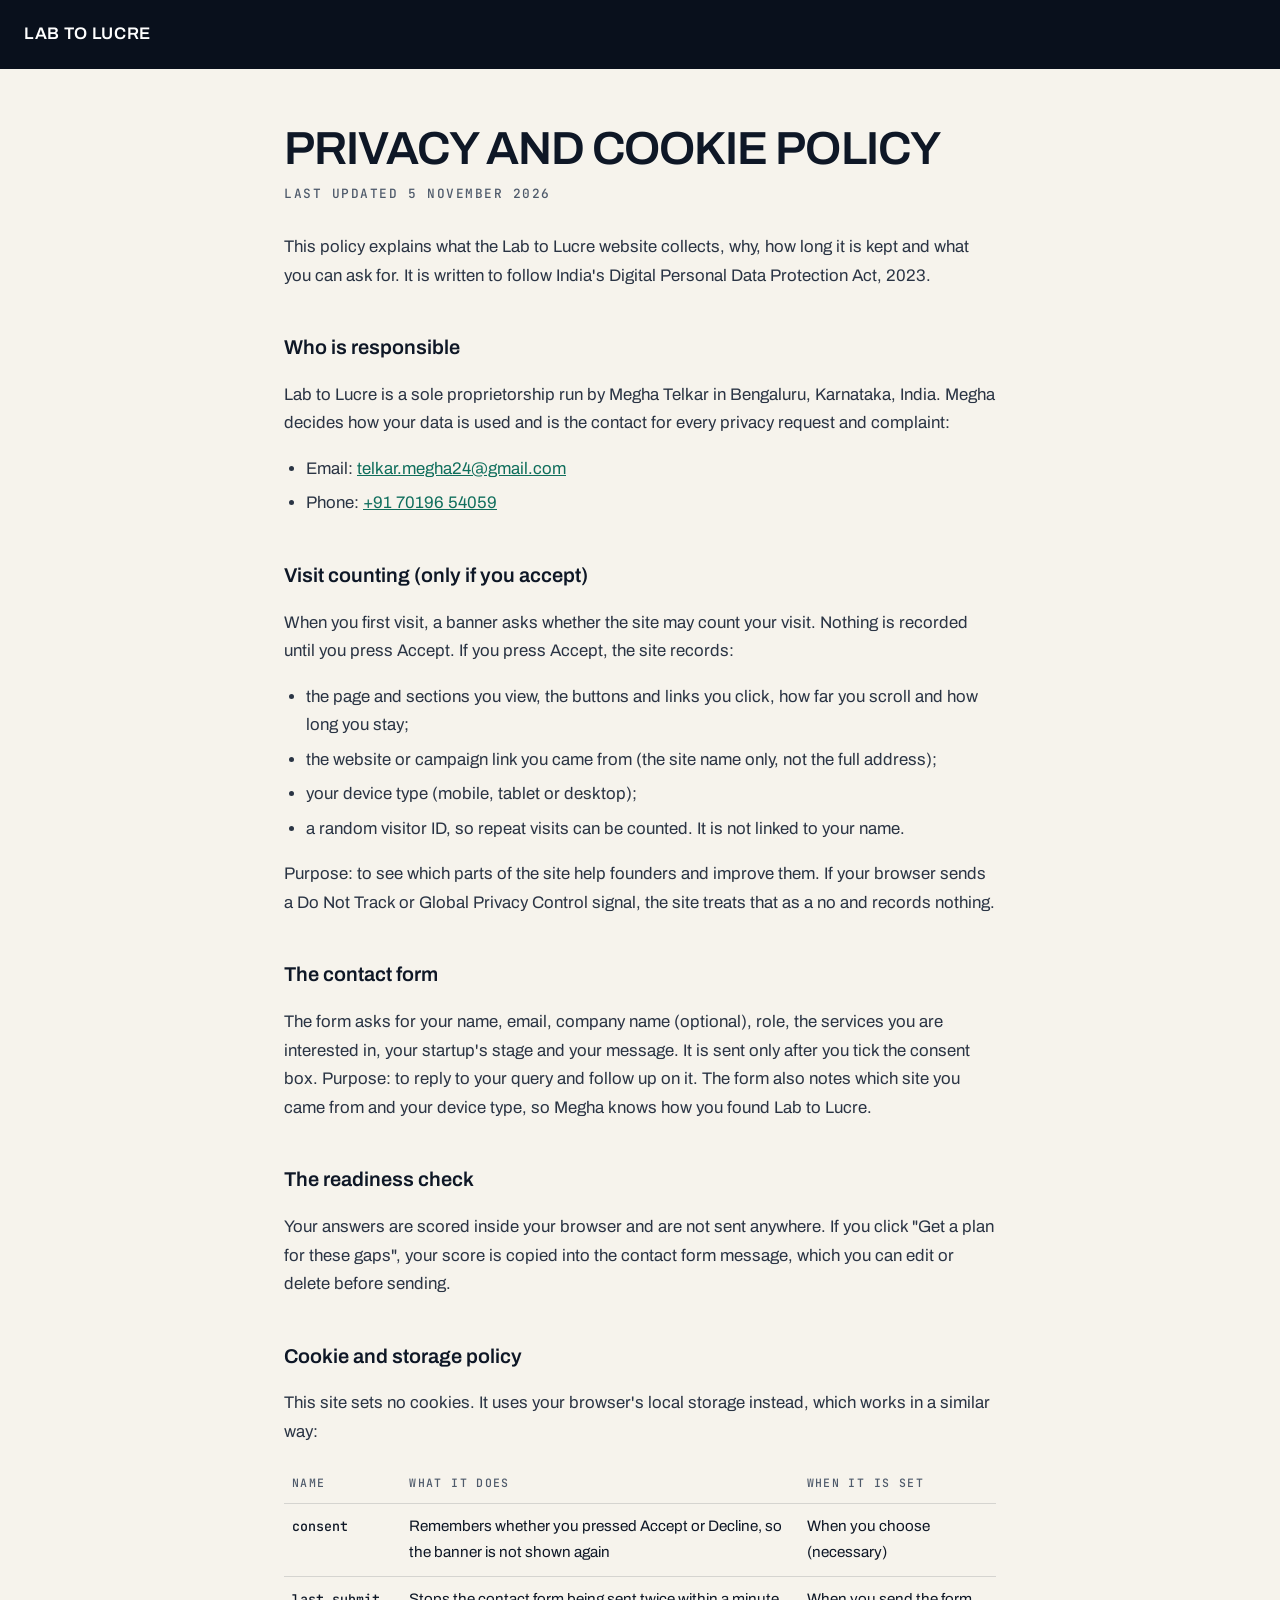
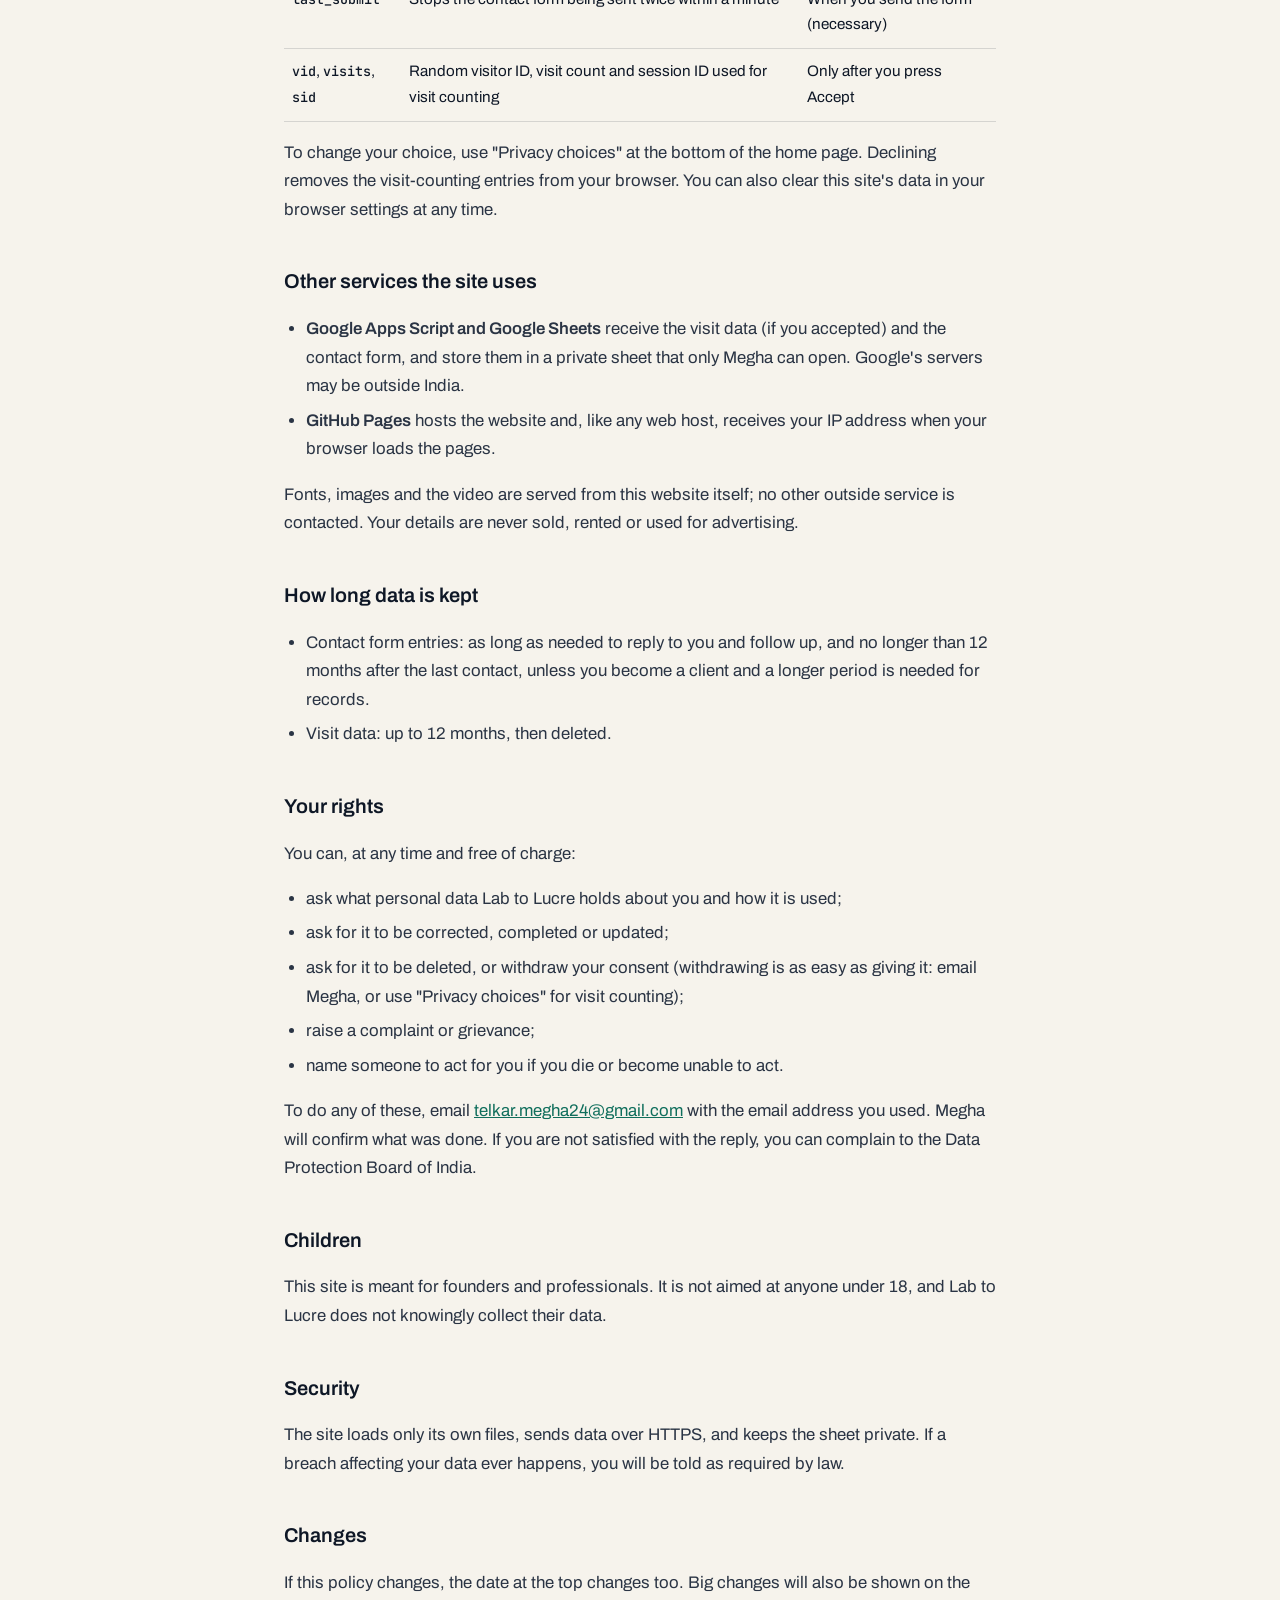
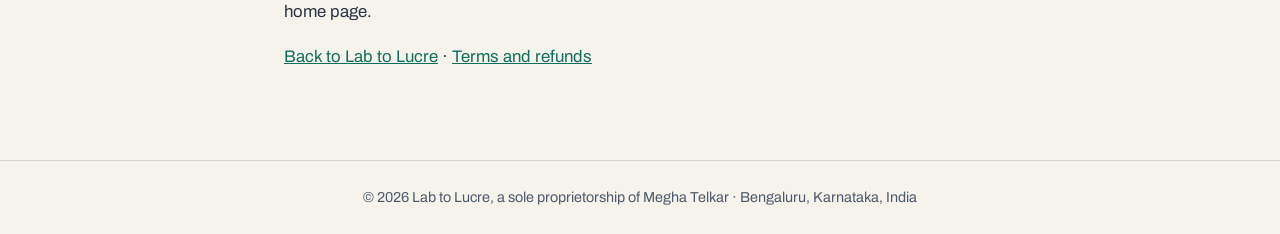
<file: privacy.html>
<!DOCTYPE html>
<html lang="en">
<head>
<meta charset="UTF-8">
<meta name="viewport" content="width=device-width, initial-scale=1">
<meta http-equiv="Content-Security-Policy" content="default-src 'self'; script-src 'none'; style-src 'self' 'unsafe-inline'; font-src 'self'; img-src 'self' data:; object-src 'none'; base-uri 'none'; form-action 'none'; upgrade-insecure-requests">
<meta name="referrer" content="strict-origin-when-cross-origin">
<title>Privacy and cookie policy | Lab to Lucre</title>
<meta name="description" content="What the Lab to Lucre website collects, why, how long it is kept, and how to see, correct or delete your data.">
<link rel="canonical" href="https://meghatelkar.github.io/megha-portfolio/privacy.html">
<link rel="icon" href="favicon.svg" type="image/svg+xml">
<link rel="icon" href="favicon-32.png" sizes="32x32" type="image/png">
<meta name="theme-color" content="#0E1726">
<link rel="stylesheet" href="assets/legal.css">
</head>
<body>
<a class="skip" href="#main">Skip to content</a>
<header><a href="./">Lab to Lucre</a></header>
<main id="main">
<h1>Privacy and cookie policy</h1>
<p class="updated">Last updated 5 November 2026</p>

<p>This policy explains what the Lab to Lucre website collects, why, how long it is kept and what you can ask for. It is written to follow India's Digital Personal Data Protection Act, 2023.</p>

<h2 id="who">Who is responsible</h2>
<p>Lab to Lucre is a sole proprietorship run by Megha Telkar in Bengaluru, Karnataka, India. Megha decides how your data is used and is the contact for every privacy request and complaint:</p>
<ul>
<li>Email: <a href="mailto:telkar.megha24@gmail.com">telkar.megha24@gmail.com</a></li>
<li>Phone: <a href="tel:+917019654059">+91 70196 54059</a></li>
</ul>

<h2 id="visits">Visit counting (only if you accept)</h2>
<p>When you first visit, a banner asks whether the site may count your visit. Nothing is recorded until you press Accept. If you press Accept, the site records:</p>
<ul>
<li>the page and sections you view, the buttons and links you click, how far you scroll and how long you stay;</li>
<li>the website or campaign link you came from (the site name only, not the full address);</li>
<li>your device type (mobile, tablet or desktop);</li>
<li>a random visitor ID, so repeat visits can be counted. It is not linked to your name.</li>
</ul>
<p>Purpose: to see which parts of the site help founders and improve them. If your browser sends a Do Not Track or Global Privacy Control signal, the site treats that as a no and records nothing.</p>

<h2 id="form">The contact form</h2>
<p>The form asks for your name, email, company name (optional), role, the services you are interested in, your startup's stage and your message. It is sent only after you tick the consent box. Purpose: to reply to your query and follow up on it. The form also notes which site you came from and your device type, so Megha knows how you found Lab to Lucre.</p>

<h2 id="check">The readiness check</h2>
<p>Your answers are scored inside your browser and are not sent anywhere. If you click "Get a plan for these gaps", your score is copied into the contact form message, which you can edit or delete before sending.</p>

<h2 id="storage">Cookie and storage policy</h2>
<p>This site sets no cookies. It uses your browser's local storage instead, which works in a similar way:</p>
<table>
<thead><tr><th scope="col">Name</th><th scope="col">What it does</th><th scope="col">When it is set</th></tr></thead>
<tbody>
<tr><td><code>consent</code></td><td>Remembers whether you pressed Accept or Decline, so the banner is not shown again</td><td>When you choose (necessary)</td></tr>
<tr><td><code>last_submit</code></td><td>Stops the contact form being sent twice within a minute</td><td>When you send the form (necessary)</td></tr>
<tr><td><code>vid</code>, <code>visits</code>, <code>sid</code></td><td>Random visitor ID, visit count and session ID used for visit counting</td><td>Only after you press Accept</td></tr>
</tbody>
</table>
<p>To change your choice, use "Privacy choices" at the bottom of the home page. Declining removes the visit-counting entries from your browser. You can also clear this site's data in your browser settings at any time.</p>

<h2 id="third">Other services the site uses</h2>
<ul>
<li><strong>Google Apps Script and Google Sheets</strong> receive the visit data (if you accepted) and the contact form, and store them in a private sheet that only Megha can open. Google's servers may be outside India.</li>
<li><strong>GitHub Pages</strong> hosts the website and, like any web host, receives your IP address when your browser loads the pages.</li>
</ul>
<p>Fonts, images and the video are served from this website itself; no other outside service is contacted. Your details are never sold, rented or used for advertising.</p>

<h2 id="retention">How long data is kept</h2>
<ul>
<li>Contact form entries: as long as needed to reply to you and follow up, and no longer than 12 months after the last contact, unless you become a client and a longer period is needed for records.</li>
<li>Visit data: up to 12 months, then deleted.</li>
</ul>

<h2 id="rights">Your rights</h2>
<p>You can, at any time and free of charge:</p>
<ul>
<li>ask what personal data Lab to Lucre holds about you and how it is used;</li>
<li>ask for it to be corrected, completed or updated;</li>
<li>ask for it to be deleted, or withdraw your consent (withdrawing is as easy as giving it: email Megha, or use "Privacy choices" for visit counting);</li>
<li>raise a complaint or grievance;</li>
<li>name someone to act for you if you die or become unable to act.</li>
</ul>
<p>To do any of these, email <a href="mailto:telkar.megha24@gmail.com">telkar.megha24@gmail.com</a> with the email address you used. Megha will confirm what was done. If you are not satisfied with the reply, you can complain to the Data Protection Board of India.</p>

<h2 id="children">Children</h2>
<p>This site is meant for founders and professionals. It is not aimed at anyone under 18, and Lab to Lucre does not knowingly collect their data.</p>

<h2 id="security">Security</h2>
<p>The site loads only its own files, sends data over HTTPS, and keeps the sheet private. If a breach affecting your data ever happens, you will be told as required by law.</p>

<h2 id="changes">Changes</h2>
<p>If this policy changes, the date at the top changes too. Big changes will also be shown on the home page.</p>

<p><a href="./">Back to Lab to Lucre</a> &middot; <a href="terms.html">Terms and refunds</a></p>
</main>
<footer>&copy; 2026 Lab to Lucre, a sole proprietorship of Megha Telkar &middot; Bengaluru, Karnataka, India</footer>
</body>
</html>
</file>
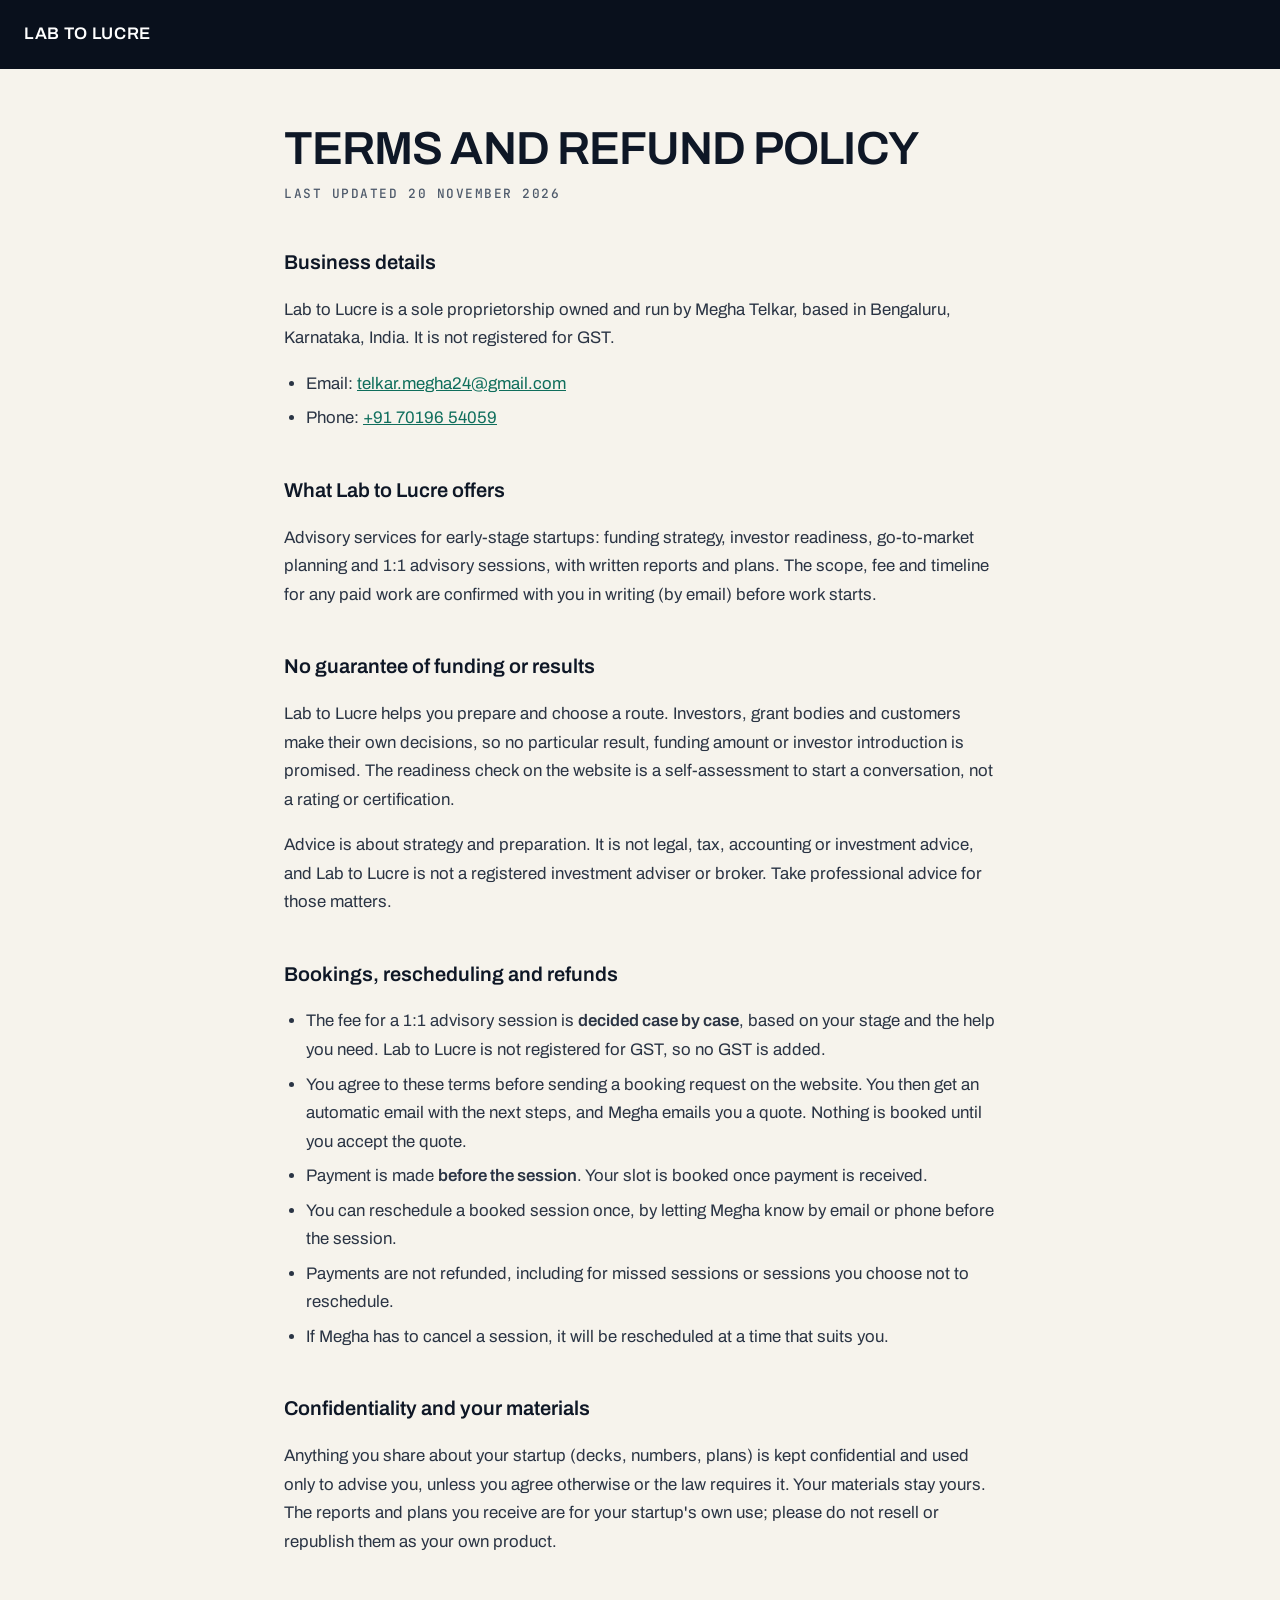
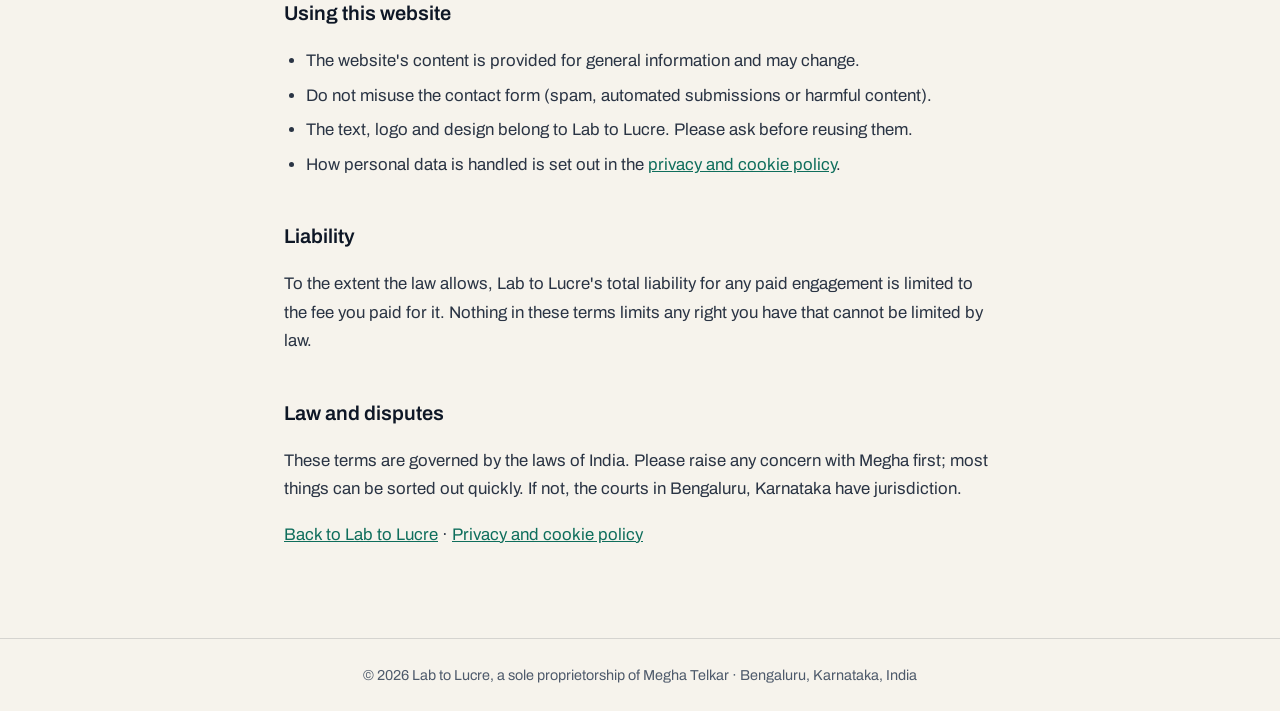
<file: terms.html>
<!DOCTYPE html>
<html lang="en">
<head>
<meta charset="UTF-8">
<meta name="viewport" content="width=device-width, initial-scale=1">
<meta http-equiv="Content-Security-Policy" content="default-src 'self'; script-src 'none'; style-src 'self' 'unsafe-inline'; font-src 'self'; img-src 'self' data:; object-src 'none'; base-uri 'none'; form-action 'none'; upgrade-insecure-requests">
<meta name="referrer" content="strict-origin-when-cross-origin">
<title>Terms and refund policy | Lab to Lucre</title>
<meta name="description" content="The terms for using the Lab to Lucre website and booking a 1:1, including how fees are quoted, rescheduling and the no-refund policy.">
<link rel="canonical" href="https://meghatelkar.github.io/megha-portfolio/terms.html">
<link rel="icon" href="favicon.svg" type="image/svg+xml">
<link rel="icon" href="favicon-32.png" sizes="32x32" type="image/png">
<meta name="theme-color" content="#0E1726">
<link rel="stylesheet" href="assets/legal.css">
</head>
<body>
<a class="skip" href="#main">Skip to content</a>
<header><a href="./">Lab to Lucre</a></header>
<main id="main">
<h1>Terms and refund policy</h1>
<p class="updated">Last updated 20 November 2026</p>

<h2 id="business">Business details</h2>
<p>Lab to Lucre is a sole proprietorship owned and run by Megha Telkar, based in Bengaluru, Karnataka, India. It is not registered for GST.</p>
<ul>
<li>Email: <a href="mailto:telkar.megha24@gmail.com">telkar.megha24@gmail.com</a></li>
<li>Phone: <a href="tel:+917019654059">+91 70196 54059</a></li>
</ul>

<h2 id="services">What Lab to Lucre offers</h2>
<p>Advisory services for early-stage startups: funding strategy, investor readiness, go-to-market planning and 1:1 advisory sessions, with written reports and plans. The scope, fee and timeline for any paid work are confirmed with you in writing (by email) before work starts.</p>

<h2 id="no-guarantee">No guarantee of funding or results</h2>
<p>Lab to Lucre helps you prepare and choose a route. Investors, grant bodies and customers make their own decisions, so no particular result, funding amount or investor introduction is promised. The readiness check on the website is a self-assessment to start a conversation, not a rating or certification.</p>
<p>Advice is about strategy and preparation. It is not legal, tax, accounting or investment advice, and Lab to Lucre is not a registered investment adviser or broker. Take professional advice for those matters.</p>

<h2 id="refunds">Bookings, rescheduling and refunds</h2>
<ul>
<li>The fee for a 1:1 advisory session is <strong>decided case by case</strong>, based on your stage and the help you need. Lab to Lucre is not registered for GST, so no GST is added.</li>
<li>You agree to these terms before sending a booking request on the website. You then get an automatic email with the next steps, and Megha emails you a quote. Nothing is booked until you accept the quote.</li>
<li>Payment is made <strong>before the session</strong>. Your slot is booked once payment is received.</li>
<li>You can reschedule a booked session once, by letting Megha know by email or phone before the session.</li>
<li>Payments are not refunded, including for missed sessions or sessions you choose not to reschedule.</li>
<li>If Megha has to cancel a session, it will be rescheduled at a time that suits you.</li>
</ul>

<h2 id="confidential">Confidentiality and your materials</h2>
<p>Anything you share about your startup (decks, numbers, plans) is kept confidential and used only to advise you, unless you agree otherwise or the law requires it. Your materials stay yours. The reports and plans you receive are for your startup's own use; please do not resell or republish them as your own product.</p>

<h2 id="website">Using this website</h2>
<ul>
<li>The website's content is provided for general information and may change.</li>
<li>Do not misuse the contact form (spam, automated submissions or harmful content).</li>
<li>The text, logo and design belong to Lab to Lucre. Please ask before reusing them.</li>
<li>How personal data is handled is set out in the <a href="privacy.html">privacy and cookie policy</a>.</li>
</ul>

<h2 id="liability">Liability</h2>
<p>To the extent the law allows, Lab to Lucre's total liability for any paid engagement is limited to the fee you paid for it. Nothing in these terms limits any right you have that cannot be limited by law.</p>

<h2 id="law">Law and disputes</h2>
<p>These terms are governed by the laws of India. Please raise any concern with Megha first; most things can be sorted out quickly. If not, the courts in Bengaluru, Karnataka have jurisdiction.</p>

<p><a href="./">Back to Lab to Lucre</a> &middot; <a href="privacy.html">Privacy and cookie policy</a></p>
</main>
<footer>&copy; 2026 Lab to Lucre, a sole proprietorship of Megha Telkar &middot; Bengaluru, Karnataka, India</footer>
</body>
</html>
</file>
<file: assets/legal.css>
@font-face{font-family:'Archivo';font-weight:400;font-display:swap;src:url(fonts/archivo-latin-400-normal.woff2) format('woff2')}
@font-face{font-family:'Archivo';font-weight:600;font-display:swap;src:url(fonts/archivo-latin-600-normal.woff2) format('woff2')}
@font-face{font-family:'JetBrains Mono';font-weight:500;font-display:swap;src:url(fonts/jetbrains-mono-latin-500-normal.woff2) format('woff2')}
*{box-sizing:border-box}
body{margin:0;font-family:'Archivo',system-ui,sans-serif;color:#0E1726;background:#F6F3EC;line-height:1.7;font-size:1.05rem}
.skip{position:absolute;left:-9999px}.skip:focus{left:8px;top:8px;background:#F5B83D;color:#0E1726;padding:8px 14px;border-radius:8px;z-index:9}
header{background:#09101C;padding:20px 24px}
header a{color:#fff;text-decoration:none;font-weight:600;letter-spacing:.04em;text-transform:uppercase}
main{max-width:760px;margin:0 auto;padding:56px 24px 72px}
h1{font-weight:600;text-transform:uppercase;letter-spacing:-.02em;font-size:clamp(2rem,5vw,2.9rem);line-height:1.05;margin:0 0 10px}
h2{font-weight:600;font-size:1.25rem;margin:40px 0 8px}
.updated{font-family:'JetBrains Mono',monospace;font-size:.8rem;letter-spacing:.12em;text-transform:uppercase;color:#4E5A6B;margin:0 0 28px}
p,li{color:#2A3444}
ul{padding-left:22px}li{margin-bottom:6px}
a{color:#0F6E5C}
a:focus-visible{outline:3px solid #0F6E5C;outline-offset:3px;border-radius:3px}
table{width:100%;border-collapse:collapse;font-size:.95rem;margin:12px 0}
th,td{text-align:left;padding:10px 8px;border-bottom:1px solid rgba(14,23,38,.14);vertical-align:top}
th{font-family:'JetBrains Mono',monospace;font-size:.72rem;letter-spacing:.12em;text-transform:uppercase;color:#4E5A6B;font-weight:500}
code{font-family:'JetBrains Mono',monospace;font-size:.88em}
footer{text-align:center;padding:24px;color:#4E5A6B;font-size:.9rem;border-top:1px solid rgba(14,23,38,.14)}
@media (max-width:560px){table,thead,tbody,tr,th,td{display:block}thead{display:none}td{border:0;padding:4px 0}tr{border-bottom:1px solid rgba(14,23,38,.14);padding:10px 0}}
</file>
